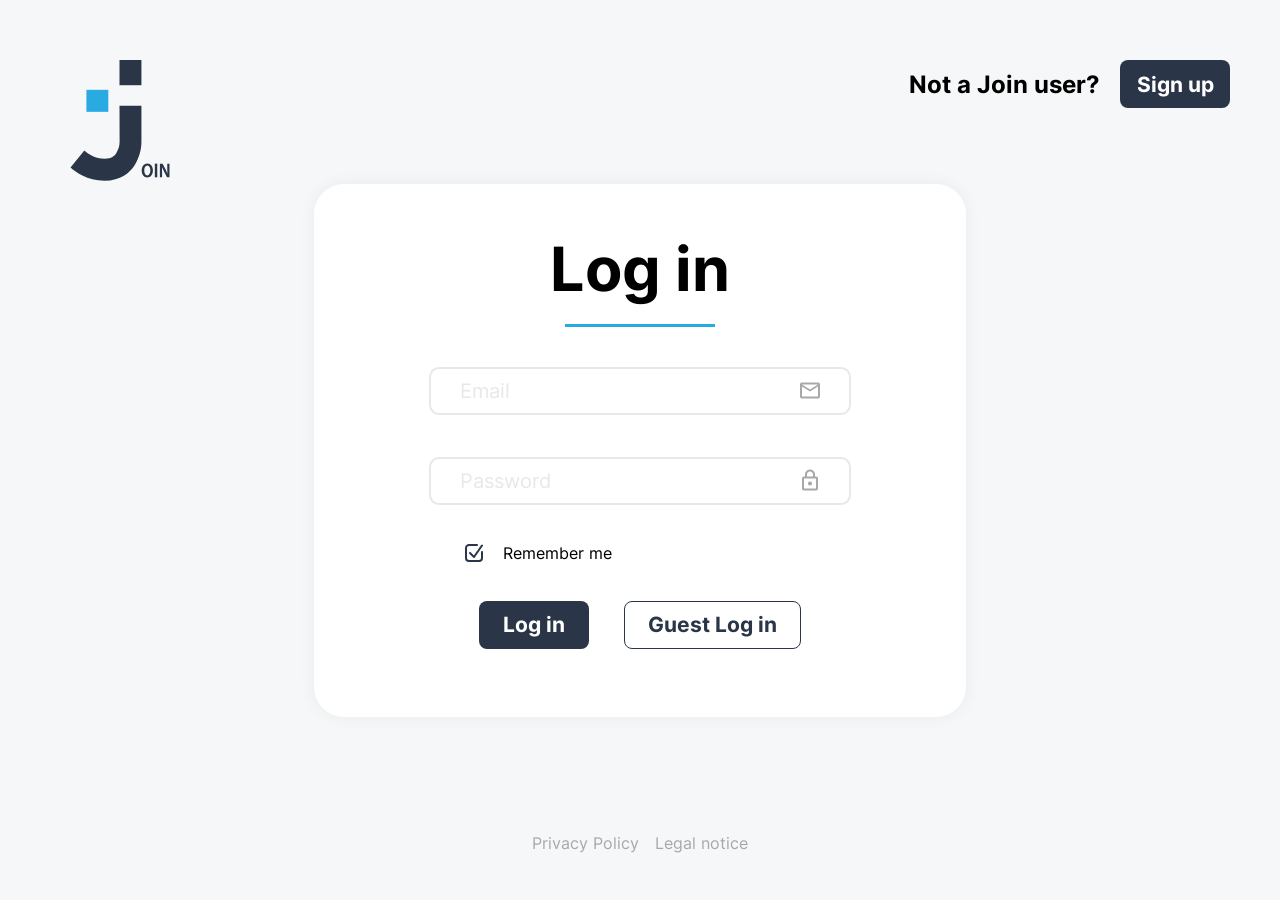
<file: index.html>
<!DOCTYPE html>
<html lang="en">

<head>
  <meta charset="UTF-8">
  <meta name="viewport" content="width=device-width, initial-scale=1.0">
  <title>Join</title>
  <link rel="icon" type="image/svg" href="./assets/img/LogoFavicon.svg">

  <script src="./js/storage.js"></script>
  <script src="html.js"></script>
  <script src="script.js"></script>


  <link rel="stylesheet" href="style.css" />
  <link rel="stylesheet" href="./css/mobile_index.css">
  <link rel="stylesheet" href="./fonts.css" />

</head>

<body onload="init()">
  <div class="mobile-start-screen">
    <svg class="mobile-logo" xmlns="http://www.w3.org/2000/svg" width="101" height="122" viewBox="0 0 101 122"
      fill="none">
      <path d="M71.6725 0H49.5146V25.4923H71.6725V0Z" fill="white" />
      <path
        d="M49.5142 46.2251H71.6721V82.1779C71.7733 90.8292 69.3112 99.3153 64.5986 106.557C59.9455 113.594 50.963 121.966 34.3446 121.966C16.2434 121.966 5.69286 113.406 0 108.715L13.9765 91.4743C19.533 96.0112 24.885 99.7435 34.4299 99.7435C41.6567 99.7435 44.5372 96.7988 46.2247 94.2307C48.5186 90.6637 49.7052 86.4923 49.6335 82.2464L49.5142 46.2251Z"
        fill="white" />
      <path d="M38.2135 30.1318H16.0557V52.3884H38.2135V30.1318Z" fill="#29ABE2" />
      <path
        d="M83.2795 111.522C83.2795 116.265 80.8762 118.815 77.5184 118.815C74.1607 118.815 71.9619 115.785 71.9619 111.762C71.9619 107.739 74.2288 104.554 77.7059 104.554C81.183 104.554 83.2795 107.687 83.2795 111.522ZM74.5356 111.711C74.5356 114.57 75.6776 116.675 77.6377 116.675C79.5978 116.675 80.7057 114.45 80.7057 111.539C80.7057 108.988 79.6831 106.592 77.6377 106.592C75.5924 106.592 74.5356 108.903 74.5356 111.711Z"
        fill="white" />
      <path d="M87.6771 104.76V118.593H85.2227V104.76H87.6771Z" fill="white" />
      <path
        d="M90.3359 118.593V104.76H93.0631L95.9947 110.461C96.7494 111.952 97.4209 113.483 98.006 115.049C97.8526 113.337 97.7844 111.368 97.7844 109.177V104.76H100.034V118.593H97.4946L94.5289 112.772C93.7437 111.243 93.0438 109.671 92.4324 108.064C92.4324 109.776 92.5517 111.711 92.5517 114.09V118.576L90.3359 118.593Z"
        fill="white" />
    </svg>
  </div>
  <div class="main-container-index">

    <svg class="main-logo" width="274" height="335" viewBox="0 0 274 335" fill="none"
      xmlns="http://www.w3.org/2000/svg">
      <path d="M196.314 0H135.623V69.8251H196.314V0Z" fill="#2A3647" />
      <path
        d="M135.623 126.614H196.315V225.091C196.592 248.787 189.848 272.031 176.94 291.868C164.195 311.141 139.591 334.072 94.0723 334.072C44.4917 334.072 15.5931 310.626 0 297.777L38.2825 250.554C53.5021 262.981 68.1615 273.204 94.3057 273.204C114.101 273.204 121.99 265.138 126.612 258.104C132.896 248.334 136.146 236.908 135.95 225.279L135.623 126.614Z"
        fill="#2A3647" />
      <path d="M104.67 82.5332H43.9781V143.495H104.67V82.5332Z" fill="#29ABE2" />
      <path
        d="M228.108 305.467C228.108 318.456 221.525 325.444 212.328 325.444C203.131 325.444 197.108 317.143 197.108 306.123C197.108 295.103 203.318 286.381 212.842 286.381C222.366 286.381 228.108 294.962 228.108 305.467ZM204.158 305.983C204.158 313.814 207.286 319.582 212.655 319.582C218.024 319.582 221.058 313.486 221.058 305.514C221.058 298.526 218.257 291.961 212.655 291.961C207.053 291.961 204.158 298.292 204.158 305.983Z"
        fill="#2A3647" />
      <path d="M240.153 286.944V324.834H233.43V286.944H240.153Z" fill="#2A3647" />
      <path
        d="M247.436 324.834V286.944H254.905L262.935 302.56C265.002 306.643 266.842 310.838 268.444 315.127C268.024 310.438 267.837 305.045 267.837 299.042V286.944H274V324.834H267.044L258.92 308.89C256.77 304.702 254.853 300.397 253.178 295.994C253.178 300.684 253.505 305.983 253.505 312.501V324.787L247.436 324.834Z"
        fill="#2A3647" />
    </svg>

    <div class="sing-up-header">
      <h2>Not a Join user?</h2>
      <button class="btn-log-in" onclick="renderSignUp()">Sign up</button>
    </div>

    <div id="log_container" class="log-container">

    </div>
    <div id="sing_up_mobile" class="sing-up-header-mobile">
      <h2>Not a Join user?</h2>
      <button class="btn-log-in btn-log-mobile" onclick="renderSignUp()">Sign up</button>
    </div>
  </div>
  </div>

  <div class="footer-text-container">
    <a class="footer-text" href="privacy_policy_without_log_in.html" target="_blank">Privacy Policy</a>
    <a class="footer-text" href="legal_notice_without_log_in.html" target="_blank">Legal notice</a>
  </div>

</body>

</html>
</file>
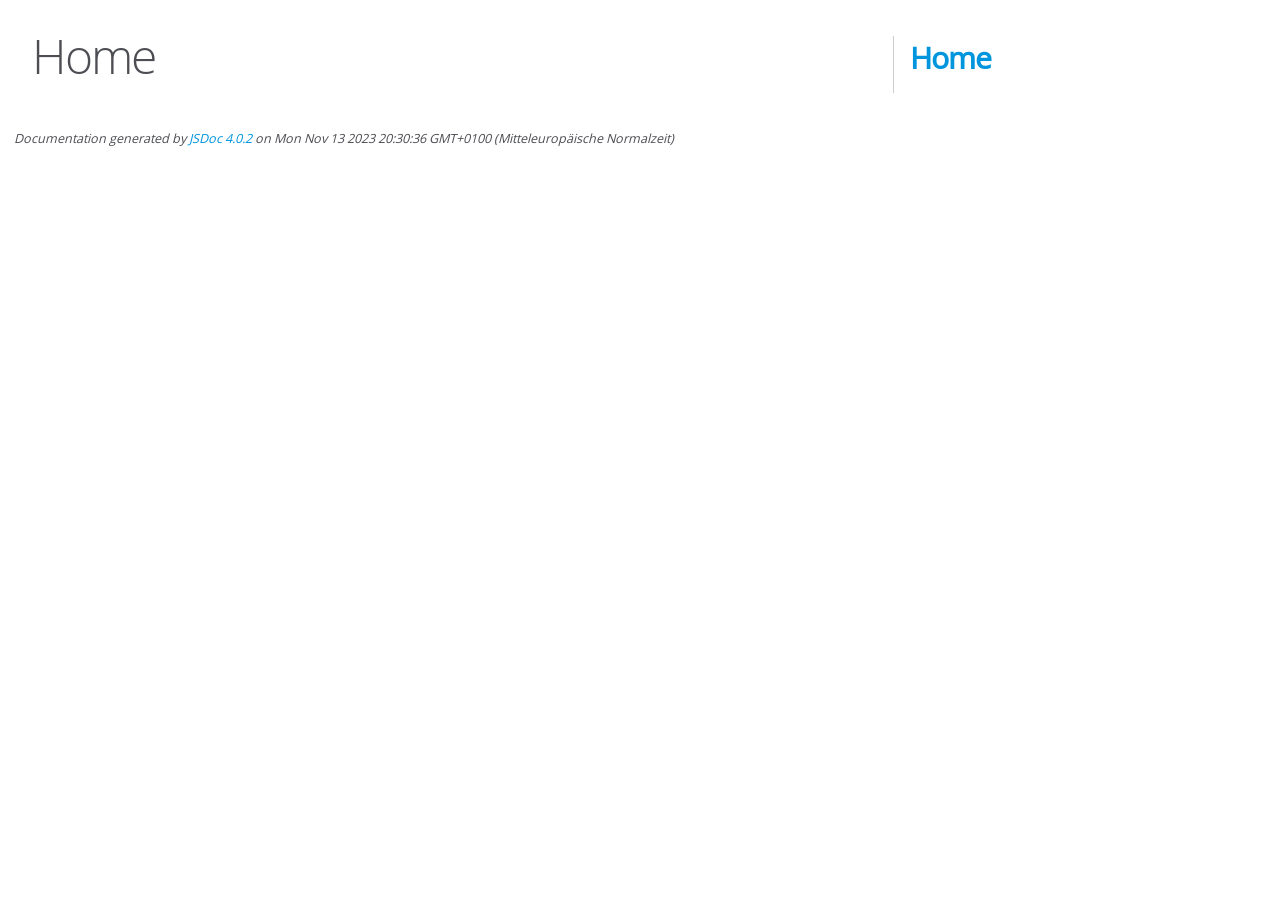
<file: out/index.html>
<!DOCTYPE html>
<html lang="en">
<head>
    <meta charset="utf-8">
    <title>JSDoc: Home</title>

    <script src="scripts/prettify/prettify.js"> </script>
    <script src="scripts/prettify/lang-css.js"> </script>
    <!--[if lt IE 9]>
      <script src="//html5shiv.googlecode.com/svn/trunk/html5.js"></script>
    <![endif]-->
    <link type="text/css" rel="stylesheet" href="styles/prettify-tomorrow.css">
    <link type="text/css" rel="stylesheet" href="styles/jsdoc-default.css">
</head>

<body>

<div id="main">

    <h1 class="page-title">Home</h1>

    



    


    <h3> </h3>










    









</div>

<nav>
    <h2><a href="index.html">Home</a></h2>
</nav>

<br class="clear">

<footer>
    Documentation generated by <a href="https://github.com/jsdoc/jsdoc">JSDoc 4.0.2</a> on Mon Nov 13 2023 20:30:36 GMT+0100 (Mitteleuropäische Normalzeit)
</footer>

<script> prettyPrint(); </script>
<script src="scripts/linenumber.js"> </script>
</body>
</html>
</file>
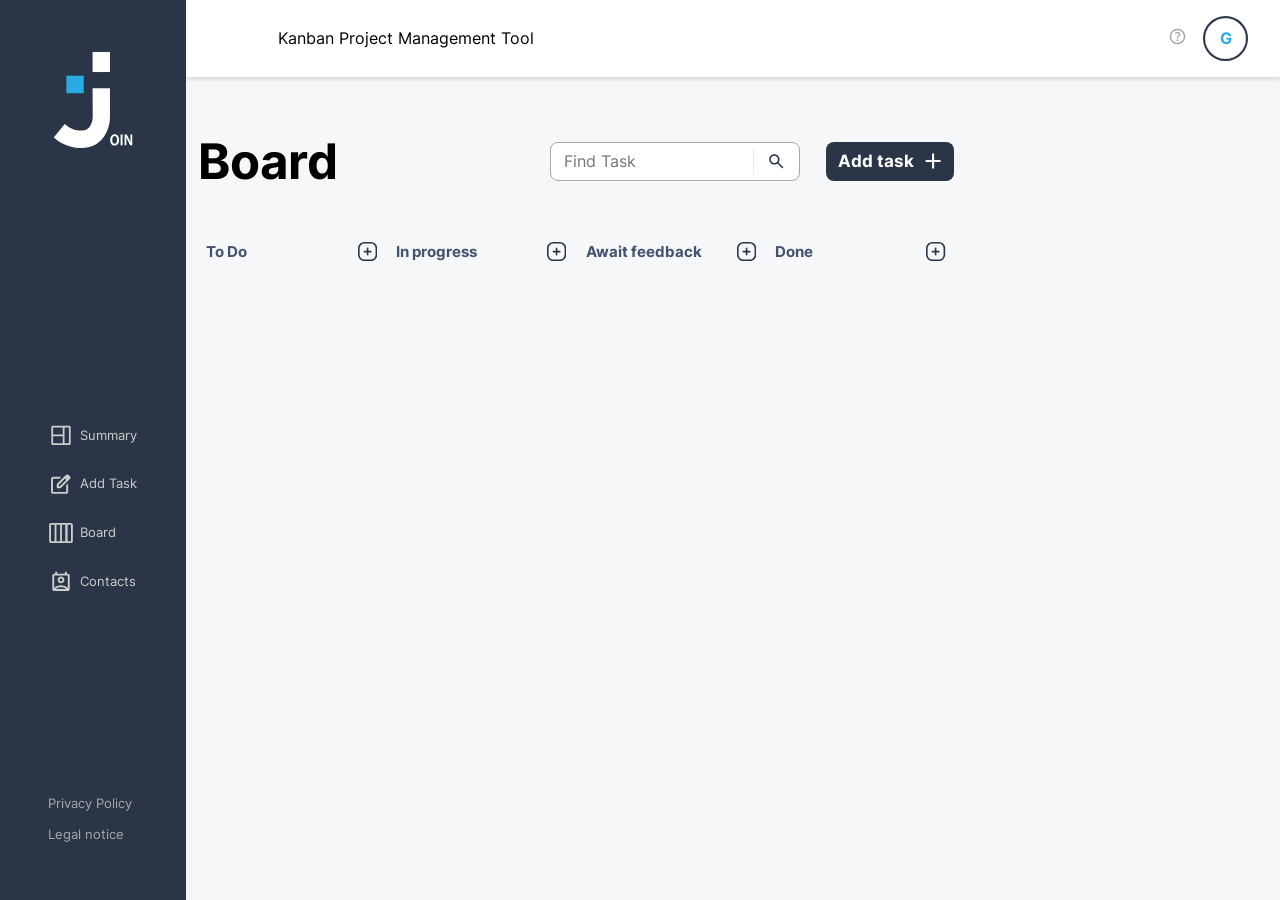
<file: board.html>
<!DOCTYPE html>
<html lang="en">

<head>
	<meta charset="UTF-8" />
	<meta name="viewport" content="width=device-width, initial-scale=1.0" />
	<title>Join</title>
	<link rel="icon" type="image/svg" href="./assets/img/LogoFavicon.svg" />
	<link rel="stylesheet" href="./css/sidebar-header_template.css" />
	<link rel="stylesheet" href="./css/board.css" />
	<link rel="stylesheet" href="./css/slider.css" />
	<link rel="stylesheet" href="./css/mobile-header-footer.css" />
	<link rel="stylesheet" href="./css/add-task-slider.css" />
	<link rel="stylesheet" href="./css/edit-board-slider.css" />
	<link rel="stylesheet" href="./fonts.css" />
	<link rel="stylesheet" href="style.css" />
	<link rel="stylesheet" href="./css/mobile_board.css" />
	
	<script src="./js/contacts_generate_html.js"></script>
	<script src="./js/storage.js"></script>
	<script src="./script.js"></script>
	<script src="./js/render-board.js"></script>
	<script src="./js/render-add-task-slider.js"></script>
	<script src="./js/task-move-to.js"></script>
	<script src="./js/board.js"></script>
	<script src="./js/sidebar-header.js"></script>
	<script src="./js/add-task-slider.js"></script>
	<script src="./js/task-open.js"></script>
	<script src="./js/task-edit.js"></script>
	<script src="./js/slider.js"></script>
</head>

<body class="mobile-body" onload="includeHTML(); initBoard();">
	<div class="w3include-container">
		<!-- sidebar template -->
		<div w3-include-html="assets/templates/sidebar_template.html"></div>

		<main id="main_container_board" class="main-container-board">
			<!-- header template -->
			<div w3-include-html="assets/templates/header_template.html" class="w3-header"></div>
			<!-- board container -->
			<div class="board-container">
				<!-- board Header -->
				<div class="board-head">
					<h1>Board</h1>
					<div id="search_on_task_container">
						<div id="input_section">
							<input id="find_task" type="text" placeholder="Find Task"
								onkeyup="searchTask(); setTimeout(closeFilter(),1000)" />
							<div class="task-search-field">
								<div class="seperator"></div>
								<div class="search-button" onclick="searchTask()">
									<svg width="1.8rem" height="1.8rem" viewBox="0 0 18 18" fill="none"
										xmlns="http://www.w3.org/2000/svg">
										<path
											d="M6.71181 13.2137C4.89463 13.2137 3.35669 12.5843 2.098 11.3256C0.839307 10.0669 0.209961 8.52899 0.209961 6.71181C0.209961 4.89463 0.839307 3.35669 2.098 2.098C3.35669 0.839307 4.89463 0.209961 6.71181 0.209961C8.52899 0.209961 10.0669 0.839307 11.3256 2.098C12.5843 3.35669 13.2137 4.89463 13.2137 6.71181C13.2137 7.44535 13.097 8.13721 12.8636 8.7874C12.6302 9.43758 12.3134 10.0127 11.9133 10.5129L17.5149 16.1145C17.6983 16.2979 17.79 16.5313 17.79 16.8147C17.79 17.0981 17.6983 17.3315 17.5149 17.5149C17.3315 17.6983 17.0981 17.79 16.8147 17.79C16.5313 17.79 16.2979 17.6983 16.1145 17.5149L10.5129 11.9133C10.0127 12.3134 9.43758 12.6302 8.7874 12.8636C8.13721 13.097 7.44535 13.2137 6.71181 13.2137ZM6.71181 11.2131C7.96217 11.2131 9.02497 10.7755 9.90022 9.90022C10.7755 9.02497 11.2131 7.96217 11.2131 6.71181C11.2131 5.46145 10.7755 4.39865 9.90022 3.5234C9.02497 2.64815 7.96217 2.21053 6.71181 2.21053C5.46145 2.21053 4.39865 2.64815 3.5234 3.5234C2.64815 4.39865 2.21053 5.46145 2.21053 6.71181C2.21053 7.96217 2.64815 9.02497 3.5234 9.90022C4.39865 10.7755 5.46145 11.2131 6.71181 11.2131Z"
											fill="#2A3647"></path>
									</svg>
								</div>
							</div>
						</div>
						<div id="no_task_found">No tasks found!</div>
					</div>
					<div id="add_task_button" onclick="loadAddTaskSlider('to-do')">
						<div>
							<span class="mobile-d-none">Add task</span>
							<svg width="2.0rem" height="2.0rem" viewBox="0 0 20 20" fill="none"
								xmlns="http://www.w3.org/2000/svg">
								<path
									d="M8.73438 11.3327H0.734375V8.66602H8.73438V0.666016H11.401V8.66602H19.401V11.3327H11.401V19.3327H8.73438V11.3327Z"
									fill="white"></path>
							</svg>
						</div>
					</div>
				</div>

				<!-- Board Content Colums-->
				<div id="board_content">
					<div id="board_todo_section" class="column-section">
						<!-- Tasks Column Header -->
						<div id="board_todo_section_head" class="column-title-area">
							<h3>To Do</h3>
							<svg onclick="loadAddTaskSlider('to-do')" width="2.4rem" height="2.4rem" viewBox="0 0 24 24"
								fill="none" xmlns="http://www.w3.org/2000/svg"
								onclick="addTaskSlider('to-do'); handleInputFocus();">
								<path d="M12 8V16" stroke="#2A3647" stroke-width="2" stroke-linecap="round"></path>
								<path d="M16 12.0754L8 12.0754" stroke="#2A3647" stroke-width="2"
									stroke-linecap="round"></path>
								<rect x="1" y="1" width="22" height="22" rx="7" stroke="#2A3647" stroke-width="2">
								</rect>
							</svg>
						</div>

						<!-- To Do Task Drop Zone-->
						<div id="to-do" class="column-drop-zone" ondrop="moveTo('to-do'); removeHighlight('to-do')"
							ondragover="allowDrop(event), highlight('to-do')" ondragleave="removeHighlight('to-do')"
							style="padding: 0px; height: 100%">
							<!-- Task Card -->
						</div>
					</div>

					<div id="board_in_progress_section" class="column-section">
						<!-- Tasks Column Header -->
						<div id="board_in_porogress_section_head" class="column-title-area">
							<h3>In progress</h3>
							<svg onclick="loadAddTaskSlider('in-progress')" width="2.4rem" height="2.4rem"
								viewBox="0 0 24 24" fill="none" xmlns="http://www.w3.org/2000/svg"
								onclick="addTaskSlider('in-progress'); handleInputFocus();">
								<path d="M12 8V16" stroke="#2A3647" stroke-width="2" stroke-linecap="round"></path>
								<path d="M16 12.0754L8 12.0754" stroke="#2A3647" stroke-width="2"
									stroke-linecap="round"></path>
								<rect x="1" y="1" width="22" height="22" rx="7" stroke="#2A3647" stroke-width="2">
								</rect>
							</svg>
						</div>
						<!-- In Progress Task Drop Zone-->
						<div id="in-progress" class="column-drop-zone"
							ondrop="moveTo('in-progress'); removeHighlight('in-progress')"
							ondragover="allowDrop(event), highlight('in-progress')"
							ondragleave="removeHighlight('in-progress')" style="padding: 0px; height: 100%">
							<!-- Task Card -->
						</div>
					</div>

					<div id="board_await_feedback_section" class="column-section">
						<!-- Tasks Column Header -->
						<div id="board_await_feedback_section_head" class="column-title-area">
							<h3>Await feedback</h3>
							<svg onclick="loadAddTaskSlider('await-feedback')" width="2.4rem" height="2.4rem"
								viewBox="0 0 24 24" fill="none" xmlns="http://www.w3.org/2000/svg"
								onclick="addTaskSlider('await-feedback'); handleInputFocus();">
								<path d="M12 8V16" stroke="#2A3647" stroke-width="2" stroke-linecap="round"></path>
								<path d="M16 12.0754L8 12.0754" stroke="#2A3647" stroke-width="2"
									stroke-linecap="round"></path>
								<rect x="1" y="1" width="22" height="22" rx="7" stroke="#2A3647" stroke-width="2">
								</rect>
							</svg>
						</div>
						<!-- Await Feedback Task Drop Zone-->
						<div id="await-feedback" class="column-drop-zone"
							ondrop="moveTo('await-feedback'); removeHighlight('await-feedback')"
							ondragover="allowDrop(event), highlight('await-feedback')"
							ondragleave="removeHighlight('await-feedback')" style="padding: 0px; height: 100%">
							<!-- Task Card -->
						</div>
					</div>

					<div id="board_done_section" class="column-section">
						<!-- Tasks Column Header -->
						<div class="column-title-area">
							<h3 id="board_done_section_head">Done</h3>
							<svg onclick="loadAddTaskSlider('done')" width="2.4rem" height="2.4rem" viewBox="0 0 24 24"
								fill="none" xmlns="http://www.w3.org/2000/svg"
								onclick="addTaskSlider('done'); handleInputFocus();">
								<path d="M12 8V16" stroke="#2A3647" stroke-width="2" stroke-linecap="round"></path>
								<path d="M16 12.0754L8 12.0754" stroke="#2A3647" stroke-width="2"
									stroke-linecap="round"></path>
								<rect x="1" y="1" width="22" height="22" rx="7" stroke="#2A3647" stroke-width="2">
								</rect>
							</svg>
						</div>
						<!-- Done Task Drop Zone-->
						<div id="done" class="column-drop-zone" ondrop="moveTo('done'); removeHighlight('done')"
							ondragover="allowDrop(event), highlight('done')" ondragleave="removeHighlight('done')"
							style="padding: 0px; height: 100%">
							<!-- Task Card -->
						</div>
					</div>
				</div>

				<!-- Task Open Content Slider-->
				<div id="task_overlay_bg" class="slider-center d-none"
					onclick="hideTaskOpen('task_open_overlay_frame')"></div>

				<!-- Task Added to Board -->
				<div id="task_added_to_board" class="slider-center d-none">
					<div class="task-added-on-board">
						<div>Task added to board</div>
						<svg xmlns="http://www.w3.org/2000/svg" width="31" height="26" viewBox="0 0 31 26" fill="none">
							<path
								d="M23.4544 2.77273L23.4545 23.2271C23.4538 23.8296 23.2142 24.4074 22.7881 24.8334C22.362 25.2595 21.7843 25.4992 21.1817 25.4998L16.6363 25.4998C16.0338 25.4992 15.456 25.2595 15.03 24.8334C14.6039 24.4074 14.3642 23.8296 14.3636 23.2271L14.3636 2.77273C14.3642 2.17015 14.6039 1.59243 15.03 1.16635C15.456 0.740262 16.0338 0.500623 16.6363 0.50002L21.1817 0.50002C21.7843 0.500623 22.362 0.740262 22.7881 1.16635C23.2142 1.59243 23.4538 2.17015 23.4544 2.77273ZM16.6363 23.2271L21.1817 23.2271L21.1817 2.77273L16.6363 2.77273L16.6363 23.2271ZM16.6363 2.77273L16.6363 23.2271C16.6357 23.8296 16.3961 24.4073 15.97 24.8334C15.5439 25.2595 14.9662 25.4991 14.3636 25.4997L9.81823 25.4997C9.21566 25.4991 8.63794 25.2595 8.21185 24.8334C7.78577 24.4073 7.54613 23.8296 7.54553 23.227L7.54553 2.7727C7.54613 2.17013 7.78577 1.59241 8.21185 1.16632C8.63793 0.740238 9.21566 0.500602 9.81823 0.5L14.3636 0.499999C14.9662 0.500602 15.5439 0.740238 15.97 1.16632C16.3961 1.59241 16.6357 2.17015 16.6363 2.77273ZM9.81823 23.227L14.3636 23.2271L14.3636 2.77273L9.81823 2.7727L9.81823 23.227ZM9.81823 2.7727L9.81823 23.227C9.81763 23.8296 9.57799 24.4073 9.15191 24.8334C8.72582 25.2595 8.1481 25.4991 7.54553 25.4997L3.00012 25.4997C2.39755 25.4991 1.81983 25.2595 1.39374 24.8334C0.967657 24.4073 0.728019 23.8296 0.727417 23.227L0.727416 2.7727C0.728018 2.17013 0.967656 1.59241 1.39374 1.16632C1.81982 0.740238 2.39755 0.500603 3.00012 0.5L7.54553 0.5C8.1481 0.500602 8.72582 0.740238 9.1519 1.16632C9.57799 1.59241 9.81763 2.17013 9.81823 2.7727ZM3.00012 23.227L7.54553 23.227L7.54553 2.7727L3.00012 2.7727L3.00012 23.227Z"
								fill="white" />
							<path
								d="M30.2726 2.77298L30.2726 23.2273C30.272 23.8299 30.0323 24.4076 29.6062 24.8337C29.1802 25.2598 28.6024 25.4994 27.9999 25.5L23.4545 25.5C22.8519 25.4994 22.2742 25.2598 21.8481 24.8337C21.422 24.4076 21.1824 23.8296 21.1817 23.2271L21.1817 2.77273C21.1823 2.17015 21.422 1.59268 21.8481 1.1666C22.2742 0.740514 22.8519 0.500876 23.4544 0.500274L27.9999 0.500273C28.6024 0.500876 29.1801 0.740514 29.6062 1.1666C30.0323 1.59268 30.272 2.1704 30.2726 2.77298ZM23.4545 23.2271L27.9999 23.2273L27.9999 2.77298L23.4544 2.77273L23.4545 23.2271Z"
								fill="white" />
						</svg>
					</div>
				</div>
			</div>
			<div w3-include-html="assets/templates/mobile_sidebar_template.html"></div>
		</main>
	</div>
</body>

</html>
</file>
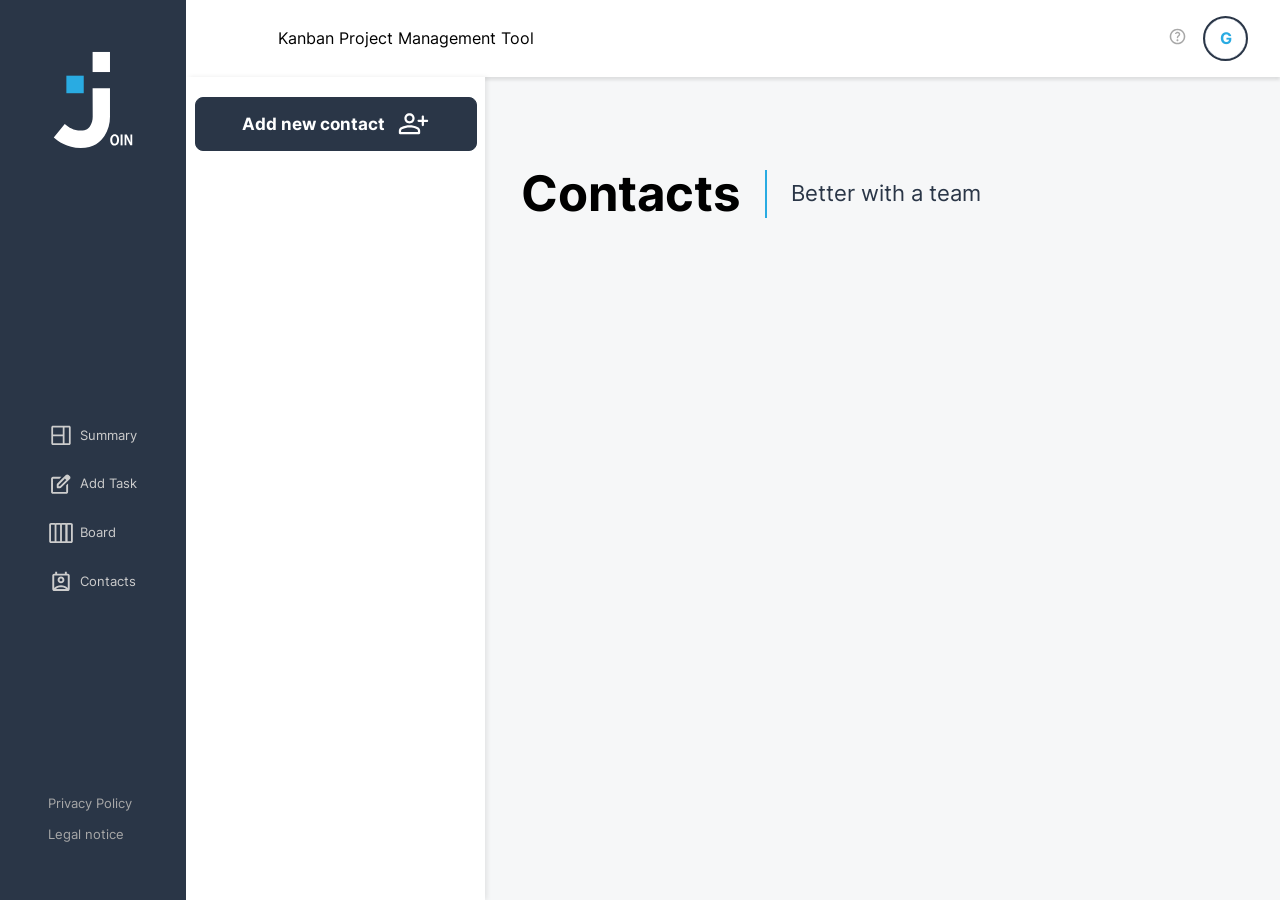
<file: contacts.html>
<!DOCTYPE html>
<html lang="en">

<head>
  <meta charset="UTF-8" />
  <meta name="viewport" content="width=device-width, initial-scale=1.0" />
  <title>Join</title>

    <link rel="icon" type="image/svg" href="./assets/img/LogoFavicon.svg"/>    

    <link rel="stylesheet" href="style.css"/>
    <link rel="stylesheet" href="./fonts.css"/>
    <link rel="stylesheet" href="./css/add_task.css"/>
    <link rel="stylesheet" href="./css/sidebar-header_template.css"/>
    <link rel="stylesheet" href="./css/mobile-header-footer.css"/>
    <link rel="stylesheet" href="./css/contacts.css"/>
    <link rel="stylesheet" href="./css/contacts-overlay.css"/>
    <link rel="stylesheet" href="./css/contacts-mobile.css"/>

    <script src="./js/contacts_generate_html.js"></script>
    <script src="./js/storage.js"></script>
    <script src="./script.js"></script>
    <script src="./js/sidebar-header.js"></script>
    <script src="./js/add_task.js"></script>
    <script src="html.js"></script>
    <script src="./js/contacts.js"></script>
    <script src="./js/contacts_overlay_and_mobile.js"></script>
    <script src="./js/board.js"></script>
    <script src="./js/render-board.js"></script>
  </head>

  <body onload="includeHTML(), initContacts()">
    <div class="w3include-container">
      <div w3-include-html="assets/templates/sidebar_template.html"></div>
      <main>
        <div class="resp-position-fixed" w3-include-html="assets/templates/header_template.html"></div>
        <div class="contacts-main">
          <div id="add_new_contact_main" class="add-new-contact-main">
            <div class="contact-list">
              <div class="primary-contact" onclick="showOverlay()">Add new contact <img src="./assets/img/primary-contact-icon.svg"/>
              </div>              
              <div id="contact_container"></div>
            </div>            
          </div>
          

          <div id="contacts_container_right" class="contacts-container-right show-responsive-details">
            <div class="contacts-better-container">
              <div id="resp_arrow_back" class="resp-arrow-back d-none" onclick="closeResponsiveDetails()">
                <img class="responsive-arrow-back" src="./assets/img/arrow-left-line.svg"></div>
              <div class="contacts-letter">Contacts</div>
              <div class="vector-line"></div>
              <div class="better-team">Better with a team</div>
              <div class="horizontal-vector-line d-none"></div>

            </div>

            <div id="show_contact_details" class="show-contact-details d-none" onclick="showContactDetails()">
            </div>
            <div id="contact_succesfully_created" class="contact-succesfully-created">Contact succesfully created</div>
          </div>
        </div>    

        <form>
          <div id="add_new_contact" class="overlay-add-contact d-none">
            <div class="overlay-container-left"><img class="add-contact-overlay-icon" src="./assets/img/join-overlay-icon-white.svg"/>
              <div class="overlay-letter-add-contact">Add contact
                <div class="overlay-letters-better">Tasks are better with a team!
                </div>
                <div class="overlay-vectorline-horizontal"></div>
              </div>
            </div>

            <div class="overlay-container-right">
              <div class="overlay-close" id="cancel_overlay" onclick="cancelOverlay()">
                <img class="oyerlay-close-img" id="overlay_close_img" src="./assets/img/cancel.svg" />                  
              </div>
              <div class="overlay-add-contact-container">
                <div class="overlay-input-data"><input type="text" id="contact_Name" required placeholder="Name"/>
                  <img class="overlay-contact-icons" src="./assets/img/overlay-person.svg"/>
                </div>
                <div class="overlay-input-data"><input type="email" id="contact_Email" required placeholder="Email"/>
                  <img class="overlay-contact-icons" src="./assets/img/overlay-mail.svg"/>
                </div>
                <div class="overlay-input-data"><input type="tel" id="contact_Phone" required placeholder="Phone" pattern="[0-9]*" inputmode="numeric"/>
                  <img class="overlay-contact-icons" src="./assets/img/overlay-call.svg"/>
                </div>
              </div>
              <div class="cancel-and-create-container">
                <div id="overlay_cancel_button" class="overlay-cancel-button" onclick="cancelOverlay()">Cancel
                  <svg xmlns="http://www.w3.org/2000/svg" width="24" height="25" viewBox="0 0 24 25" fill="none">
                    <mask id="mask0_71720_5473" style="mask-type: alpha" maskUnits="userSpaceOnUse" x="0" y="0" width="24" height="25">
                      <rect y="0.96582" width="24" height="24" fill="#D9D9D9"/>
                    </mask>
                    <g mask="url(#mask0_71720_5473)">
                      <path d="M11.9998 14.3659L7.0998 19.2659C6.91647 19.4492 6.68314 19.5409 6.3998 19.5409C6.11647 19.5409 5.88314 19.4492 5.6998 19.2659C5.51647 19.0825 5.4248 18.8492 5.4248 18.5659C5.4248 18.2825 5.51647 18.0492 5.6998 17.8659L10.5998 12.9659L5.6998 8.06587C5.51647 7.88254 5.4248 7.6492 5.4248 7.36587C5.4248 7.08254 5.51647 6.8492 5.6998 6.66587C5.88314 6.48254 6.11647 6.39087 6.3998 6.39087C6.68314 6.39087 6.91647 6.48254 7.0998 6.66587L11.9998 11.5659L16.8998 6.66587C17.0831 6.48254 17.3165 6.39087 17.5998 6.39087C17.8831 6.39087 18.1165 6.48254 18.2998 6.66587C18.4831 6.8492 18.5748 7.08254 18.5748 7.36587C18.5748 7.6492 18.4831 7.88254 18.2998 8.06587L13.3998 12.9659L18.2998 17.8659C18.4831 18.0492 18.5748 18.2825 18.5748 18.5659C18.5748 18.8492 18.4831 19.0825 18.2998 19.2659C18.1165 19.4492 17.8831 19.5409 17.5998 19.5409C17.3165 19.5409 17.0831 19.4492 16.8998 19.2659L11.9998 14.3659Z"
                        fill="#2A3647"/>
                    </g>
                  </svg>
                </div>

                <button id="overlay_create_contact_button" class="overlay-create-contact-button" onclick="addNewContact(event)">Create contact

                  <img src="./assets/img/overlay-ok.svg" />
                </button>
              </div>
              <div id="overlay_contact_circle" class="overlay-contact-circle">
                <img id="contact_gray" class="contact-gray" src="./assets/img/contacts-circle-grey.svg"/>
                <img id="contact_person_white" class="contact-person-white" src="./assets/img/person-white.svg"/>

              </div>
            </div>
          </div>

        </form>

        <div id="handle_resp_contact_container" class="handle-resp-contact-container">            
            <img id="handle_resp_contact_icon" class="resp-contact-icon" src="./assets/img/primary-contact-icon.svg" onclick="showOverlay()"/>          
        </div>       


        </div>
      </div>

      <div class="resp-footer" w3-include-html="assets/templates/mobile_sidebar_template.html">
      </div>
    </main>
  </div>
</body>

</html>
</file>
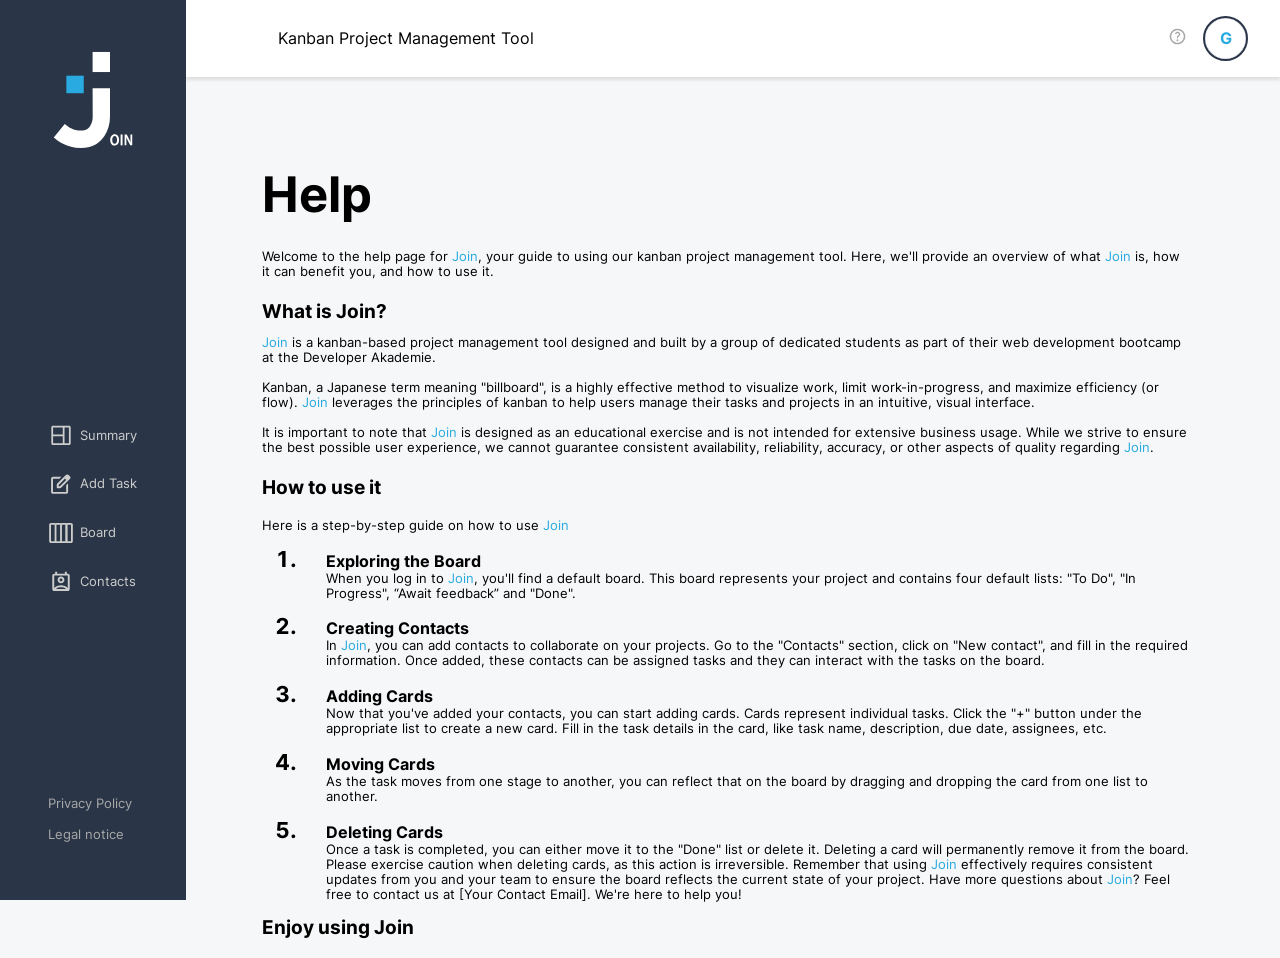
<file: help.html>
<!DOCTYPE html>
<html lang="en">

<head>
	<meta charset="UTF-8" />
	<meta name="viewport" content="width=device-width, initial-scale=1.0" />
	<title>Join</title>
	<link rel="icon" type="image/svg" href="./assets/img/LogoFavicon.svg">
	<link rel="stylesheet" href="./css/sidebar-header_template.css" />
	<link rel="stylesheet" href="./css/mobile-header-footer.css">
	<link rel="stylesheet" href="./fonts.css" />
	<link rel="stylesheet" href="style.css">
	<link rel="stylesheet" href="./css/help.css">
	<script src="./js/storage.js"></script>
	<script src="script.js"></script>
	<script src="./js/sidebar-header.js"></script>


</head>

<body onload="includeHTML(), initSidePages()">
	<div class="w3include-container">
		<div w3-include-html="assets/templates/sidebar_template.html"></div>
		<main class="main-content-help">
			<div w3-include-html="assets/templates/header_template.html" class="w3-header"></div>

			<div class="help-content">

				<div class="help-header1">
					<h1>Help</h1>

				</div>
				<p class="pb-24">Welcome to the help page for <span>Join</span>, your guide to using our kanban project
					management
					tool. Here,
					we'll provide an overview of what <span>Join</span> is, how it can benefit you, and how to use it.
				</p>
				<H2 class="pb-16">What is Join?</H2>
				<p class="pb-24"><span>Join</span> is a kanban-based project management tool designed and built by a
					group of
					dedicated students as
					part of their web development bootcamp at the Developer Akademie.
					<br>
					<br>
					Kanban, a Japanese term meaning "billboard", is a highly effective method to visualize work, limit
					work-in-progress, and maximize efficiency (or flow). <span>Join</span> leverages the principles of
					kanban to help
					users manage their tasks and projects in an intuitive, visual interface.
					<br>
					<br>
					It is important to note that <span>Join</span> is designed as an educational exercise and is not
					intended for
					extensive business usage. While we strive to ensure the best possible user experience, we cannot
					guarantee consistent availability, reliability, accuracy, or other aspects of quality regarding
					<span>Join</span>.
				</p>
				<H2 class="pb-24">How to use it</H2>
				<p class="pb-16">Here is a step-by-step guide on how to use <span>Join</span></p>
				<ol>
					<li>
						<div>Exploring the Board</div>

						<p class="pb-16">When you log in to <span>Join</span>, you'll find a default board. This board
							represents
							your project and
							contains four default lists: "To Do", "In Progress", “Await feedback” and "Done".</p>
					</li>
					<li>
						<div>Creating Contacts</div>

						<p class="pb-16">In <span>Join</span>, you can add contacts to collaborate on your projects. Go
							to the
							"Contacts" section,
							click on "New contact", and fill in the required information. Once added, these contacts can
							be assigned tasks and they can interact with the tasks on the board.</p>
					</li>
					<li>
						<div>Adding Cards</div>

						<p class="pb-16">Now that you've added your contacts, you can start adding cards. Cards
							represent individual
							tasks. Click the "+" button under the appropriate list to create a new card. Fill in the
							task details in the card, like task name, description, due date, assignees, etc.</p>
					</li>
					<li>
						<div>Moving Cards</div>

						<p class="pb-16">As the task moves from one stage to another, you can reflect that on the board
							by dragging
							and dropping the card from one list to another.</p>
					</li>
					<li>
						<div>Deleting Cards</div>

						<p class="pb-16">Once a task is completed, you can either move it to the "Done" list or delete
							it. Deleting a
							card will permanently remove it from the board. Please exercise caution when deleting cards,
							as
							this action is irreversible.
							Remember that using <span>Join</span> effectively requires consistent updates from you and
							your team to
							ensure the board reflects the current state of your project. Have more questions about
							<span>Join</span>?
							Feel free to contact us at [Your Contact Email]. We're here
							to help you!
						</p>
					</li>
				</ol>
				<h2 class="pb-24">Enjoy using Join</h2>

			</div>
			<div w3-include-html="assets/templates/mobile_sidebar_template.html"></div>
		</main>
	</div>
</body>

</html>
</file>
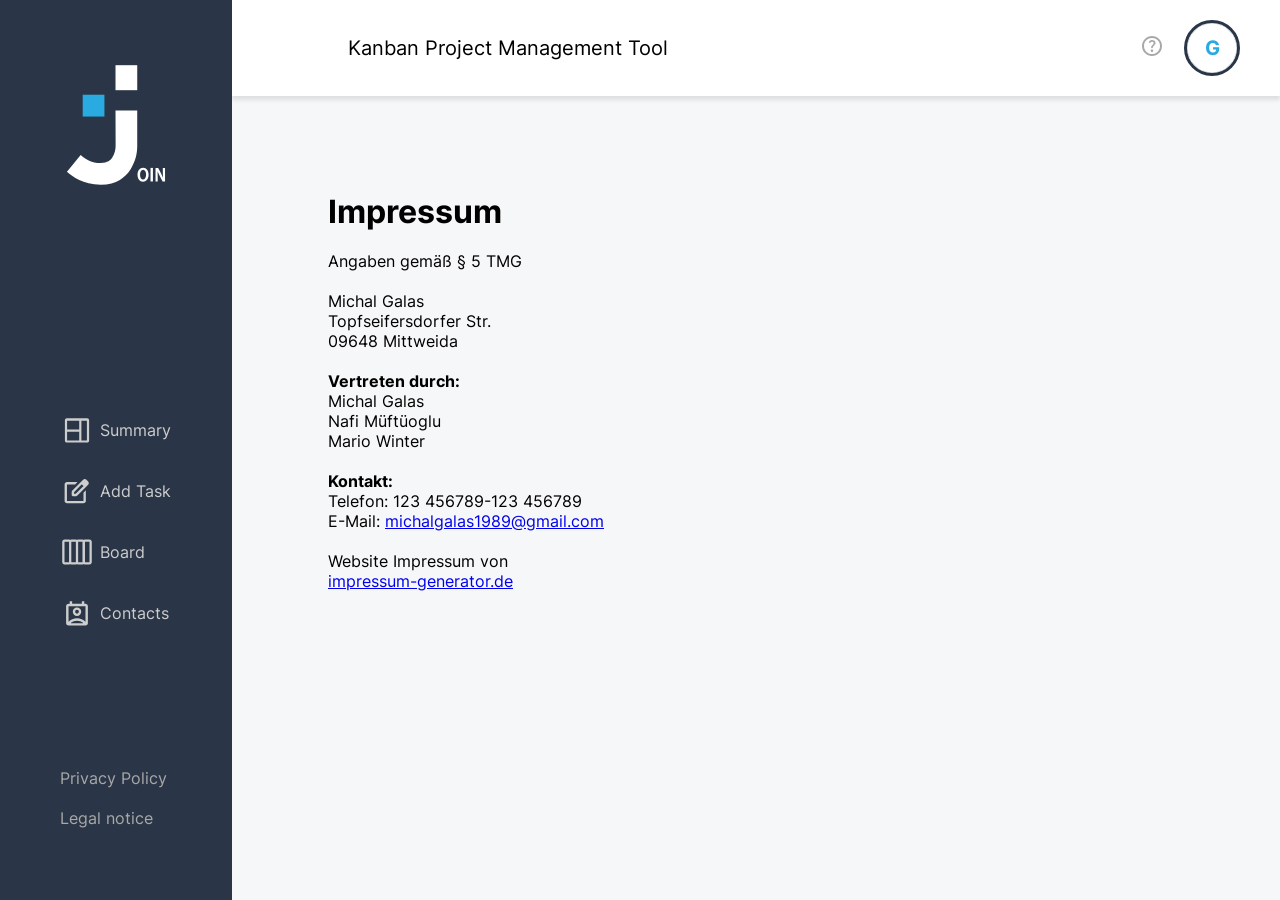
<file: legal_notice.html>
<!DOCTYPE html>
<html lang="en">

<head>
    <meta charset="UTF-8">
    <meta name="viewport" content="width=device-width, initial-scale=1.0">
    <title>Join</title>
    <link rel="icon" type="image/svg" href="./assets/img/LogoFavicon.svg">
    <link rel="stylesheet" href="style.css" />
    <link rel="stylesheet" href="./fonts.css" />
    <link rel="stylesheet" href="./css/sidebar-header_template.css">
    <link rel="stylesheet" href="./css/mobile-header-footer.css">
    <link rel="stylesheet" href="./css/legal_notice.css">
    <script src="./js/storage.js"></script>
    <script src="script.js"></script>
    <script src="./js/sidebar-header.js"></script>
</head>

<body onload="includeHTML(), initSidePages()">
    <div class="w3include-container">
        <div w3-include-html="assets/templates/sidebar_template.html"></div>
        <main class="legal-notice-content">
            <div w3-include-html="assets/templates/header_template.html" class="w3-header"></div>

            <div class='impressum'>
                <h1>Impressum</h1><br>
                <p>Angaben gemäß § 5 TMG</p>
                <br>
                <p>Michal Galas <br>
                    Topfseifersdorfer Str.<br>
                    09648 Mittweida <br>
                </p>
                <br>
                <p> <strong>Vertreten durch: </strong><br>
                    Michal Galas<br>
                    Nafi Müftüoglu<br>
                    Mario Winter<br>
                </p>
                <br>
                <p><strong>Kontakt:</strong> <br>
                    Telefon: 123 456789-123 456789<br>
                    E-Mail: <a href='mailto:michalgalas1989@gmail.com'>michalgalas1989@gmail.com</a></br></p><br>
                Website Impressum von <a href="https://www.impressum-generator.de">impressum-generator.de</a>
            </div>
            <div w3-include-html="assets/templates/mobile_sidebar_template.html"></div>
        </main>
    </div>

</body>

</html>
</file>
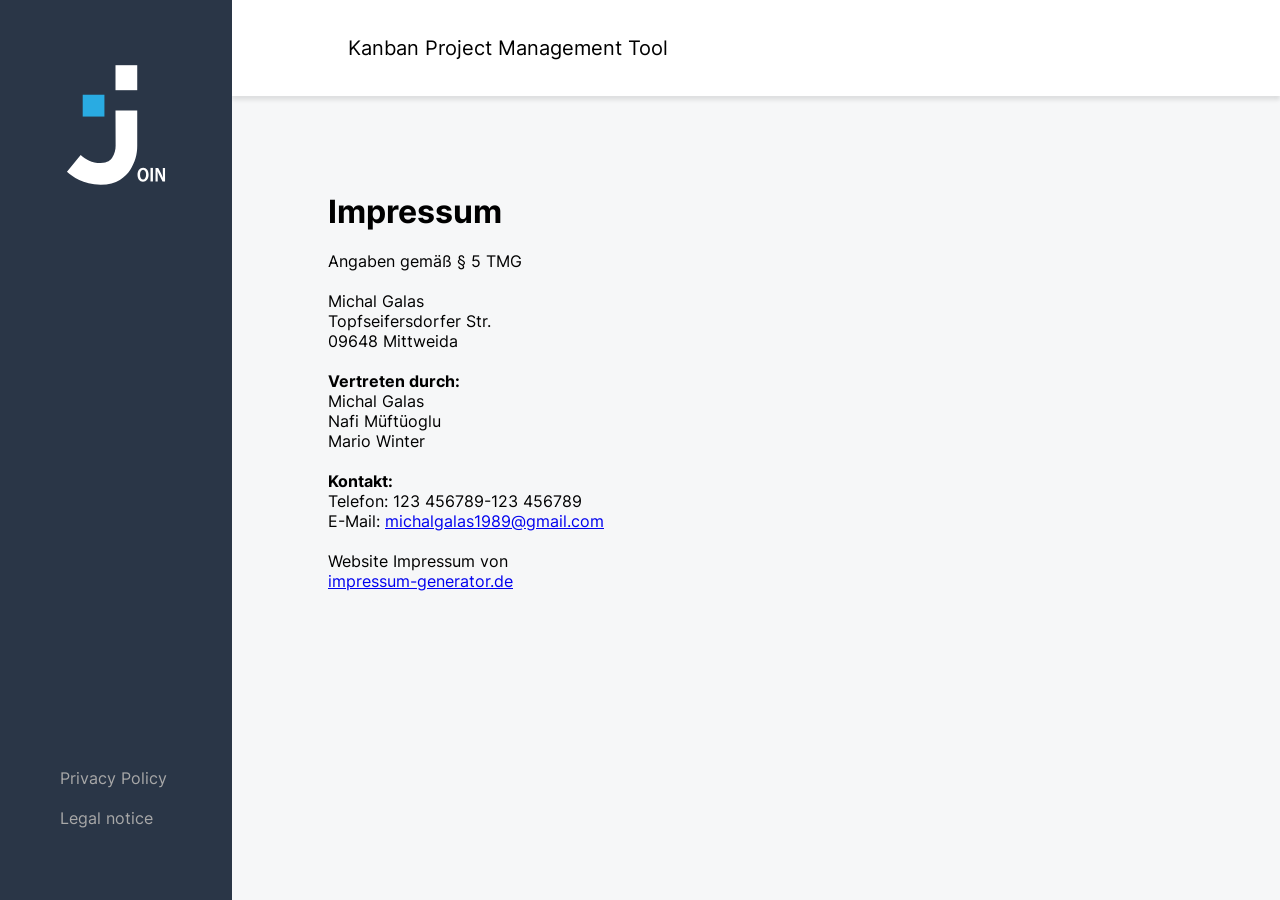
<file: legal_notice_without_log_in.html>
<!DOCTYPE html>
<html lang="en">

<head>
    <meta charset="UTF-8">
    <meta name="viewport" content="width=device-width, initial-scale=1.0">
    <title>Join</title>
    <link rel="icon" type="image/svg" href="./assets/img/LogoFavicon.svg">

    <link rel="stylesheet" href="style.css" />
    <link rel="stylesheet" href="./fonts.css" />
    <link rel="stylesheet" href="./css/sidebar-header_template.css">
    <link rel="stylesheet" href="./css/mobile-header-footer.css">
    <link rel="stylesheet" href="./css/legal_notice.css">
    <script src="script.js"></script>
    <script src="./js/sidebar-header.js"></script>
    <script src="./js/impressum-without-log-in.js"></script>
</head>

<body onload="init()">
    <div class="w3include-container">
        <div w3-include-html="assets/templates/sidebar_template.html"></div>
        <main class="legal-notice-content">
            <div w3-include-html="assets/templates/header_template.html" class="w3-header"></div>

            <div class='impressum'>
                <h1>Impressum</h1><br>
                <p>Angaben gemäß § 5 TMG</p>
                <br>
                <p>Michal Galas <br>
                    Topfseifersdorfer Str.<br>
                    09648 Mittweida <br>
                </p>
                <br>
                <p> <strong>Vertreten durch: </strong><br>
                    Michal Galas<br>
                    Nafi Müftüoglu<br>
                    Mario Winter<br>
                </p>
                <br>
                <p><strong>Kontakt:</strong> <br>
                    Telefon: 123 456789-123 456789<br>
                    E-Mail: <a href='mailto:michalgalas1989@gmail.com'>michalgalas1989@gmail.com</a></br></p><br>
                Website Impressum von <a href="https://www.impressum-generator.de">impressum-generator.de</a>
            </div>
            <div w3-include-html="assets/templates/mobile_sidebar_template.html"></div>
        </main>
    </div>

</body>

</html>
</file>
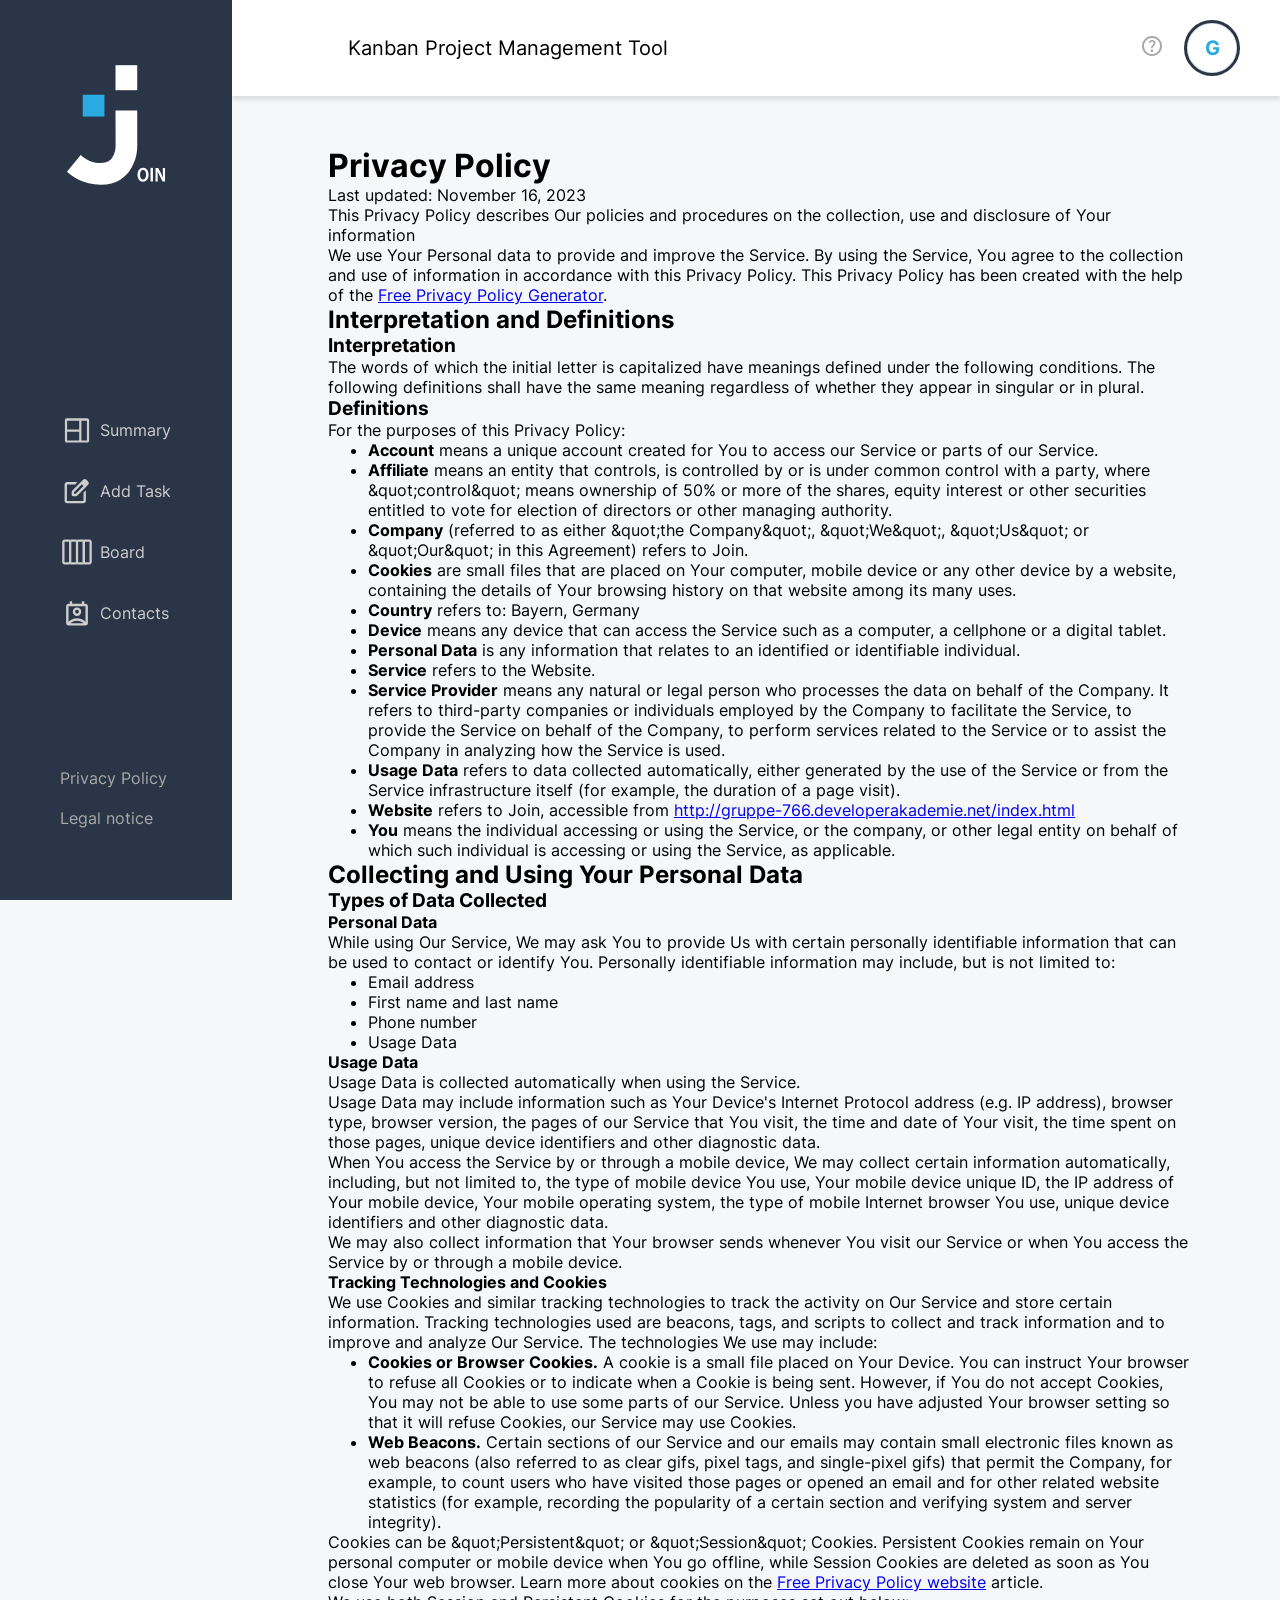
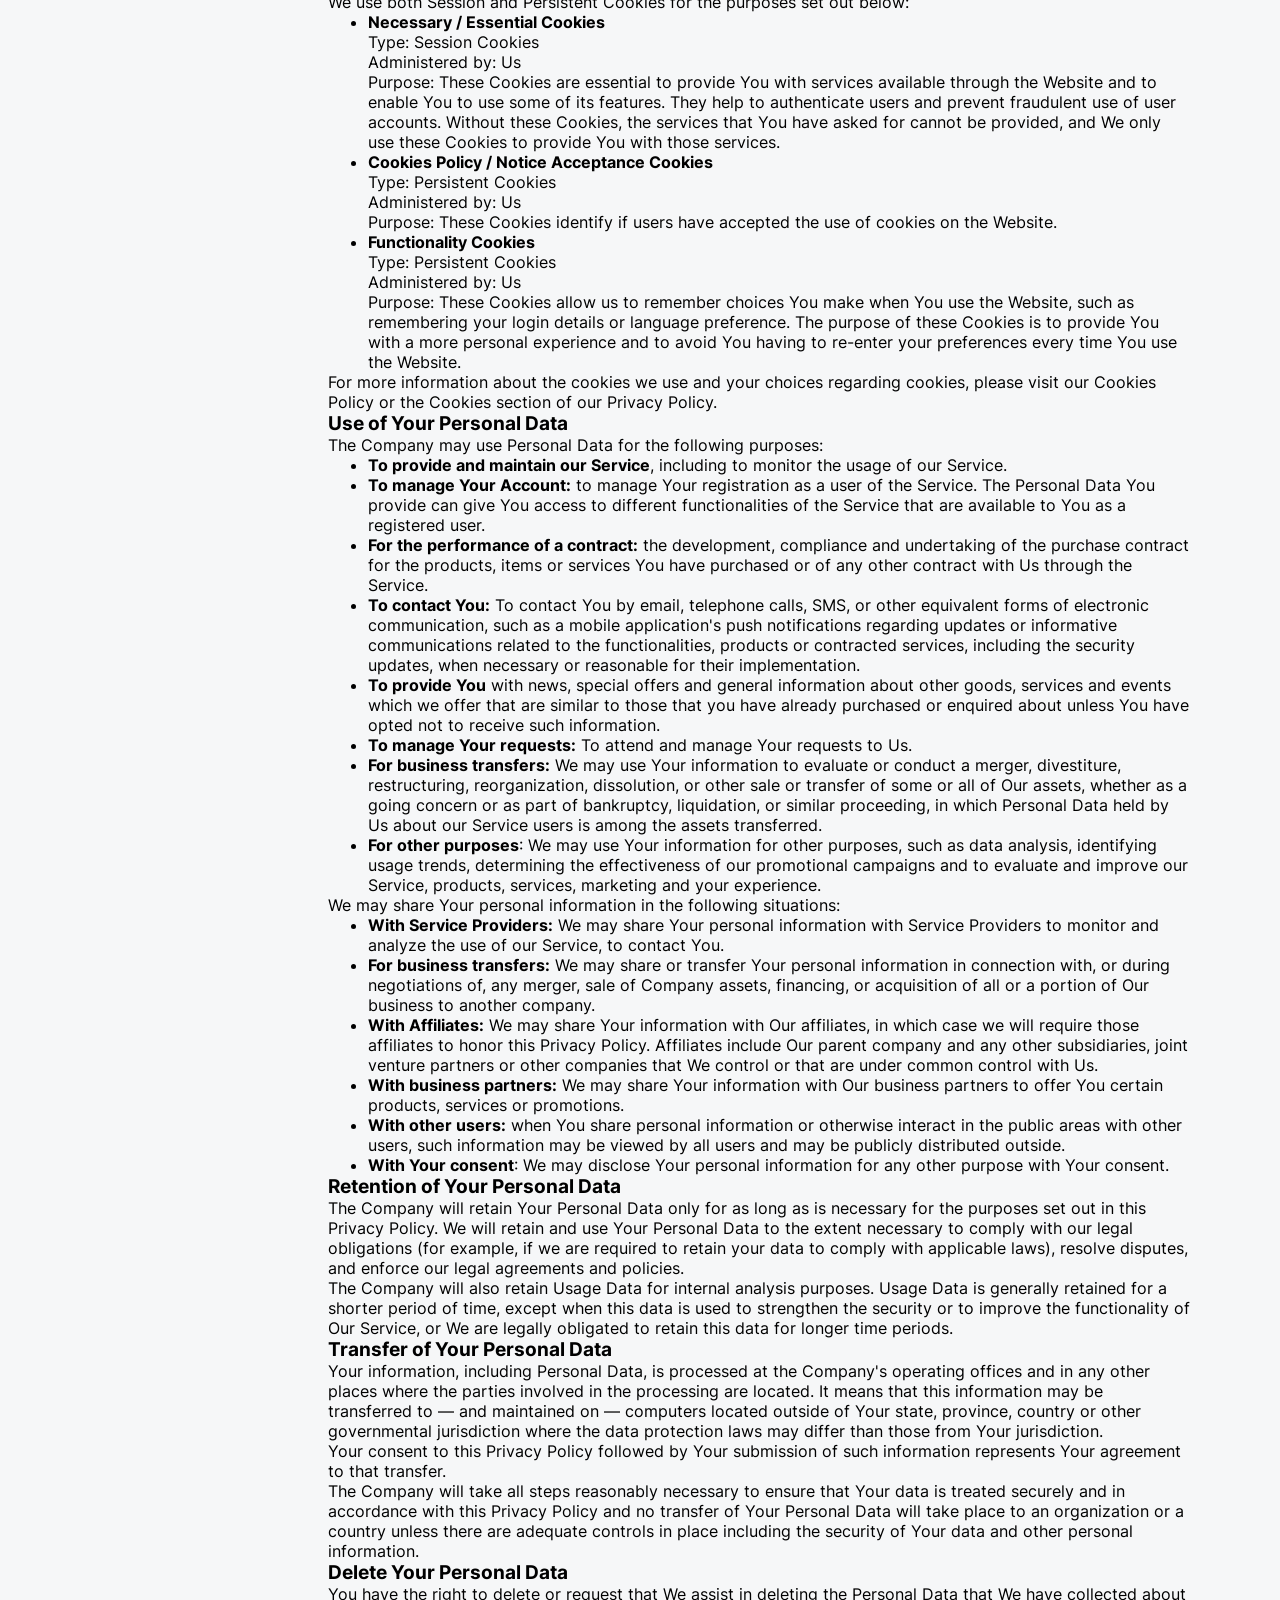
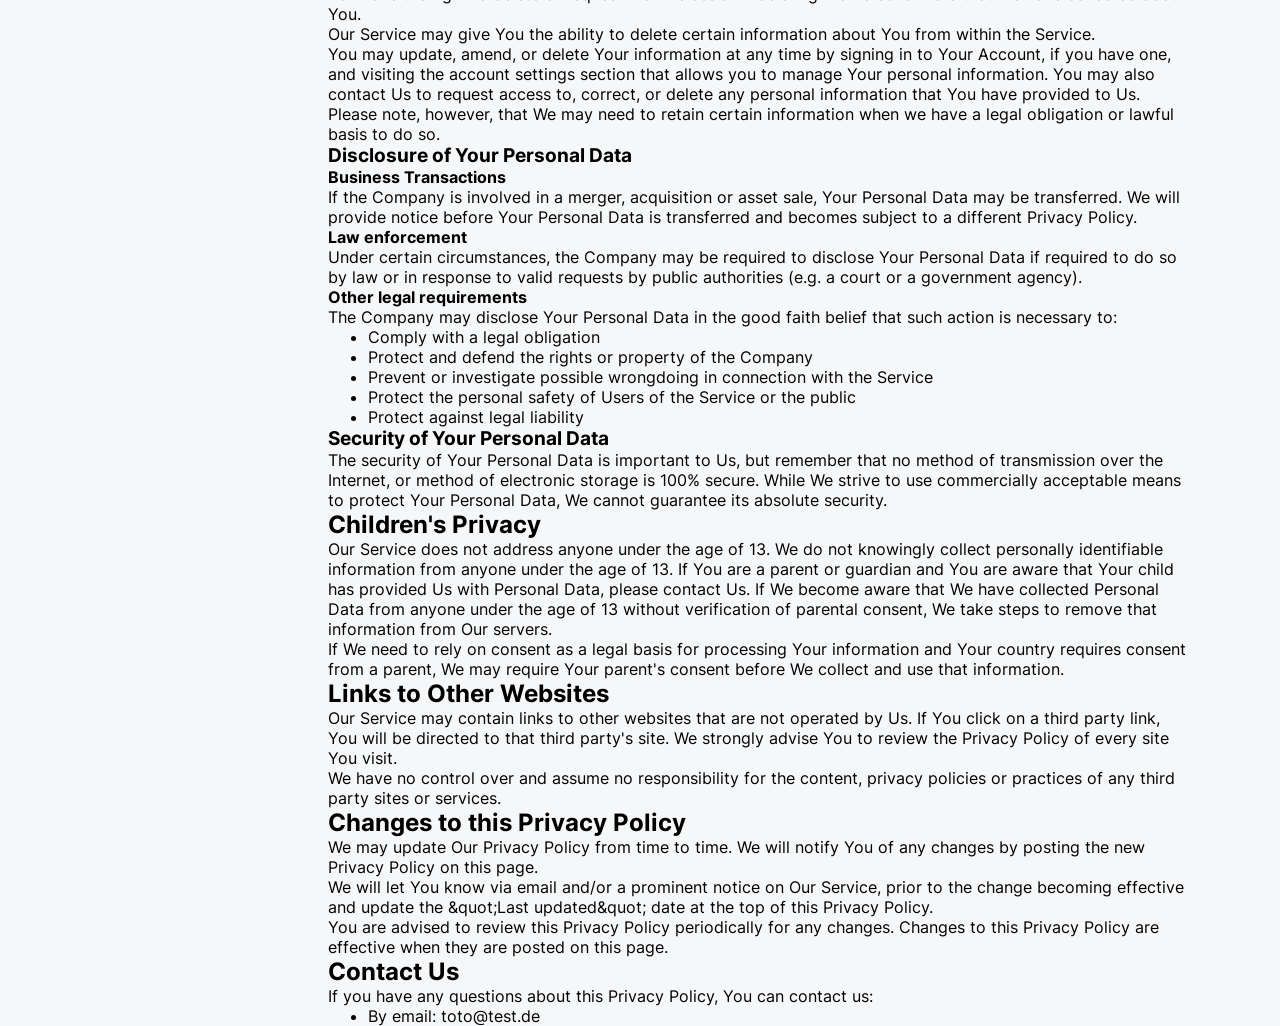
<file: privacy_policy.html>
<!DOCTYPE html>
<html lang="en">

<head>
  <meta charset="UTF-8" />
  <meta name="viewport" content="width=device-width, initial-scale=1.0" />
  <title>Join</title>
  <link rel="icon" type="image/svg" href="./assets/img/LogoFavicon.svg">
  <link rel="stylesheet" href="./css/sidebar-header_template.css" />
  <link rel="stylesheet" href="./css/mobile-header-footer.css">
  <link rel="stylesheet" href="./fonts.css" />
  <link rel="stylesheet" href="style.css">
  <link rel="stylesheet" href="./css/privacy_policy.css">
  <script src="./js/storage.js"></script>
  <script src="./js/sidebar-header.js"></script>
  <script src="script.js"></script>
</head>

<body onload="includeHTML(), initSidePages()">
  <div class="w3include-container">
    <div w3-include-html="assets/templates/sidebar_template.html"></div>
    <main class="main-content-policy">
      <div w3-include-html="assets/templates/header_template.html" class="w3-header"></div>
      <div class="privacy-policy-content">
        <p>
        <h1>Privacy Policy</h1>
        <p>Last updated: November 16, 2023</p>
        <p>This Privacy Policy describes Our policies and procedures on the collection, use and disclosure of Your
          information </p>
        <p>We use Your Personal data to provide and improve the Service. By using the Service, You agree to the
          collection and use of information in accordance with this Privacy Policy. This Privacy Policy has been created
          with the help of the <a href=&quot;https://www.freeprivacypolicy.com/free-privacy-policy-generator/&quot;
            target=&quot;_blank&quot;>Free Privacy Policy Generator</a>. </p>
        <h2>Interpretation and Definitions</h2>
        <h3>Interpretation</h3>
        <p>The words of which the initial letter is capitalized have meanings defined under the following conditions.
          The following definitions shall have the same meaning regardless of whether they appear in singular or in
          plural. </p>
        <h3>Definitions</h3>
        <p>For the purposes of this Privacy Policy:</p>
        <ul>
          <li>
            <p><strong>Account</strong> means a unique account created for You to access our Service or parts of our
              Service. </p>
          </li>
          <li>
            <p><strong>Affiliate</strong> means an entity that controls, is controlled by or is under common control
              with a party, where &amp;quot;control&amp;quot; means ownership of 50% or more of the shares, equity
              interest or other securities entitled to vote for election of directors or other managing authority. </p>
          </li>
          <li>
            <p><strong>Company</strong> (referred to as either &amp;quot;the Company&amp;quot;, &amp;quot;We&amp;quot;,
              &amp;quot;Us&amp;quot; or &amp;quot;Our&amp;quot; in this Agreement) refers to Join. </p>
          </li>
          <li>
            <p><strong>Cookies</strong> are small files that are placed on Your computer, mobile device or any other
              device by a website, containing the details of Your browsing history on that website among its many uses.
            </p>
          </li>
          <li>
            <p><strong>Country</strong> refers to: Bayern, Germany</p>
          </li>
          <li>
            <p><strong>Device</strong> means any device that can access the Service such as a computer, a cellphone or a
              digital tablet. </p>
          </li>
          <li>
            <p><strong>Personal Data</strong> is any information that relates to an identified or identifiable
              individual. </p>
          </li>
          <li>
            <p><strong>Service</strong> refers to the Website.</p>
          </li>
          <li>
            <p><strong>Service Provider</strong> means any natural or legal person who processes the data on behalf of
              the Company. It refers to third-party companies or individuals employed by the Company to facilitate the
              Service, to provide the Service on behalf of the Company, to perform services related to the Service or to
              assist the Company in analyzing how the Service is used. </p>
          </li>
          <li>
            <p><strong>Usage Data</strong> refers to data collected automatically, either generated by the use of the
              Service or from the Service infrastructure itself (for example, the duration of a page visit). </p>
          </li>
          <li>
            <p><strong>Website</strong> refers to Join, accessible from <a
                href=&quot;http://gruppe-766.developerakademie.net/index.html&quot; rel=&quot;external nofollow
                noopener&quot; target=&quot;_blank&quot;>http://gruppe-766.developerakademie.net/index.html</a></p>
          </li>
          <li>
            <p><strong>You</strong> means the individual accessing or using the Service, or the company, or other legal
              entity on behalf of which such individual is accessing or using the Service, as applicable. </p>
          </li>
        </ul>
        <h2>Collecting and Using Your Personal Data</h2>
        <h3>Types of Data Collected</h3>
        <h4>Personal Data</h4>
        <p>While using Our Service, We may ask You to provide Us with certain personally identifiable information that
          can be used to contact or identify You. Personally identifiable information may include, but is not limited
          to: </p>
        <ul>
          <li>
            <p>Email address</p>
          </li>
          <li>
            <p>First name and last name</p>
          </li>
          <li>
            <p>Phone number</p>
          </li>
          <li>
            <p>Usage Data</p>
          </li>
        </ul>
        <h4>Usage Data</h4>
        <p>Usage Data is collected automatically when using the Service.</p>
        <p>Usage Data may include information such as Your Device's Internet Protocol address (e.g. IP address), browser
          type, browser version, the pages of our Service that You visit, the time and date of Your visit, the time
          spent on those pages, unique device identifiers and other diagnostic data. </p>
        <p>When You access the Service by or through a mobile device, We may collect certain information automatically,
          including, but not limited to, the type of mobile device You use, Your mobile device unique ID, the IP address
          of Your mobile device, Your mobile operating system, the type of mobile Internet browser You use, unique
          device identifiers and other diagnostic data. </p>
        <p>We may also collect information that Your browser sends whenever You visit our Service or when You access the
          Service by or through a mobile device. </p>
        <h4>Tracking Technologies and Cookies</h4>
        <p>We use Cookies and similar tracking technologies to track the activity on Our Service and store certain
          information. Tracking technologies used are beacons, tags, and scripts to collect and track information and to
          improve and analyze Our Service. The technologies We use may include: </p>
        <ul>
          <li><strong>Cookies or Browser Cookies.</strong> A cookie is a small file placed on Your Device. You can
            instruct Your browser to refuse all Cookies or to indicate when a Cookie is being sent. However, if You do
            not accept Cookies, You may not be able to use some parts of our Service. Unless you have adjusted Your
            browser setting so that it will refuse Cookies, our Service may use Cookies. </li>
          <li><strong>Web Beacons.</strong> Certain sections of our Service and our emails may contain small electronic
            files known as web beacons (also referred to as clear gifs, pixel tags, and single-pixel gifs) that permit
            the Company, for example, to count users who have visited those pages or opened an email and for other
            related website statistics (for example, recording the popularity of a certain section and verifying system
            and server integrity). </li>
        </ul>
        <p>Cookies can be &amp;quot;Persistent&amp;quot; or &amp;quot;Session&amp;quot; Cookies. Persistent Cookies
          remain on Your personal computer or mobile device when You go offline, while Session Cookies are deleted as
          soon as You close Your web browser. Learn more about cookies on the <a
            href=&quot;https://www.freeprivacypolicy.com/blog/sample-privacy-policy-template/#Use_Of_Cookies_And_Tracking&quot;
            target=&quot;_blank&quot;>Free Privacy Policy website</a> article. </p>
        <p>We use both Session and Persistent Cookies for the purposes set out below:</p>
        <ul>
          <li>
            <p><strong>Necessary / Essential Cookies</strong></p>
            <p>Type: Session Cookies</p>
            <p>Administered by: Us</p>
            <p>Purpose: These Cookies are essential to provide You with services available through the Website and to
              enable You to use some of its features. They help to authenticate users and prevent fraudulent use of user
              accounts. Without these Cookies, the services that You have asked for cannot be provided, and We only use
              these Cookies to provide You with those services. </p>
          </li>
          <li>
            <p><strong>Cookies Policy / Notice Acceptance Cookies</strong></p>
            <p>Type: Persistent Cookies</p>
            <p>Administered by: Us</p>
            <p>Purpose: These Cookies identify if users have accepted the use of cookies on the Website.</p>
          </li>
          <li>
            <p><strong>Functionality Cookies</strong></p>
            <p>Type: Persistent Cookies</p>
            <p>Administered by: Us</p>
            <p>Purpose: These Cookies allow us to remember choices You make when You use the Website, such as
              remembering your login details or language preference. The purpose of these Cookies is to provide You with
              a more personal experience and to avoid You having to re-enter your preferences every time You use the
              Website. </p>
          </li>
        </ul>
        <p>For more information about the cookies we use and your choices regarding cookies, please visit our Cookies
          Policy or the Cookies section of our Privacy Policy. </p>
        <h3>Use of Your Personal Data</h3>
        <p>The Company may use Personal Data for the following purposes:</p>
        <ul>
          <li>
            <p><strong>To provide and maintain our Service</strong>, including to monitor the usage of our Service.</p>
          </li>
          <li>
            <p><strong>To manage Your Account:</strong> to manage Your registration as a user of the Service. The
              Personal Data You provide can give You access to different functionalities of the Service that are
              available to You as a registered user. </p>
          </li>
          <li>
            <p><strong>For the performance of a contract:</strong> the development, compliance and undertaking of the
              purchase contract for the products, items or services You have purchased or of any other contract with Us
              through the Service. </p>
          </li>
          <li>
            <p><strong>To contact You:</strong> To contact You by email, telephone calls, SMS, or other equivalent forms
              of electronic communication, such as a mobile application's push notifications regarding updates or
              informative communications related to the functionalities, products or contracted services, including the
              security updates, when necessary or reasonable for their implementation. </p>
          </li>
          <li>
            <p><strong>To provide You</strong> with news, special offers and general information about other goods,
              services and events which we offer that are similar to those that you have already purchased or enquired
              about unless You have opted not to receive such information. </p>
          </li>
          <li>
            <p><strong>To manage Your requests:</strong> To attend and manage Your requests to Us.</p>
          </li>
          <li>
            <p><strong>For business transfers:</strong> We may use Your information to evaluate or conduct a merger,
              divestiture, restructuring, reorganization, dissolution, or other sale or transfer of some or all of Our
              assets, whether as a going concern or as part of bankruptcy, liquidation, or similar proceeding, in which
              Personal Data held by Us about our Service users is among the assets transferred. </p>
          </li>
          <li>
            <p><strong>For other purposes</strong>: We may use Your information for other purposes, such as data
              analysis, identifying usage trends, determining the effectiveness of our promotional campaigns and to
              evaluate and improve our Service, products, services, marketing and your experience. </p>
          </li>
        </ul>
        <p>We may share Your personal information in the following situations:</p>
        <ul>
          <li><strong>With Service Providers:</strong> We may share Your personal information with Service Providers to
            monitor and analyze the use of our Service, to contact You. </li>
          <li><strong>For business transfers:</strong> We may share or transfer Your personal information in connection
            with, or during negotiations of, any merger, sale of Company assets, financing, or acquisition of all or a
            portion of Our business to another company. </li>
          <li><strong>With Affiliates:</strong> We may share Your information with Our affiliates, in which case we will
            require those affiliates to honor this Privacy Policy. Affiliates include Our parent company and any other
            subsidiaries, joint venture partners or other companies that We control or that are under common control
            with Us. </li>
          <li><strong>With business partners:</strong> We may share Your information with Our business partners to offer
            You certain products, services or promotions. </li>
          <li><strong>With other users:</strong> when You share personal information or otherwise interact in the public
            areas with other users, such information may be viewed by all users and may be publicly distributed outside.
          </li>
          <li><strong>With Your consent</strong>: We may disclose Your personal information for any other purpose with
            Your consent. </li>
        </ul>
        <h3>Retention of Your Personal Data</h3>
        <p>The Company will retain Your Personal Data only for as long as is necessary for the purposes set out in this
          Privacy Policy. We will retain and use Your Personal Data to the extent necessary to comply with our legal
          obligations (for example, if we are required to retain your data to comply with applicable laws), resolve
          disputes, and enforce our legal agreements and policies. </p>
        <p>The Company will also retain Usage Data for internal analysis purposes. Usage Data is generally retained for
          a shorter period of time, except when this data is used to strengthen the security or to improve the
          functionality of Our Service, or We are legally obligated to retain this data for longer time periods. </p>
        <h3>Transfer of Your Personal Data</h3>
        <p>Your information, including Personal Data, is processed at the Company's operating offices and in any other
          places where the parties involved in the processing are located. It means that this information may be
          transferred to &mdash; and maintained on &mdash; computers located outside of Your state, province, country or
          other governmental jurisdiction where the data protection laws may differ than those from Your jurisdiction.
        </p>
        <p>Your consent to this Privacy Policy followed by Your submission of such information represents Your agreement
          to that transfer. </p>
        <p>The Company will take all steps reasonably necessary to ensure that Your data is treated securely and in
          accordance with this Privacy Policy and no transfer of Your Personal Data will take place to an organization
          or a country unless there are adequate controls in place including the security of Your data and other
          personal information. </p>
        <h3>Delete Your Personal Data</h3>
        <p>You have the right to delete or request that We assist in deleting the Personal Data that We have collected
          about You. </p>
        <p>Our Service may give You the ability to delete certain information about You from within the Service.</p>
        <p>You may update, amend, or delete Your information at any time by signing in to Your Account, if you have one,
          and visiting the account settings section that allows you to manage Your personal information. You may also
          contact Us to request access to, correct, or delete any personal information that You have provided to Us.
        </p>
        <p>Please note, however, that We may need to retain certain information when we have a legal obligation or
          lawful basis to do so. </p>
        <h3>Disclosure of Your Personal Data</h3>
        <h4>Business Transactions</h4>
        <p>If the Company is involved in a merger, acquisition or asset sale, Your Personal Data may be transferred. We
          will provide notice before Your Personal Data is transferred and becomes subject to a different Privacy
          Policy. </p>
        <h4>Law enforcement</h4>
        <p>Under certain circumstances, the Company may be required to disclose Your Personal Data if required to do so
          by law or in response to valid requests by public authorities (e.g. a court or a government agency). </p>
        <h4>Other legal requirements</h4>
        <p>The Company may disclose Your Personal Data in the good faith belief that such action is necessary to:</p>
        <ul>
          <li>Comply with a legal obligation</li>
          <li>Protect and defend the rights or property of the Company</li>
          <li>Prevent or investigate possible wrongdoing in connection with the Service</li>
          <li>Protect the personal safety of Users of the Service or the public</li>
          <li>Protect against legal liability</li>
        </ul>
        <h3>Security of Your Personal Data</h3>
        <p>The security of Your Personal Data is important to Us, but remember that no method of transmission over the
          Internet, or method of electronic storage is 100% secure. While We strive to use commercially acceptable means
          to protect Your Personal Data, We cannot guarantee its absolute security. </p>
        <h2>Children's Privacy</h2>
        <p>Our Service does not address anyone under the age of 13. We do not knowingly collect personally identifiable
          information from anyone under the age of 13. If You are a parent or guardian and You are aware that Your child
          has provided Us with Personal Data, please contact Us. If We become aware that We have collected Personal Data
          from anyone under the age of 13 without verification of parental consent, We take steps to remove that
          information from Our servers. </p>
        <p>If We need to rely on consent as a legal basis for processing Your information and Your country requires
          consent from a parent, We may require Your parent's consent before We collect and use that information. </p>
        <h2>Links to Other Websites</h2>
        <p>Our Service may contain links to other websites that are not operated by Us. If You click on a third party
          link, You will be directed to that third party's site. We strongly advise You to review the Privacy Policy of
          every site You visit. </p>
        <p>We have no control over and assume no responsibility for the content, privacy policies or practices of any
          third party sites or services. </p>
        <h2>Changes to this Privacy Policy</h2>
        <p>We may update Our Privacy Policy from time to time. We will notify You of any changes by posting the new
          Privacy Policy on this page. </p>
        <p>We will let You know via email and/or a prominent notice on Our Service, prior to the change becoming
          effective and update the &amp;quot;Last updated&amp;quot; date at the top of this Privacy Policy. </p>
        <p>You are advised to review this Privacy Policy periodically for any changes. Changes to this Privacy Policy
          are effective when they are posted on this page. </p>
        <h2>Contact Us</h2>
        <p>If you have any questions about this Privacy Policy, You can contact us:</p>
        <ul>
          <li>By email: toto@test.de</li>
        </ul>
        </p>
      </div>
      <div w3-include-html="assets/templates/mobile_sidebar_template.html"></div>
    </main>
  </div>
</body>

</html>
</file>
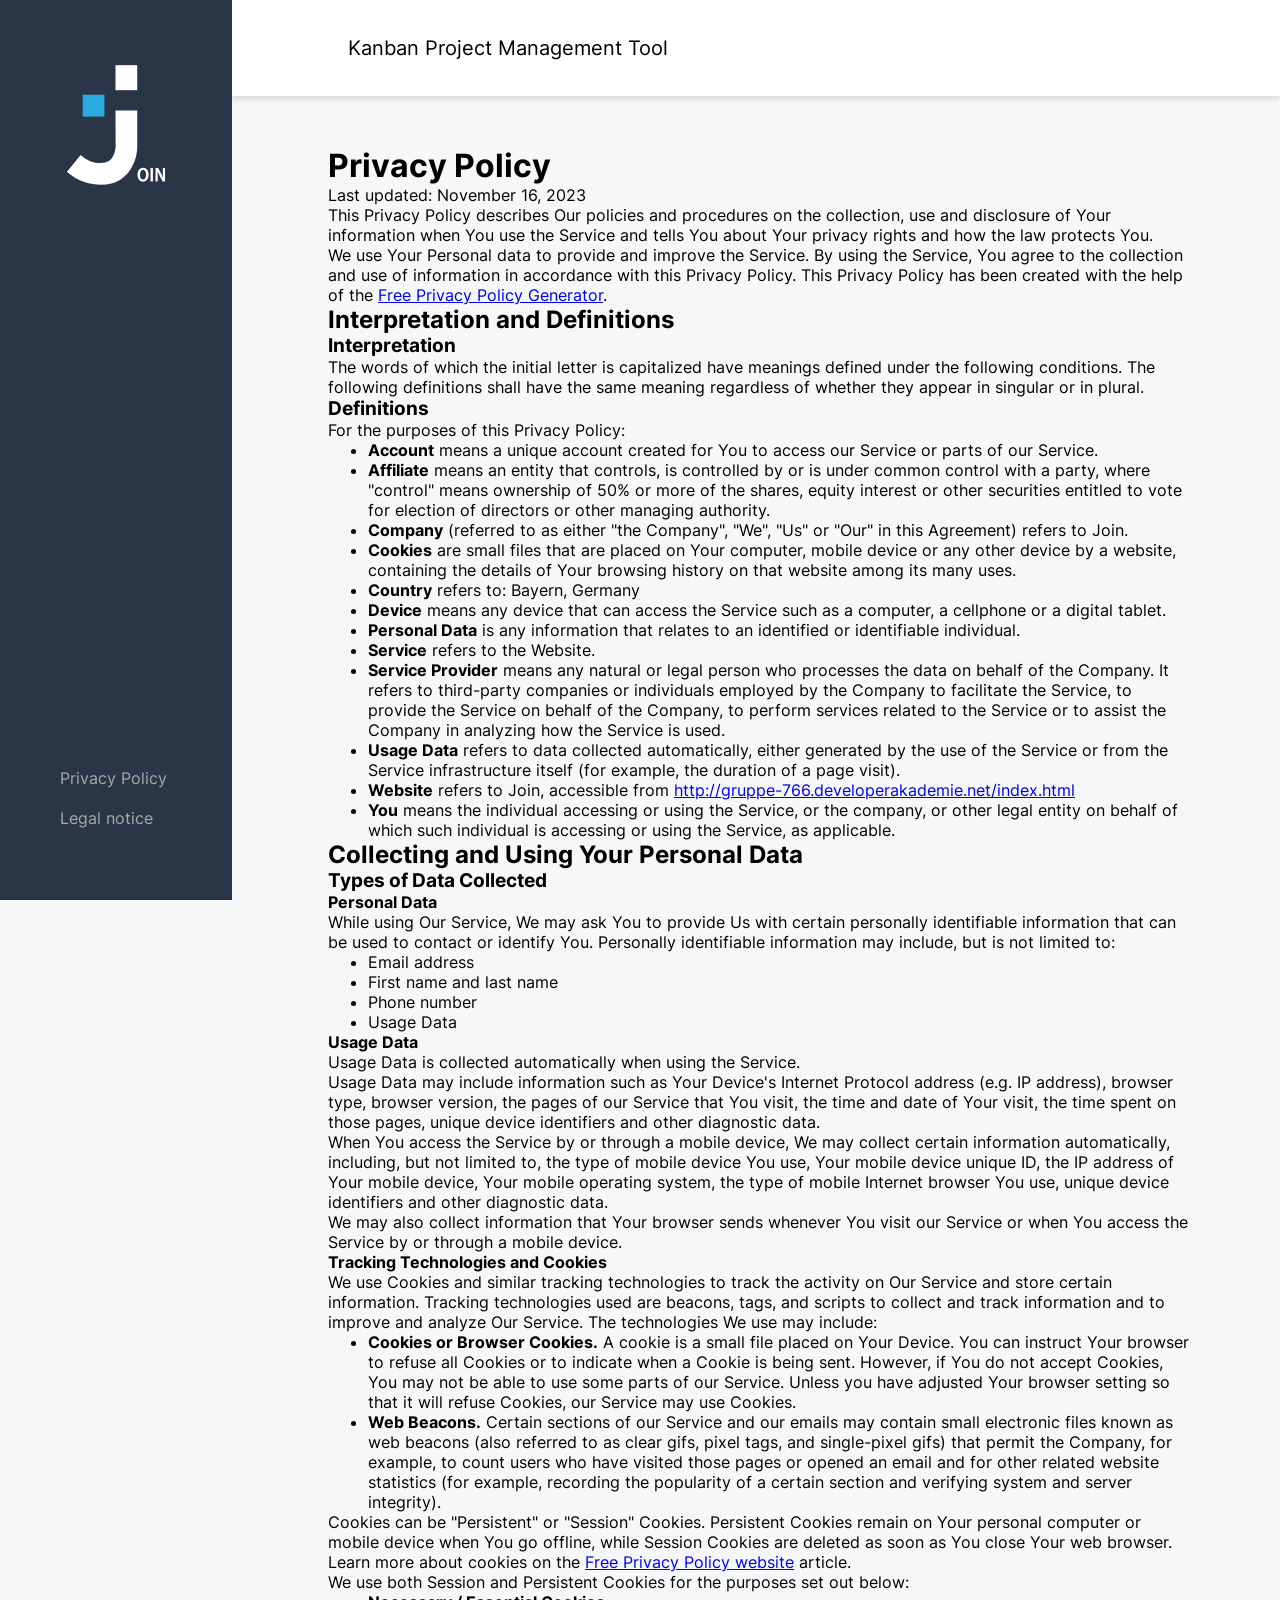
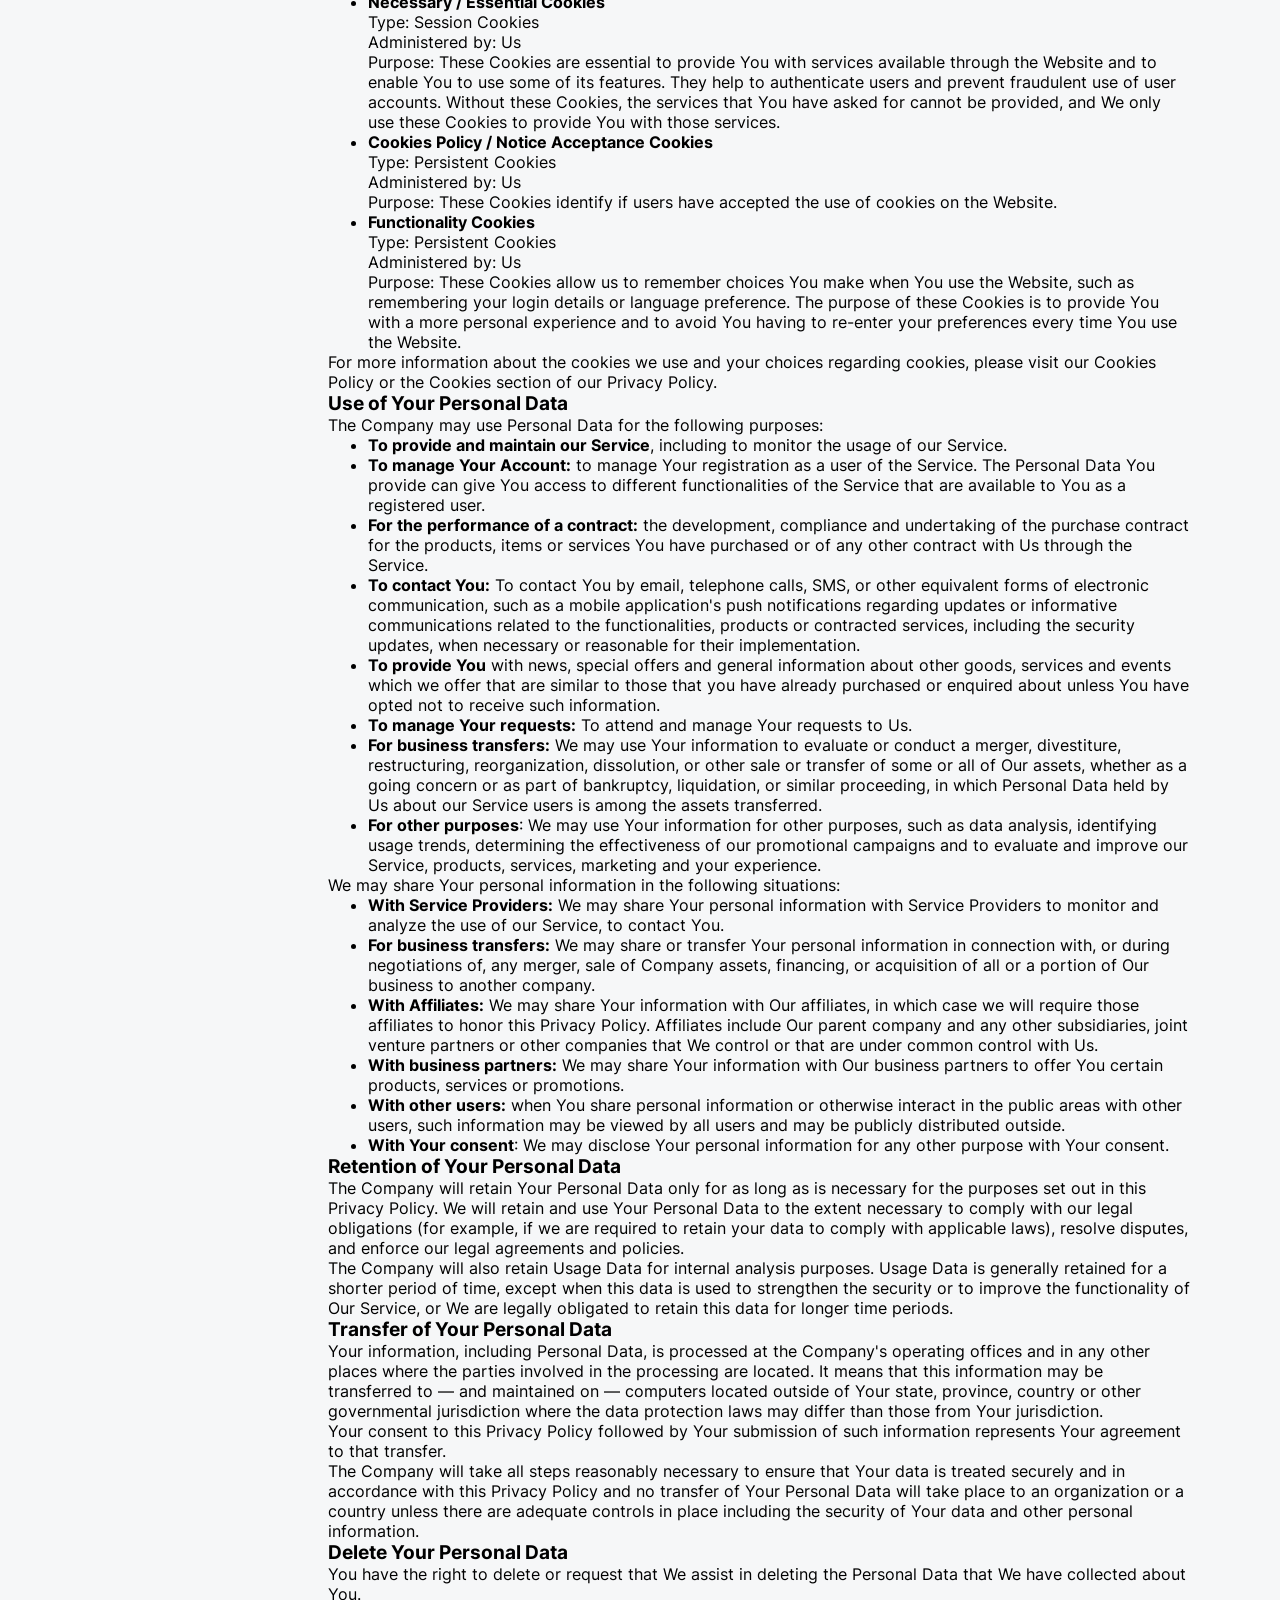
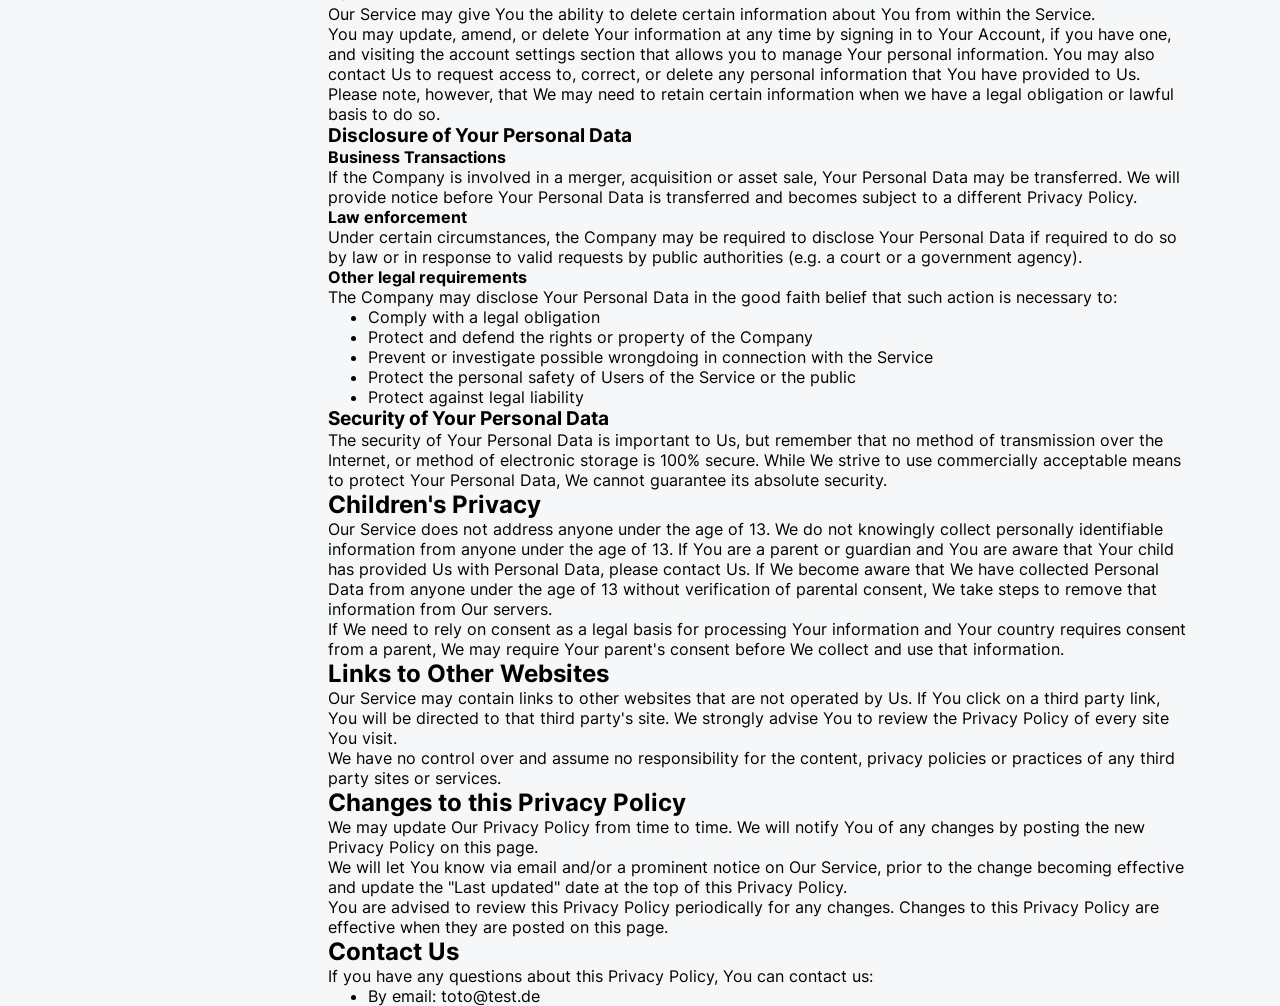
<file: privacy_policy_without_log_in.html>
<!DOCTYPE html>
<html lang="en">

<head>
  <meta charset="UTF-8" />
  <meta name="viewport" content="width=device-width, initial-scale=1.0" />
  <title>Join</title>
  <link rel="icon" type="image/svg" href="./assets/img/LogoFavicon.svg">
  <script src="./js/sidebar-header.js"></script>
  <script src="script.js"></script>
  <script src="./js/impressum-without-log-in.js"></script>
  <link rel="stylesheet" href="./css/sidebar-header_template.css" />
  <link rel="stylesheet" href="./css/mobile-header-footer.css">
  <link rel="stylesheet" href="./fonts.css" />
  <link rel="stylesheet" href="style.css">
  <link rel="stylesheet" href="./css/privacy_policy.css">
</head>

<body onload="init()">
  <div class="w3include-container">
    <div w3-include-html="assets/templates/sidebar_template.html"></div>
    <main class="main-content-policy">
      <div w3-include-html="assets/templates/header_template.html" class="w3-header"></div>
      <div class="privacy-policy-content">
        <h1>Privacy Policy</h1>
        <p>Last updated: November 16, 2023</p>
        <p>This Privacy Policy describes Our policies and procedures on the collection, use and disclosure of Your
          information when You use the Service and tells You about Your privacy rights and how the law protects You.</p>
        <p>We use Your Personal data to provide and improve the Service. By using the Service, You agree to the
          collection and use of information in accordance with this Privacy Policy. This Privacy Policy has been created
          with the help of the <a href="https://www.freeprivacypolicy.com/free-privacy-policy-generator/"
            target="_blank">Free Privacy Policy Generator</a>.</p>
        <h2>Interpretation and Definitions</h2>
        <h3>Interpretation</h3>
        <p>The words of which the initial letter is capitalized have meanings defined under the following conditions.
          The following definitions shall have the same meaning regardless of whether they appear in singular or in
          plural.</p>
        <h3>Definitions</h3>
        <p>For the purposes of this Privacy Policy:</p>
        <ul>
          <li>
            <p><strong>Account</strong> means a unique account created for You to access our Service or parts of our
              Service.</p>
          </li>
          <li>
            <p><strong>Affiliate</strong> means an entity that controls, is controlled by or is under common control
              with a party, where &quot;control&quot; means ownership of 50% or more of the shares, equity interest or
              other securities entitled to vote for election of directors or other managing authority.</p>
          </li>
          <li>
            <p><strong>Company</strong> (referred to as either &quot;the Company&quot;, &quot;We&quot;, &quot;Us&quot;
              or &quot;Our&quot; in this Agreement) refers to Join.</p>
          </li>
          <li>
            <p><strong>Cookies</strong> are small files that are placed on Your computer, mobile device or any other
              device by a website, containing the details of Your browsing history on that website among its many uses.
            </p>
          </li>
          <li>
            <p><strong>Country</strong> refers to: Bayern, Germany</p>
          </li>
          <li>
            <p><strong>Device</strong> means any device that can access the Service such as a computer, a cellphone or a
              digital tablet.</p>
          </li>
          <li>
            <p><strong>Personal Data</strong> is any information that relates to an identified or identifiable
              individual.</p>
          </li>
          <li>
            <p><strong>Service</strong> refers to the Website.</p>
          </li>
          <li>
            <p><strong>Service Provider</strong> means any natural or legal person who processes the data on behalf of
              the Company. It refers to third-party companies or individuals employed by the Company to facilitate the
              Service, to provide the Service on behalf of the Company, to perform services related to the Service or to
              assist the Company in analyzing how the Service is used.</p>
          </li>
          <li>
            <p><strong>Usage Data</strong> refers to data collected automatically, either generated by the use of the
              Service or from the Service infrastructure itself (for example, the duration of a page visit).</p>
          </li>
          <li>
            <p><strong>Website</strong> refers to Join, accessible from <a
                href="http://gruppe-766.developerakademie.net/index.html" rel="external nofollow noopener"
                target="_blank">http://gruppe-766.developerakademie.net/index.html</a></p>
          </li>
          <li>
            <p><strong>You</strong> means the individual accessing or using the Service, or the company, or other legal
              entity on behalf of which such individual is accessing or using the Service, as applicable.</p>
          </li>
        </ul>
        <h2>Collecting and Using Your Personal Data</h2>
        <h3>Types of Data Collected</h3>
        <h4>Personal Data</h4>
        <p>While using Our Service, We may ask You to provide Us with certain personally identifiable information that
          can be used to contact or identify You. Personally identifiable information may include, but is not limited
          to:</p>
        <ul>
          <li>
            <p>Email address</p>
          </li>
          <li>
            <p>First name and last name</p>
          </li>
          <li>
            <p>Phone number</p>
          </li>
          <li>
            <p>Usage Data</p>
          </li>
        </ul>
        <h4>Usage Data</h4>
        <p>Usage Data is collected automatically when using the Service.</p>
        <p>Usage Data may include information such as Your Device's Internet Protocol address (e.g. IP address), browser
          type, browser version, the pages of our Service that You visit, the time and date of Your visit, the time
          spent on those pages, unique device identifiers and other diagnostic data.</p>
        <p>When You access the Service by or through a mobile device, We may collect certain information automatically,
          including, but not limited to, the type of mobile device You use, Your mobile device unique ID, the IP address
          of Your mobile device, Your mobile operating system, the type of mobile Internet browser You use, unique
          device identifiers and other diagnostic data.</p>
        <p>We may also collect information that Your browser sends whenever You visit our Service or when You access the
          Service by or through a mobile device.</p>
        <h4>Tracking Technologies and Cookies</h4>
        <p>We use Cookies and similar tracking technologies to track the activity on Our Service and store certain
          information. Tracking technologies used are beacons, tags, and scripts to collect and track information and to
          improve and analyze Our Service. The technologies We use may include:</p>
        <ul>
          <li><strong>Cookies or Browser Cookies.</strong> A cookie is a small file placed on Your Device. You can
            instruct Your browser to refuse all Cookies or to indicate when a Cookie is being sent. However, if You do
            not accept Cookies, You may not be able to use some parts of our Service. Unless you have adjusted Your
            browser setting so that it will refuse Cookies, our Service may use Cookies.</li>
          <li><strong>Web Beacons.</strong> Certain sections of our Service and our emails may contain small electronic
            files known as web beacons (also referred to as clear gifs, pixel tags, and single-pixel gifs) that permit
            the Company, for example, to count users who have visited those pages or opened an email and for other
            related website statistics (for example, recording the popularity of a certain section and verifying system
            and server integrity).</li>
        </ul>
        <p>Cookies can be &quot;Persistent&quot; or &quot;Session&quot; Cookies. Persistent Cookies remain on Your
          personal computer or mobile device when You go offline, while Session Cookies are deleted as soon as You close
          Your web browser. Learn more about cookies on the <a
            href="https://www.freeprivacypolicy.com/blog/sample-privacy-policy-template/#Use_Of_Cookies_And_Tracking"
            target="_blank">Free Privacy Policy website</a> article.</p>
        <p>We use both Session and Persistent Cookies for the purposes set out below:</p>
        <ul>
          <li>
            <p><strong>Necessary / Essential Cookies</strong></p>
            <p>Type: Session Cookies</p>
            <p>Administered by: Us</p>
            <p>Purpose: These Cookies are essential to provide You with services available through the Website and to
              enable You to use some of its features. They help to authenticate users and prevent fraudulent use of user
              accounts. Without these Cookies, the services that You have asked for cannot be provided, and We only use
              these Cookies to provide You with those services.</p>
          </li>
          <li>
            <p><strong>Cookies Policy / Notice Acceptance Cookies</strong></p>
            <p>Type: Persistent Cookies</p>
            <p>Administered by: Us</p>
            <p>Purpose: These Cookies identify if users have accepted the use of cookies on the Website.</p>
          </li>
          <li>
            <p><strong>Functionality Cookies</strong></p>
            <p>Type: Persistent Cookies</p>
            <p>Administered by: Us</p>
            <p>Purpose: These Cookies allow us to remember choices You make when You use the Website, such as
              remembering your login details or language preference. The purpose of these Cookies is to provide You with
              a more personal experience and to avoid You having to re-enter your preferences every time You use the
              Website.</p>
          </li>
        </ul>
        <p>For more information about the cookies we use and your choices regarding cookies, please visit our Cookies
          Policy or the Cookies section of our Privacy Policy.</p>
        <h3>Use of Your Personal Data</h3>
        <p>The Company may use Personal Data for the following purposes:</p>
        <ul>
          <li>
            <p><strong>To provide and maintain our Service</strong>, including to monitor the usage of our Service.</p>
          </li>
          <li>
            <p><strong>To manage Your Account:</strong> to manage Your registration as a user of the Service. The
              Personal Data You provide can give You access to different functionalities of the Service that are
              available to You as a registered user.</p>
          </li>
          <li>
            <p><strong>For the performance of a contract:</strong> the development, compliance and undertaking of the
              purchase contract for the products, items or services You have purchased or of any other contract with Us
              through the Service.</p>
          </li>
          <li>
            <p><strong>To contact You:</strong> To contact You by email, telephone calls, SMS, or other equivalent forms
              of electronic communication, such as a mobile application's push notifications regarding updates or
              informative communications related to the functionalities, products or contracted services, including the
              security updates, when necessary or reasonable for their implementation.</p>
          </li>
          <li>
            <p><strong>To provide You</strong> with news, special offers and general information about other goods,
              services and events which we offer that are similar to those that you have already purchased or enquired
              about unless You have opted not to receive such information.</p>
          </li>
          <li>
            <p><strong>To manage Your requests:</strong> To attend and manage Your requests to Us.</p>
          </li>
          <li>
            <p><strong>For business transfers:</strong> We may use Your information to evaluate or conduct a merger,
              divestiture, restructuring, reorganization, dissolution, or other sale or transfer of some or all of Our
              assets, whether as a going concern or as part of bankruptcy, liquidation, or similar proceeding, in which
              Personal Data held by Us about our Service users is among the assets transferred.</p>
          </li>
          <li>
            <p><strong>For other purposes</strong>: We may use Your information for other purposes, such as data
              analysis, identifying usage trends, determining the effectiveness of our promotional campaigns and to
              evaluate and improve our Service, products, services, marketing and your experience.</p>
          </li>
        </ul>
        <p>We may share Your personal information in the following situations:</p>
        <ul>
          <li><strong>With Service Providers:</strong> We may share Your personal information with Service Providers to
            monitor and analyze the use of our Service, to contact You.</li>
          <li><strong>For business transfers:</strong> We may share or transfer Your personal information in connection
            with, or during negotiations of, any merger, sale of Company assets, financing, or acquisition of all or a
            portion of Our business to another company.</li>
          <li><strong>With Affiliates:</strong> We may share Your information with Our affiliates, in which case we will
            require those affiliates to honor this Privacy Policy. Affiliates include Our parent company and any other
            subsidiaries, joint venture partners or other companies that We control or that are under common control
            with Us.</li>
          <li><strong>With business partners:</strong> We may share Your information with Our business partners to offer
            You certain products, services or promotions.</li>
          <li><strong>With other users:</strong> when You share personal information or otherwise interact in the public
            areas with other users, such information may be viewed by all users and may be publicly distributed outside.
          </li>
          <li><strong>With Your consent</strong>: We may disclose Your personal information for any other purpose with
            Your consent.</li>
        </ul>
        <h3>Retention of Your Personal Data</h3>
        <p>The Company will retain Your Personal Data only for as long as is necessary for the purposes set out in this
          Privacy Policy. We will retain and use Your Personal Data to the extent necessary to comply with our legal
          obligations (for example, if we are required to retain your data to comply with applicable laws), resolve
          disputes, and enforce our legal agreements and policies.</p>
        <p>The Company will also retain Usage Data for internal analysis purposes. Usage Data is generally retained for
          a shorter period of time, except when this data is used to strengthen the security or to improve the
          functionality of Our Service, or We are legally obligated to retain this data for longer time periods.</p>
        <h3>Transfer of Your Personal Data</h3>
        <p>Your information, including Personal Data, is processed at the Company's operating offices and in any other
          places where the parties involved in the processing are located. It means that this information may be
          transferred to — and maintained on — computers located outside of Your state, province, country or other
          governmental jurisdiction where the data protection laws may differ than those from Your jurisdiction.</p>
        <p>Your consent to this Privacy Policy followed by Your submission of such information represents Your agreement
          to that transfer.</p>
        <p>The Company will take all steps reasonably necessary to ensure that Your data is treated securely and in
          accordance with this Privacy Policy and no transfer of Your Personal Data will take place to an organization
          or a country unless there are adequate controls in place including the security of Your data and other
          personal information.</p>
        <h3>Delete Your Personal Data</h3>
        <p>You have the right to delete or request that We assist in deleting the Personal Data that We have collected
          about You.</p>
        <p>Our Service may give You the ability to delete certain information about You from within the Service.</p>
        <p>You may update, amend, or delete Your information at any time by signing in to Your Account, if you have one,
          and visiting the account settings section that allows you to manage Your personal information. You may also
          contact Us to request access to, correct, or delete any personal information that You have provided to Us.</p>
        <p>Please note, however, that We may need to retain certain information when we have a legal obligation or
          lawful basis to do so.</p>
        <h3>Disclosure of Your Personal Data</h3>
        <h4>Business Transactions</h4>
        <p>If the Company is involved in a merger, acquisition or asset sale, Your Personal Data may be transferred. We
          will provide notice before Your Personal Data is transferred and becomes subject to a different Privacy
          Policy.</p>
        <h4>Law enforcement</h4>
        <p>Under certain circumstances, the Company may be required to disclose Your Personal Data if required to do so
          by law or in response to valid requests by public authorities (e.g. a court or a government agency).</p>
        <h4>Other legal requirements</h4>
        <p>The Company may disclose Your Personal Data in the good faith belief that such action is necessary to:</p>
        <ul>
          <li>Comply with a legal obligation</li>
          <li>Protect and defend the rights or property of the Company</li>
          <li>Prevent or investigate possible wrongdoing in connection with the Service</li>
          <li>Protect the personal safety of Users of the Service or the public</li>
          <li>Protect against legal liability</li>
        </ul>
        <h3>Security of Your Personal Data</h3>
        <p>The security of Your Personal Data is important to Us, but remember that no method of transmission over the
          Internet, or method of electronic storage is 100% secure. While We strive to use commercially acceptable means
          to protect Your Personal Data, We cannot guarantee its absolute security.</p>
        <h2>Children's Privacy</h2>
        <p>Our Service does not address anyone under the age of 13. We do not knowingly collect personally identifiable
          information from anyone under the age of 13. If You are a parent or guardian and You are aware that Your child
          has provided Us with Personal Data, please contact Us. If We become aware that We have collected Personal Data
          from anyone under the age of 13 without verification of parental consent, We take steps to remove that
          information from Our servers.</p>
        <p>If We need to rely on consent as a legal basis for processing Your information and Your country requires
          consent from a parent, We may require Your parent's consent before We collect and use that information.</p>
        <h2>Links to Other Websites</h2>
        <p>Our Service may contain links to other websites that are not operated by Us. If You click on a third party
          link, You will be directed to that third party's site. We strongly advise You to review the Privacy Policy of
          every site You visit.</p>
        <p>We have no control over and assume no responsibility for the content, privacy policies or practices of any
          third party sites or services.</p>
        <h2>Changes to this Privacy Policy</h2>
        <p>We may update Our Privacy Policy from time to time. We will notify You of any changes by posting the new
          Privacy Policy on this page.</p>
        <p>We will let You know via email and/or a prominent notice on Our Service, prior to the change becoming
          effective and update the &quot;Last updated&quot; date at the top of this Privacy Policy.</p>
        <p>You are advised to review this Privacy Policy periodically for any changes. Changes to this Privacy Policy
          are effective when they are posted on this page.</p>
        <h2>Contact Us</h2>
        <p>If you have any questions about this Privacy Policy, You can contact us:</p>
        <ul>
          <li>By email: toto@test.de</li>
        </ul>

      </div>
      <div w3-include-html="assets/templates/mobile_sidebar_template.html"></div>
    </main>
  </div>
</body>

</html>
</file>
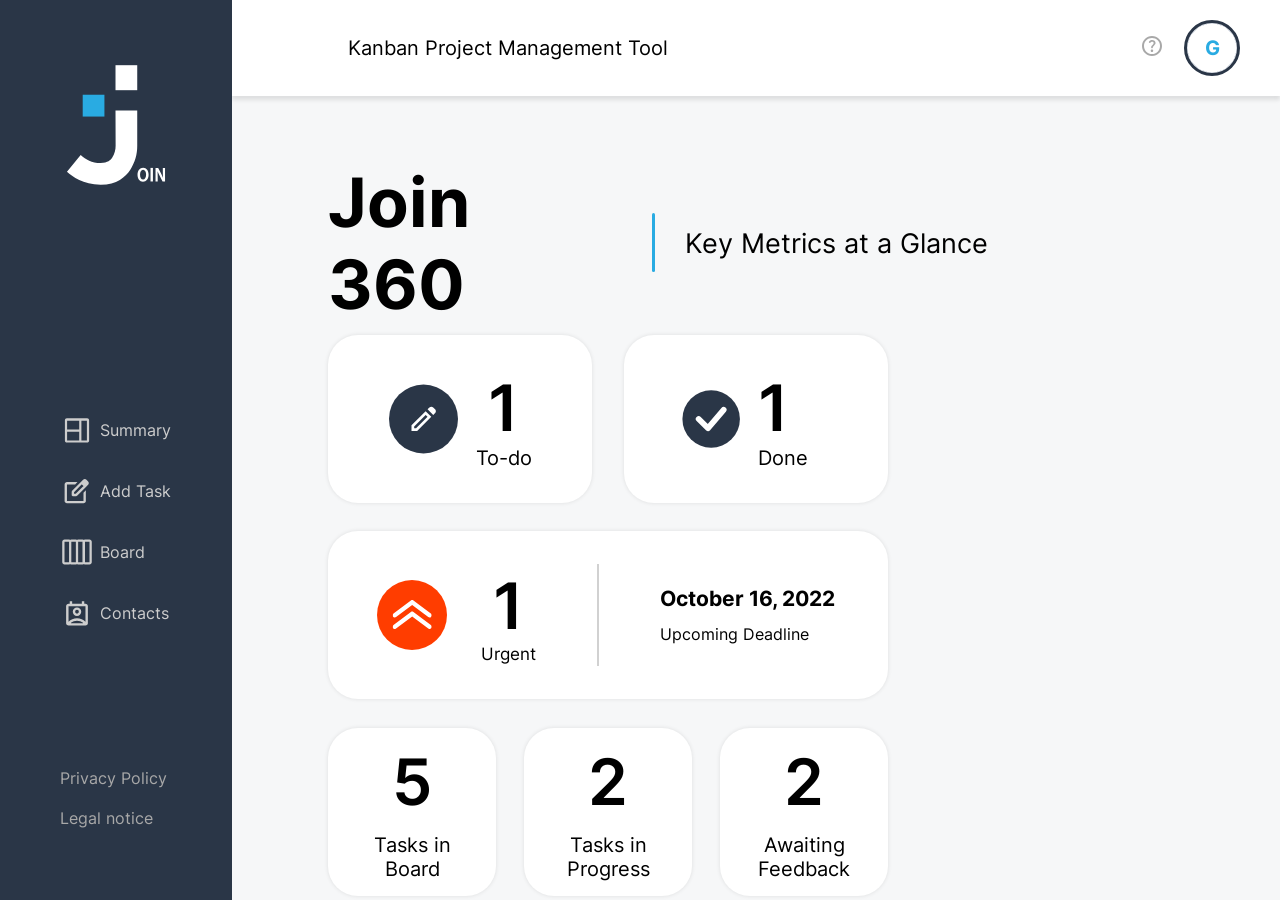
<file: summary.html>
<!DOCTYPE html>
<html lang="en">

<head>
    <meta charset="UTF-8">
    <meta name="viewport" content="width=device-width, initial-scale=1.0">
    <title>
        Join
    </title>
    <link rel="icon" type="image/svg" href="./assets/img/LogoFavicon.svg">
    <link rel="stylesheet" href="style.css">
    <link rel="stylesheet" href="./css/summary_mobile.css">
    <link rel="stylesheet" href="./css/sidebar-header_template.css">
    <link rel="stylesheet" href="./css/mobile-header-footer.css">
    <link rel="stylesheet" href="./fonts.css">
    <link rel="stylesheet" href="./css/summary.css">
    <script src="./js/contacts_generate_html.js"></script>
    <script src="./js/storage.js"></script>
    <script src="script.js"></script>
    <script src="./js/sidebar-header.js"></script>
    <script src="html.js"></script>
    <script src="./js/board.js"></script>
    <script src="./js/summary.js"></script>


</head>

<body>

    <body onload="includeHTML(); summaryInit()">
        <div class="w3include-container">
            <div w3-include-html="assets/templates/sidebar_template.html"></div>
            <main class="main-content-summary">
                <div w3-include-html="assets/templates/header_template.html" class="w3-header"></div>
                <div class="summary-content">
                    <div class="summary-header-container">
                        <h1>Join 360</h1>
                        <div class="summary-header-vert-line"></div><span class="summary-header-span">Key Metrics at a
                            Glance</span>
                        <div class="summary-header-vert-line-mobile"></div>
                    </div>
                    <div class="summary-main-container">
                        <a style="text-decoration: none; color: black;" href="board.html"
                            class="summary-overview-container">
                            <div class="summary-to-do-done-container">
                                <div class="summary-to-do-container br-radius30-box-sh">
                                    <svg width="6.9rem" height="7rem" viewBox="0 0 69 70" fill="none"
                                        xmlns="http://www.w3.org/2000/svg">
                                        <g id="Group 7">
                                            <circle id="Ellipse 4" cx="34.5" cy="35" r="34.5" fill="#2A3647" />
                                            <g id="edit">
                                                <mask id="mask0_101667_6084" style="mask-type:alpha"
                                                    maskUnits="userSpaceOnUse" x="18" y="19" width="33" height="32">
                                                    <rect id="Bounding box" x="18.5" y="19" width="32" height="32"
                                                        fill="#D9D9D9" />
                                                </mask>
                                                <g mask="url(#mask0_101667_6084)">
                                                    <path id="edit_2"
                                                        d="M25.1667 44.3332H27.0333L38.5333 32.8332L36.6667 30.9665L25.1667 42.4665V44.3332ZM44.2333 30.8998L38.5667 25.2998L40.4333 23.4332C40.9444 22.9221 41.5722 22.6665 42.3167 22.6665C43.0611 22.6665 43.6889 22.9221 44.2 23.4332L46.0667 25.2998C46.5778 25.8109 46.8444 26.4276 46.8667 27.1498C46.8889 27.8721 46.6444 28.4887 46.1333 28.9998L44.2333 30.8998ZM42.3 32.8665L28.1667 46.9998H22.5V41.3332L36.6333 27.1998L42.3 32.8665Z"
                                                        fill="white" />
                                                </g>
                                            </g>
                                        </g>
                                    </svg>
                                    <div class="summary-to-do-right-box">
                                        <span id="sm_todo" class="summary-to-do-number">1</span>
                                        <span class="summary-to-do-text">To-do</span>
                                    </div>

                                </div>
                                <div class="summary-done-container br-radius30-box-sh">
                                    <svg width="7.0rem" height="7.0rem" viewBox="0 0 70 70" fill="none"
                                        xmlns="http://www.w3.org/2000/svg">
                                        <g id="Group 7">
                                            <circle id="Ellipse 4" cx="35" cy="35" r="34.5" fill="#2A3647" />
                                            <path id="Vector" d="M20.0283 35.0001L31.2571 46.0662L49.9717 23.9341"
                                                stroke="white" stroke-width="7" stroke-linecap="round"
                                                stroke-linejoin="round" />
                                        </g>
                                    </svg>

                                    <div class="summary-done-right-box">
                                        <span id="sm_done" class="summary-done-number">1</span>
                                        <span class="summary-to-do-text">Done</span>
                                    </div>

                                </div>

                            </div>
                            <div class="summary-urgency br-radius30-box-sh">
                                <div class="urgent-box">
                                    <div class="urgent-icon-box">
                                        <img class="urgent-icon-bottom" src="./assets/img/Ellipse 4.svg" alt="">
                                        <img class="urgent-icon-top" src="./assets/img/Prio alta.svg" alt="">
                                    </div>
                                    <div class="urgent-right-box">
                                        <span id="sm_urgent" class="summary-done-number">1</span>
                                        <span class="summary-done-text">Urgent</span>
                                    </div>
                                </div>
                                <div class="summary-urgent-vert-line"></div>
                                <div class="summary-urgent-right-window">
                                    <div class="summary-urgent-right-box-context">
                                        <span id="sm_duedate" class="summary-urgent-date">October 16, 2022</span>
                                        <span class="summary-urgent-text"> Upcoming Deadline</span>
                                    </div>
                                </div>

                            </div>
                            <div class="summary-overlay">
                                <div class="summ-overlay-box br-radius30-box-sh">
                                    <span id="sm_all_task" class="summ-overlay-numb">5</span>
                                    <h2 class="summary-to-do-text">Tasks in <br> Board</h2>
                                </div>
                                <div class="summ-overlay-box br-radius30-box-sh">
                                    <span id="progress_task" class="summ-overlay-numb">2</span>
                                    <h2 class="summary-to-do-text"> Tasks in <br> Progress</h2>
                                </div>
                                <div class="summ-overlay-box br-radius30-box-sh">
                                    <span id="sm_awaiting_fb" class="summ-overlay-numb">2</span>
                                    <h2 class="summary-to-do-text">Awaiting <br> Feedback</h2>
                                </div>
                            </div>
                        </a>
                        <div class="greet-container">
                            <h2 id="greet_box" class="greet-box"></h2>
                            <span id="user_name" class="user-name"></span>
                        </div>
                    </div>
                </div>
                <div w3-include-html="assets/templates/mobile_sidebar_template.html"></div>
            </main>
        </div>

    </body>

</html>
</file>
<file: style.css>
* {
    box-sizing: border-box;
    margin: 0px;
    font-family: "Inter";
    border: unset;
}

*:focus {
    outline: none;
}

html {
    font-size: 0.625em;
}

body {
    font-size: 1.6rem;
    background-color: var(--primary-light-grey);
    margin: 0;

}

:root {
    --primary-dark-blue: rgb(42, 54, 71);
    --secondary-dark-blue: rgb(9, 25, 49);
    --primary-grey-sidebar: rgb(205, 205, 205);
    --secondary-grey-sidebar: rgb(168, 168, 168);
    --hover-blue: rgb(41, 171, 226);
    --primary-light-grey: rgb(246, 247, 248);
    --light-grey-placeholder: rgba(209, 209, 209, 0.5);
    --menu-navy-blue: rgb(67, 83, 112);
    --sidebar-width: 23.2rem;
    --header-height: 9.6rem;
    --mobile-navbar-height: 8rem;
    --lable-turquoise: rgb(31, 215, 193);
    --progress-bar-blue: rgb(69, 137, 255);
    --error-field-required: rgb(255, 129, 144);
}

.d-none {
    display: none !important;
}

.w3-header {
    width: 100%;
}

.main-container-index {
    display: flex;
    width: auto;
    height: 100vh;
    align-items: center;
    justify-content: center;
    background-color: var(--primary-light-grey);
}

.sing-up-header {
    width: 62%;
    position: absolute;
    right: 2rem;
    top: 6rem;
    display: flex;
    justify-content: flex-end;
    align-items: center;
    gap: 2rem;
    padding-right: 30px;
}

.log-container {
    width: 65.2rem;
    height: 53.3rem;
    box-shadow: 0px 0px 14px 3px rgba(0, 0, 0, 0.04);
    background-color: white;
    border-radius: 30px;
}

.log-in-container {
    position: relative;
    display: flex;
    justify-content: center;
    align-items: center;
    flex-direction: column;
    animation-name: log-in-animation;
    animation-duration: 1.5s;
    animation-timing-function: ease-in-out;
    animation-delay: 0s;
    animation-iteration-count: 1;
    animation-direction: normal;
    animation-fill-mode: forwards;
    opacity: 0;
}

@keyframes log-in-animation {
    0% {
        opacity: 0;
    }

    100% {
        opacity: 1;
    }
}

.log-in-container h1 {
    margin-top: 4.8rem;
    font-size: 6.1rem;
    margin-bottom: 1.8rem;
    font-weight: 700;
}

.log-in-underline {
    background-color: var(--hover-blue);
    height: 3px;
    width: 15rem;
    margin-bottom: 3rem;
    margin-left: auto;
    margin-right: auto;
}

.log-in-input-container {
    display: flex;
    flex-direction: column;
    width: 42.2rem;
    gap: 3.2rem;
}

.log-in-input-box {
    display: flex;
    justify-content: center;
    align-items: center;
    width: 100%;
    border-radius: 10px;
    border: solid 2px;
    padding: 1px;
    border-color: var(--light-grey-placeholder);
    margin-top: 1rem;
    gap: 8px;
    height: 4.8rem;
}

.log-in-input-box input {
    width: 80%;
    border: none !important;
    height: 100%;
    cursor: pointer;
    border-color: white;
    font-size: 2rem;
}

.log-in-input-box input::placeholder {
    color: var(--light-grey-placeholder);
}


.log-in-checkbox {
    display: flex;
}


input[type="checkbox"] + label {

    margin-left: 2rem;
    display: flex;
    align-items: center;
    padding-left: 1.6rem;
    width: 44rem;
    height: 3.2rem;
}


input[type="checkbox"] {
    position: relative;
    left: 1.5rem;
    top: -0.4rem;
    z-index: 0;
    appearance: none;
}


input[type="checkbox"] + label::before {
    width: 2.2rem;
    height: 1.9rem;
    background-image: url("./assets/img/chechbox.svg");
    background-repeat: no-repeat;
	background-size: contain;
    display: block;
    content: "";
    float: left;
    margin-right: 1.6rem;
    z-index: 5;
    position: relative;
}


input[type="checkbox"]:checked + label::before {
    background-image: url("./assets/img/checkbox_checked.svg");

}

.btn-log-in-container {
    width: 32.2rem;
    height: 4.8rem;
    gap: 3.5rem;
    display: flex;
    justify-content: center;
    align-items: center;
    margin-left: auto;
    margin-right: auto;
    margin-bottom: 4.8rem;
}

.btn-log-in {
    width: 11rem;
    height: 4.8rem;
    background-color: var(--primary-dark-blue);
    font-size: 2.1rem;
    font-weight: 700;
    border-radius: 8px;
    color: white;
}

.btn-log-in:hover {
    cursor: pointer;
    background-color: var(--hover-blue);
    border-width: 0;
    box-shadow: 0px 6px 15px -4px rgba(0, 0, 0, 0.58);
    -webkit-box-shadow: 0px 6px 15px -4px rgba(0, 0, 0, 0.58);
    -moz-box-shadow: 0px 6px 15px -4px rgba(0, 0, 0, 0.58);
}

.btn-log-in-guest {
    width: 17.7rem;
    height: 4.8rem;
    background-color: white;
    font-size: 2.1rem;
    font-weight: 700;
    border-radius: 8px;
    color: var(--primary-dark-blue);
    border: 1px solid;
    border-color: var(--primary-dark-blue);
}

.btn-log-in-guest:hover {
    cursor: pointer;
    color: var(--hover-blue);
    border-color: var(--hover-blue);
    box-shadow: 0px 6px 15px -4px rgba(0, 0, 0, 0.58);
    -webkit-box-shadow: 0px 6px 15px -4px rgba(0, 0, 0, 0.58);
    -moz-box-shadow: 0px 6px 15px -4px rgba(0, 0, 0, 0.58);
}

.log-in-msg {
    position: absolute;
    top: 24.2rem;
    left: 22rem;

}

.main-logo {
    width: 31.3rem;
    height: 40.4rem;
    z-index: 10;
    position: absolute;
    top: 50%;
    left: 50%;
    transform: translate(-50%, -50%);
    animation: moveAndResize 1s ease-in-out forwards;
    animation-delay: 250ms;
}

@keyframes moveAndResize {
    0% {
        top: 50%;
        left: 50%;
        transform: translate(-50%, -50%);
        width: 31.3rem;
        height: 40.4rem;
    }

    100% {
        top: 6rem;
        left: 7rem;
        transform: translate(0, 0);
        width: 10rem;
        height: 12.1rem;
    }
}

/* sign Up Container */

.sing-up-container {
    display: flex;
    flex-direction: column;
    align-items: center;
    position: relative;
    width: 100%;
    height: 100%;
}

.sing-up-container h1 {
    font-size: 6.1rem;
    font-style: normal;
    font-weight: 700;
    margin-top: 4.8rem;
    margin-bottom: 1.8rem;
}

.sing-up-content {
    display: flex;
    flex-direction: column;
    align-items: center;
    gap: 1.6rem;
    width: 42.2rem;
}

.sing-up-input-container {
    display: flex;
    flex-direction: column;
    align-items: flex-start;
    gap: 24px;
    width: 100%;
}

.left-arrow {
    position: absolute;
    top: 6rem;
    left: 5rem;
    width: 5.2rem;
    height: 5.2rem;
}

.left-arrow:hover {
    scale: 1.2;
}

.height-sing-up {
    height: 68.4rem !important;
}

.sign-up-btn-container {
    display: flex;
    justify-content: center;
    align-items: center;
    margin-top: 3.2rem;
    margin-left: auto;
    margin-right: auto;
}

#message {
    margin-inline: auto;
}

.sing-up-check-box {
    display: flex;
    align-items: center;
    margin-top: 1.6rem;
    justify-content: center;
}

.btn-sign-up {
    width: 11rem;
    height: 4.8rem;
    background-color: var(--primary-dark-blue);
    font-size: 2.1rem;
    font-weight: 700;
    border-radius: 8px;
    color: white;
}

.reg-btn {
    background-color: rgb(153 153 153)!important;
}

.btn-sign-up:hover {
    cursor: pointer;
    background-color: var(--hover-blue);
    border-width: 0;
    box-shadow: 0px 6px 15px -4px rgba(0, 0, 0, 0.58);
    -webkit-box-shadow: 0px 6px 15px -4px rgba(0, 0, 0, 0.58);
    -moz-box-shadow: 0px 6px 15px -4px rgba(0, 0, 0, 0.58);
}

.register-succesful {
    width: 100%;
    height: 100%;
    z-index: 99;
    display: flex;
    position: absolute;
    justify-content: center;
    align-items: center;
    font-size: 4rem;
    color: var(--hover-blue);
}


.footer-text-container{
    width: 100%;
    height: 3.5rem;
    position: absolute;
    bottom: 4rem;
    justify-content: center;
    align-items: center;
    display: flex;
}

.footer-text{
    padding: 0.8rem;
    color: #A8A8A8;
    text-decoration: none;
}

.footer-text:hover{
    color: var(--hover-blue);
    font-weight: 900;
}

.sign-up-link{
    text-decoration: none;
    color: var(--hover-blue);
}

.sign-up-link:hover{
    text-decoration: underline;
}
</file>
<file: css/mobile_index.css>
.mobile-start-screen {
    display: none;
    background-color: var(--primary-dark-blue);
    position: absolute;
    top: 0;
    left: 0;
    right: 0;
    width: 100%;
    height: 100vh;
    z-index: 999;
}

.sing-up-header-mobile {
    display: none;
}



@keyframes moveAndResizeMobile {
    0% {
        top: 50%;
        left: 50%;
        transform: translate(-50%, -50%);
        width: 31.3rem;
        height: 40.4rem;
    }

    50% {
        opacity: 0;
    }

    100% {
        opacity: 0;
        top: 1rem;
        left: 1rem;
        transform: translate(0, 0);
        width: 6.4rem;
        height: 7.8rem;
    }
}

@keyframes screenremove {
    0% {
        opacity: 1;
    }

    100% {
        opacity: 0;
        display: none;
        z-index: 0;
    }
}

@media(max-width: 1050px){
    .sing-up-check-box{
        width: 100%;
    }

    @keyframes moveAndResize {
        0% {
            top: 50%;
            left: 50%;
            transform: translate(-50%, -50%);
            width: 31.3rem;
            height: 40.4rem;
        }
    
        100% {
            top: 2rem;
            left: 4rem;
            transform: translate(0, 0);
            width: 8rem;
            height: 8.1rem;
        }
    }
}

@media(max-width: 700px) {
    
    .log-container {
        margin-top: 4rem;
        width: 50.2rem;
        height: 53.3rem;
    }
}

@media(max-width: 569px) {

    html {
        font-size: 0.360em;
    }

    .mobile-start-screen {
        display: flex;
        justify-content: center;
        align-items: center;
        animation: screenremove 700ms ease-in-out forwards;
        animation-delay: 250ms;
    }

    .mobile-logo {
        width: 31.3rem;
        height: 40.4rem;
        animation: moveAndResizeMobile 1s ease-in-out forwards;
        animation-delay: 250ms;
        position: absolute;
    }

    .sing-up-header {
        display: none;
    }

    .sing-up-header-mobile {
        display: flex;
        margin-top: 5.7rem;
        justify-content: center;
        align-items: center;
        gap: 3.5rem;
    }

    .main-container-index {
        flex-direction: column;
    }

    .btn-log-in-container {
        display: flex;
        flex-direction: column;
        justify-content: center;
        align-items: center;
        width: 100%;
        height: auto;

    }

    .log-container {
        margin-top: 4rem;
        width: 58.2rem;
        height: 66.3rem;
    }

    .log-in-input-container {
        width: 53.2rem;
    }

    .log-in-input-box {
        height: 6.8rem;
    }

    .log-in-input-box input {
        font-size: 3rem
    }

    .btn-log-mobile {
        height: 6rem;
        width: 21rem;
    }

    .log-in-msg {
        top: 26.2rem;
        left: 18rem;
    }

    input[type="checkbox"]+label::before {
        width: 3.2rem;
        height: 2.9rem;
        font-size: 2rem;
    }

    input[type="checkbox"]+label {
        font-size: 2rem;
        width: 22rem;
    }

    .footer-text-container {
        font-size: 2rem;
    }

    .height-sing-up {
        height: 76.4rem !important;
    }

    .sing-up-input-container {
        gap: 12px;
    }

    .sing-up-content {
        width: 52.2rem;
    }

    .sign-up-btn-container {
        margin-top: 2.2rem;
    }

    input[type="checkbox"]+label {
        font-size: 2rem;
        width: 47rem;
    }

}

@media(max-width: 470px) {
    html{
        font-size: 0.350rem;
    }
}

@media(max-width: 375px) {
    html{
        font-size: 0.330rem;
    }
}
</file>
<file: fonts.css>
/* inter-100 - latin */
@font-face {
    font-display: swap; /* Check https://developer.mozilla.org/en-US/docs/Web/CSS/@font-face/font-display for other options. */
    font-family: "Inter";
    font-style: normal;
    font-weight: 100;
    src: url("./fonts/inter-v13-latin-100.woff2") format("woff2"); /* Chrome 36+, Opera 23+, Firefox 39+, Safari 12+, iOS 10+ */
}
/* inter-200 - latin */
@font-face {
    font-display: swap; /* Check https://developer.mozilla.org/en-US/docs/Web/CSS/@font-face/font-display for other options. */
    font-family: "Inter";
    font-style: normal;
    font-weight: 200;
    src: url("./fonts/inter-v13-latin-200.woff2") format("woff2"); /* Chrome 36+, Opera 23+, Firefox 39+, Safari 12+, iOS 10+ */
}
/* inter-300 - latin */
@font-face {
    font-display: swap; /* Check https://developer.mozilla.org/en-US/docs/Web/CSS/@font-face/font-display for other options. */
    font-family: "Inter";
    font-style: normal;
    font-weight: 300;
    src: url("./fonts/inter-v13-latin-300.woff2") format("woff2"); /* Chrome 36+, Opera 23+, Firefox 39+, Safari 12+, iOS 10+ */
}
/* inter-regular - latin */
@font-face {
    font-display: swap; /* Check https://developer.mozilla.org/en-US/docs/Web/CSS/@font-face/font-display for other options. */
    font-family: "Inter";
    font-style: normal;
    font-weight: 400;
    src: url("./fonts/inter-v13-latin-regular.woff2") format("woff2"); /* Chrome 36+, Opera 23+, Firefox 39+, Safari 12+, iOS 10+ */
}
/* inter-500 - latin */
@font-face {
    font-display: swap; /* Check https://developer.mozilla.org/en-US/docs/Web/CSS/@font-face/font-display for other options. */
    font-family: "Inter";
    font-style: normal;
    font-weight: 500;
    src: url("./fonts/inter-v13-latin-500.woff2") format("woff2"); /* Chrome 36+, Opera 23+, Firefox 39+, Safari 12+, iOS 10+ */
}
/* inter-600 - latin */
@font-face {
    font-display: swap; /* Check https://developer.mozilla.org/en-US/docs/Web/CSS/@font-face/font-display for other options. */
    font-family: "Inter";
    font-style: normal;
    font-weight: 600;
    src: url("./fonts/inter-v13-latin-600.woff2") format("woff2"); /* Chrome 36+, Opera 23+, Firefox 39+, Safari 12+, iOS 10+ */
}
/* inter-700 - latin */
@font-face {
    font-display: swap; /* Check https://developer.mozilla.org/en-US/docs/Web/CSS/@font-face/font-display for other options. */
    font-family: "Inter";
    font-style: normal;
    font-weight: 700;
    src: url("./fonts/inter-v13-latin-700.woff2") format("woff2"); /* Chrome 36+, Opera 23+, Firefox 39+, Safari 12+, iOS 10+ */
}
/* inter-800 - latin */
@font-face {
    font-display: swap; /* Check https://developer.mozilla.org/en-US/docs/Web/CSS/@font-face/font-display for other options. */
    font-family: "Inter";
    font-style: normal;
    font-weight: 800;
    src: url("./fonts/inter-v13-latin-800.woff2") format("woff2"); /* Chrome 36+, Opera 23+, Firefox 39+, Safari 12+, iOS 10+ */
}
/* inter-900 - latin */
@font-face {
    font-display: swap; /* Check https://developer.mozilla.org/en-US/docs/Web/CSS/@font-face/font-display for other options. */
    font-family: "Inter";
    font-style: normal;
    font-weight: 900;
    src: url("./fonts/inter-v13-latin-900.woff2") format("woff2"); /* Chrome 36+, Opera 23+, Firefox 39+, Safari 12+, iOS 10+ */
}

/* open-sans-300 - latin */
@font-face {
    font-display: swap; /* Check https://developer.mozilla.org/en-US/docs/Web/CSS/@font-face/font-display for other options. */
    font-family: "Open Sans";
    font-style: normal;
    font-weight: 300;
    src: url("./fonts/open-sans-v36-latin-300.woff2") format("woff2"); /* Chrome 36+, Opera 23+, Firefox 39+, Safari 12+, iOS 10+ */
}
/* open-sans-300italic - latin */
@font-face {
    font-display: swap; /* Check https://developer.mozilla.org/en-US/docs/Web/CSS/@font-face/font-display for other options. */
    font-family: "Open Sans";
    font-style: italic;
    font-weight: 300;
    src: url("./fonts/open-sans-v36-latin-300italic.woff2") format("woff2"); /* Chrome 36+, Opera 23+, Firefox 39+, Safari 12+, iOS 10+ */
}
/* open-sans-regular - latin */
@font-face {
    font-display: swap; /* Check https://developer.mozilla.org/en-US/docs/Web/CSS/@font-face/font-display for other options. */
    font-family: "Open Sans";
    font-style: normal;
    font-weight: 400;
    src: url("./fonts/open-sans-v36-latin-regular.woff2") format("woff2"); /* Chrome 36+, Opera 23+, Firefox 39+, Safari 12+, iOS 10+ */
}
/* open-sans-italic - latin */
@font-face {
    font-display: swap; /* Check https://developer.mozilla.org/en-US/docs/Web/CSS/@font-face/font-display for other options. */
    font-family: "Open Sans";
    font-style: italic;
    font-weight: 400;
    src: url("./fonts/open-sans-v36-latin-italic.woff2") format("woff2"); /* Chrome 36+, Opera 23+, Firefox 39+, Safari 12+, iOS 10+ */
}
/* open-sans-500 - latin */
@font-face {
    font-display: swap; /* Check https://developer.mozilla.org/en-US/docs/Web/CSS/@font-face/font-display for other options. */
    font-family: "Open Sans";
    font-style: normal;
    font-weight: 500;
    src: url("./fonts/open-sans-v36-latin-500.woff2") format("woff2"); /* Chrome 36+, Opera 23+, Firefox 39+, Safari 12+, iOS 10+ */
}
/* open-sans-500italic - latin */
@font-face {
    font-display: swap; /* Check https://developer.mozilla.org/en-US/docs/Web/CSS/@font-face/font-display for other options. */
    font-family: "Open Sans";
    font-style: italic;
    font-weight: 500;
    src: url("./fonts/open-sans-v36-latin-500italic.woff2") format("woff2"); /* Chrome 36+, Opera 23+, Firefox 39+, Safari 12+, iOS 10+ */
}
/* open-sans-600 - latin */
@font-face {
    font-display: swap; /* Check https://developer.mozilla.org/en-US/docs/Web/CSS/@font-face/font-display for other options. */
    font-family: "Open Sans";
    font-style: normal;
    font-weight: 600;
    src: url("./fonts/open-sans-v36-latin-600.woff2") format("woff2"); /* Chrome 36+, Opera 23+, Firefox 39+, Safari 12+, iOS 10+ */
}
/* open-sans-600italic - latin */
@font-face {
    font-display: swap; /* Check https://developer.mozilla.org/en-US/docs/Web/CSS/@font-face/font-display for other options. */
    font-family: "Open Sans";
    font-style: italic;
    font-weight: 600;
    src: url("./fonts/open-sans-v36-latin-600italic.woff2") format("woff2"); /* Chrome 36+, Opera 23+, Firefox 39+, Safari 12+, iOS 10+ */
}
/* open-sans-700 - latin */
@font-face {
    font-display: swap; /* Check https://developer.mozilla.org/en-US/docs/Web/CSS/@font-face/font-display for other options. */
    font-family: "Open Sans";
    font-style: normal;
    font-weight: 700;
    src: url("./fonts/open-sans-v36-latin-700.woff2") format("woff2"); /* Chrome 36+, Opera 23+, Firefox 39+, Safari 12+, iOS 10+ */
}
/* open-sans-700italic - latin */
@font-face {
    font-display: swap; /* Check https://developer.mozilla.org/en-US/docs/Web/CSS/@font-face/font-display for other options. */
    font-family: "Open Sans";
    font-style: italic;
    font-weight: 700;
    src: url("./fonts/open-sans-v36-latin-700italic.woff2") format("woff2"); /* Chrome 36+, Opera 23+, Firefox 39+, Safari 12+, iOS 10+ */
}
/* open-sans-800 - latin */
@font-face {
    font-display: swap; /* Check https://developer.mozilla.org/en-US/docs/Web/CSS/@font-face/font-display for other options. */
    font-family: "Open Sans";
    font-style: normal;
    font-weight: 800;
    src: url("./fonts/open-sans-v36-latin-800.woff2") format("woff2"); /* Chrome 36+, Opera 23+, Firefox 39+, Safari 12+, iOS 10+ */
}
/* open-sans-800italic - latin */
@font-face {
    font-display: swap; /* Check https://developer.mozilla.org/en-US/docs/Web/CSS/@font-face/font-display for other options. */
    font-family: "Open Sans";
    font-style: italic;
    font-weight: 800;
    src: url("./fonts/open-sans-v36-latin-800italic.woff2") format("woff2"); /* Chrome 36+, Opera 23+, Firefox 39+, Safari 12+, iOS 10+ */
}
</file>
<file: out/styles/prettify-tomorrow.css>
/* Tomorrow Theme */
/* Original theme - https://github.com/chriskempson/tomorrow-theme */
/* Pretty printing styles. Used with prettify.js. */
/* SPAN elements with the classes below are added by prettyprint. */
/* plain text */
.pln {
  color: #4d4d4c; }

@media screen {
  /* string content */
  .str {
    color: #718c00; }

  /* a keyword */
  .kwd {
    color: #8959a8; }

  /* a comment */
  .com {
    color: #8e908c; }

  /* a type name */
  .typ {
    color: #4271ae; }

  /* a literal value */
  .lit {
    color: #f5871f; }

  /* punctuation */
  .pun {
    color: #4d4d4c; }

  /* lisp open bracket */
  .opn {
    color: #4d4d4c; }

  /* lisp close bracket */
  .clo {
    color: #4d4d4c; }

  /* a markup tag name */
  .tag {
    color: #c82829; }

  /* a markup attribute name */
  .atn {
    color: #f5871f; }

  /* a markup attribute value */
  .atv {
    color: #3e999f; }

  /* a declaration */
  .dec {
    color: #f5871f; }

  /* a variable name */
  .var {
    color: #c82829; }

  /* a function name */
  .fun {
    color: #4271ae; } }
/* Use higher contrast and text-weight for printable form. */
@media print, projection {
  .str {
    color: #060; }

  .kwd {
    color: #006;
    font-weight: bold; }

  .com {
    color: #600;
    font-style: italic; }

  .typ {
    color: #404;
    font-weight: bold; }

  .lit {
    color: #044; }

  .pun, .opn, .clo {
    color: #440; }

  .tag {
    color: #006;
    font-weight: bold; }

  .atn {
    color: #404; }

  .atv {
    color: #060; } }
/* Style */
/*
pre.prettyprint {
  background: white;
  font-family: Consolas, Monaco, 'Andale Mono', monospace;
  font-size: 12px;
  line-height: 1.5;
  border: 1px solid #ccc;
  padding: 10px; }
*/

/* Specify class=linenums on a pre to get line numbering */
ol.linenums {
  margin-top: 0;
  margin-bottom: 0; }

/* IE indents via margin-left */
li.L0,
li.L1,
li.L2,
li.L3,
li.L4,
li.L5,
li.L6,
li.L7,
li.L8,
li.L9 {
  /* */ }

/* Alternate shading for lines */
li.L1,
li.L3,
li.L5,
li.L7,
li.L9 {
  /* */ }
</file>
<file: out/styles/jsdoc-default.css>
@font-face {
    font-family: 'Open Sans';
    font-weight: normal;
    font-style: normal;
    src: url('../fonts/OpenSans-Regular-webfont.eot');
    src:
        local('Open Sans'),
        local('OpenSans'),
        url('../fonts/OpenSans-Regular-webfont.eot?#iefix') format('embedded-opentype'),
        url('../fonts/OpenSans-Regular-webfont.woff') format('woff'),
        url('../fonts/OpenSans-Regular-webfont.svg#open_sansregular') format('svg');
}

@font-face {
    font-family: 'Open Sans Light';
    font-weight: normal;
    font-style: normal;
    src: url('../fonts/OpenSans-Light-webfont.eot');
    src:
        local('Open Sans Light'),
        local('OpenSans Light'),
        url('../fonts/OpenSans-Light-webfont.eot?#iefix') format('embedded-opentype'),
        url('../fonts/OpenSans-Light-webfont.woff') format('woff'),
        url('../fonts/OpenSans-Light-webfont.svg#open_sanslight') format('svg');
}

html
{
    overflow: auto;
    background-color: #fff;
    font-size: 14px;
}

body
{
    font-family: 'Open Sans', sans-serif;
    line-height: 1.5;
    color: #4d4e53;
    background-color: white;
}

a, a:visited, a:active {
    color: #0095dd;
    text-decoration: none;
}

a:hover {
    text-decoration: underline;
}

header
{
    display: block;
    padding: 0px 4px;
}

tt, code, kbd, samp {
    font-family: Consolas, Monaco, 'Andale Mono', monospace;
}

.class-description {
    font-size: 130%;
    line-height: 140%;
    margin-bottom: 1em;
    margin-top: 1em;
}

.class-description:empty {
    margin: 0;
}

#main {
    float: left;
    width: 70%;
}

article dl {
    margin-bottom: 40px;
}

article img {
  max-width: 100%;
}

section
{
    display: block;
    background-color: #fff;
    padding: 12px 24px;
    border-bottom: 1px solid #ccc;
    margin-right: 30px;
}

.variation {
    display: none;
}

.signature-attributes {
    font-size: 60%;
    color: #aaa;
    font-style: italic;
    font-weight: lighter;
}

nav
{
    display: block;
    float: right;
    margin-top: 28px;
    width: 30%;
    box-sizing: border-box;
    border-left: 1px solid #ccc;
    padding-left: 16px;
}

nav ul {
    font-family: 'Lucida Grande', 'Lucida Sans Unicode', arial, sans-serif;
    font-size: 100%;
    line-height: 17px;
    padding: 0;
    margin: 0;
    list-style-type: none;
}

nav ul a, nav ul a:visited, nav ul a:active {
    font-family: Consolas, Monaco, 'Andale Mono', monospace;
    line-height: 18px;
    color: #4D4E53;
}

nav h3 {
    margin-top: 12px;
}

nav li {
    margin-top: 6px;
}

footer {
    display: block;
    padding: 6px;
    margin-top: 12px;
    font-style: italic;
    font-size: 90%;
}

h1, h2, h3, h4 {
    font-weight: 200;
    margin: 0;
}

h1
{
    font-family: 'Open Sans Light', sans-serif;
    font-size: 48px;
    letter-spacing: -2px;
    margin: 12px 24px 20px;
}

h2, h3.subsection-title
{
    font-size: 30px;
    font-weight: 700;
    letter-spacing: -1px;
    margin-bottom: 12px;
}

h3
{
    font-size: 24px;
    letter-spacing: -0.5px;
    margin-bottom: 12px;
}

h4
{
    font-size: 18px;
    letter-spacing: -0.33px;
    margin-bottom: 12px;
    color: #4d4e53;
}

h5, .container-overview .subsection-title
{
    font-size: 120%;
    font-weight: bold;
    letter-spacing: -0.01em;
    margin: 8px 0 3px 0;
}

h6
{
    font-size: 100%;
    letter-spacing: -0.01em;
    margin: 6px 0 3px 0;
    font-style: italic;
}

table
{
    border-spacing: 0;
    border: 0;
    border-collapse: collapse;
}

td, th
{
    border: 1px solid #ddd;
    margin: 0px;
    text-align: left;
    vertical-align: top;
    padding: 4px 6px;
    display: table-cell;
}

thead tr
{
    background-color: #ddd;
    font-weight: bold;
}

th { border-right: 1px solid #aaa; }
tr > th:last-child { border-right: 1px solid #ddd; }

.ancestors, .attribs { color: #999; }
.ancestors a, .attribs a
{
    color: #999 !important;
    text-decoration: none;
}

.clear
{
    clear: both;
}

.important
{
    font-weight: bold;
    color: #950B02;
}

.yes-def {
    text-indent: -1000px;
}

.type-signature {
    color: #aaa;
}

.name, .signature {
    font-family: Consolas, Monaco, 'Andale Mono', monospace;
}

.details { margin-top: 14px; border-left: 2px solid #DDD; }
.details dt { width: 120px; float: left; padding-left: 10px;  padding-top: 6px; }
.details dd { margin-left: 70px; }
.details ul { margin: 0; }
.details ul { list-style-type: none; }
.details li { margin-left: 30px; padding-top: 6px; }
.details pre.prettyprint { margin: 0 }
.details .object-value { padding-top: 0; }

.description {
    margin-bottom: 1em;
    margin-top: 1em;
}

.code-caption
{
    font-style: italic;
    font-size: 107%;
    margin: 0;
}

.source
{
    border: 1px solid #ddd;
    width: 80%;
    overflow: auto;
}

.prettyprint.source {
    width: inherit;
}

.source code
{
    font-size: 100%;
    line-height: 18px;
    display: block;
    padding: 4px 12px;
    margin: 0;
    background-color: #fff;
    color: #4D4E53;
}

.prettyprint code span.line
{
  display: inline-block;
}

.prettyprint.linenums
{
  padding-left: 70px;
  -webkit-user-select: none;
  -moz-user-select: none;
  -ms-user-select: none;
  user-select: none;
}

.prettyprint.linenums ol
{
  padding-left: 0;
}

.prettyprint.linenums li
{
  border-left: 3px #ddd solid;
}

.prettyprint.linenums li.selected,
.prettyprint.linenums li.selected *
{
  background-color: lightyellow;
}

.prettyprint.linenums li *
{
  -webkit-user-select: text;
  -moz-user-select: text;
  -ms-user-select: text;
  user-select: text;
}

.params .name, .props .name, .name code {
    color: #4D4E53;
    font-family: Consolas, Monaco, 'Andale Mono', monospace;
    font-size: 100%;
}

.params td.description > p:first-child,
.props td.description > p:first-child
{
    margin-top: 0;
    padding-top: 0;
}

.params td.description > p:last-child,
.props td.description > p:last-child
{
    margin-bottom: 0;
    padding-bottom: 0;
}

.disabled {
    color: #454545;
}
</file>
<file: css/sidebar-header_template.css>
/* Sidebar Section */

.navbar {
	background-color: var(--primary-dark-blue);
	position: fixed;
	height: 100vh;
	display: flex;
	width: var(--sidebar-width);
	padding: 6.4rem 0rem;
	flex-direction: column;
	justify-content: space-between;
	align-items: center;
	flex-shrink: 0;
	overflow: hidden;
}

.m-navbar {
	display: none;
}

.join-logo-sidebar {
	height: 12.2rem;
	width: 10rem;
}

.menu-sidebar {
	display: flex;
	flex-direction: column;
	justify-content: center;
	align-items: flex-start;
	padding-top: 12rem;
	gap: 1.5rem;
}

.menu-sidebar-button {
	display: flex;
	height: 4.6rem;
	padding: 0.8rem var(--header-height);
	align-items: center;
	gap: 0.8rem;
	flex-shrink: 0;
	cursor: pointer;
	color: var(--primary-grey-sidebar);
	text-decoration: none;
}

.menu-sidebar-button img {
	height: 3rem;
	width: 3rem;
}

.menu-sidebar-button:hover {
	background-color: rgb(42, 61, 89);
}

.sidebar-button-selected {
	background-color: var(--secondary-dark-blue) !important;
}

.privacy-sidebar {
	display: flex;
	padding: 2.3rem 0rem 0rem 0rem;
	flex-direction: column;
	justify-content: flex-end;
	align-items: center;
	gap: 0.4rem;
	align-self: stretch;
}

.menu-sidebar-privacy-button {
	cursor: pointer;
	display: flex;
	width: var(--sidebar-width);
	padding: 0.8rem 6rem;
	align-items: center;
	gap: 0.8rem;
	color: var(--secondary-grey-sidebar);
	text-decoration: none;
}

.menu-sidebar-privacy-button:hover {
	color: var(--hover-blue);
}

.sidebar-privacy-button-selected {
	background-color: var(--secondary-dark-blue);
	color: var(--secondary-grey-sidebar) !important;
}

/* Header Section */

.header {
	display: flex;
	margin-left: var(--sidebar-width);
	font-size: 2rem;
	width: calc(100% - var(--sidebar-width));
	height: var(--header-height);
	padding: 2rem 4rem 2rem 11.6rem;
	justify-content: space-between;
	align-items: center;
	background-color: white;
	box-shadow: 0rem 0.4rem 0.4rem 0rem rgba(0, 0, 0, 0.1);
}

.w3include-container {
	display: flex;
}

.header-title {
	font-style: normal;
	font-weight: 400;
	line-height: 120%;
	display: flex;
	align-items: center;
	justify-content: center;
}

.user-help-section {
	display: flex;
	justify-content: flex-end;
	align-items: center;
	gap: 1.6rem;
}

.header-user-icon {
	display: flex;
	align-items: center;
	justify-content: center;
	border: 0.3rem solid var(--primary-dark-blue);
	border-radius: 100%;
	background: rgb(255, 255, 255);
	background: radial-gradient(
		circle,
		rgba(255, 255, 255, 1) 0%,
		rgba(255, 255, 255, 1) 68%,
		rgba(12, 46, 98, 0.12) 68%,
		rgba(12, 46, 98, 0.12) 100%
	);
	height: 5.6rem;
	width: 5.6rem;
	font-weight: 700;
	color: var(--hover-blue);
	cursor: pointer;
}

.header-user-icon:hover {
	background: rgb(12, 46, 98);
	background: radial-gradient(
		circle,
		rgba(12, 46, 98, 0.12) 0%,
		rgba(12, 46, 98, 0.12) 68%,
		rgba(255, 255, 255, 1) 68%,
		rgba(255, 255, 255, 1) 100%
	);
}

.header-help-button {
	cursor: pointer;
	height: 3.2rem;
	width: 3.2rem;
}

.header-help-button:hover {
	height: 3.5rem;
	width: 3.5rem;
}
/* Submenu Section */

.header-aside {
	display: inline-flex;
	position: absolute;
	top: 9.6rem;
	right: 2rem;
	padding: 1rem;
	flex-direction: column;
	align-items: flex-start;
	border-radius: 2rem 0rem 2rem 2rem;
	background-color: var(--primary-dark-blue);
	box-shadow: 0rem 0rem 4rem 0rem rgba(0, 0, 0, 0.1);
	transform: translateY(0rem);
	z-index: 1;
	transition: transform 125ms ease-in-out, z-index 125ms ease-in-out;
}

.hide-header-aside {
	z-index: -999;
	transform: translateY(-20rem);
}

.aside-button {
	text-decoration: none;
	color: var(--primary-grey-sidebar);
	display: flex;
	width: 14rem;
	height: 4.6rem;
	padding: 0.8rem 1.6rem;
	align-items: center;
	gap: 0.8rem;
	border-radius: 0.8rem;
}

.aside-button:hover {
	background-color: rgb(42, 61, 89);
}
</file>
<file: css/board.css>
/* Board Header */

.board-container {
    display: flex;
    width: 100%;
    margin-left: var(--sidebar-width);
    max-width: 120.8rem;
    margin-top: 0.5rem;
    height: 100%;
    flex: 1;
    flex-direction: column;
    padding-left: 9.6rem;
}

.main-container-board {
    display: flex;
    flex-direction: column;
    min-height: calc(100vh - 4.8rem);
    width: 100%;
}

.board-head {
    padding: 6.4rem 0 6.4rem 0;
    display: grid;
    align-items: center;
    justify-content: space-between;
    grid-column-gap: 3.2rem;
    grid-template-columns: 2fr auto;
    grid-template-rows: 1fr;
}

.board-head h1 {
    font-size: 6.1rem;
    font-style: normal;
    font-weight: 700;
    grid-column: 1;
    grid-row: 1;
}

#search_on_task_container {
    display: flex;
    flex-direction: column;
    grid-column: 2;
    grid-row: 1;
}

#input_section {
    display: flex;
    align-items: center;
    justify-content: space-between;
    height: 4.8rem;
    width: 31.2rem;
    background-color: white;
    border: 1px solid var(--secondary-grey-sidebar);
    border-radius: 1rem;
}

#find_task {
    padding: 0 0.8rem 0 1.6rem;
    width: 100%;
    border: none;
    color: black;
    font-size: 2rem;
}

#find_task_mobile {
    padding: 0 0.8rem 0 1.6rem;
    width: 100%;
    border: none;
    color: black;
    font-size: 2rem;
}

#input_section:focus-within {
    border: 1px solid var(--hover-blue);
}

.task-search-field {
    display: flex;
    align-items: center;
}

.seperator {
    width: 0.1rem;
    height: 3.1rem;
    background-color: var(--light-grey-placeholder);
}

.search-button {
    margin: 0 1.2rem 0 1.2rem;
    padding: 0.4rem;
    display: flex;
    justify-content: center;
    align-items: center;
    height: 3.2rem;
    width: 3.2rem;
}

.search-button:hover {
    border-radius: 100%;
    background-color: var(--light-grey-placeholder);
    cursor: pointer;
}

.search-button:active svg path {
    fill: var(--hover-blue);
}

.search-button:active {
    background-color: white;
}

#no_task_found {
    display: none;
    position: absolute;
    margin: 5rem 0 0 0.6rem;
    color: red;
    font-size: 1.4rem;
}

#no_task_found_mobile {
    display: none;
    position: absolute;
    margin: 5rem 0 0 0.6rem;
    color: red;
    font-size: 1.4rem;
}

#add_task_button {
    display: flex;
    grid-column: 3;
    grid-row: 1;
    align-items: center;
    font-size: 2.1rem;
    font-weight: 700;
    height: 4.8rem;
    width: 16rem;
    background-color: var(--primary-dark-blue);
    color: white;
    border-radius: 1rem;
}

#add_task_button:hover {
    cursor: pointer;
    background-color: var(--hover-blue);
    box-shadow: 0 0.4rem 0.4rem 0 rgba(0, 0, 0, 0.25);
}

#add_task_button div {
    padding: 0 1.6rem 0 1.6rem;
    width: 100%;
    display: flex;
    align-items: center;
    justify-content: space-between;
    gap: 0.4rem;
}

/* Tasks Columns Section */

#board_content {
    display: flex;
    flex: 1;
    height: 100%;
    gap: 2.4rem;
}

#board_content h3 {
    color: var(--menu-navy-blue);
}

.column-section {
    display: flex;
    flex-direction: column;
    width: 25%;
    height: auto;
}

.column-title-area {
    margin: 0 1rem;
    display: flex;
    justify-content: space-between;
}

.column-title-area svg:hover {
    cursor: pointer;
}

.column-title-area svg:hover path {
    stroke: var(--hover-blue);
}

.column-title-area svg:hover rect {
    stroke: var(--hover-blue);
}

.column-drop-zone {
    display: flex;
    flex-direction: column;
    align-items: center;
    margin-top: 2.4rem;
    gap: 2rem;
    min-height: 100%;
    border: 0.1rem solid rgba(7, 15, 23, 0);
}

.no-tasks {
    width: 100%;
    display: flex;
    align-items: center;
    justify-content: center;
    margin: 1rem;
    padding: 1.6rem;
    border-radius: 1rem;
    height: 4.8rem;
    background-color: var(--primary-light-grey);
    border: 0.1rem dotted var(--secondary-grey-sidebar);
    color: var(--secondary-grey-sidebar);
}

.task-card {
    margin: 1rem;
    padding: 1.6rem;
    display: flex;
    flex-direction: column;
    align-self: stretch;
    align-items: flex-start;
    background-color: white;
    border-radius: 2.4rem;
    box-shadow: 0 0 0.5rem 0.3rem rgba(0, 0, 0, 0.08);
    border: 0.2rem solid rgba(0, 0, 0, 0);
    transition: all 0.1s linear;
    gap: 2.4rem;
}

.task-card:hover {
    cursor: pointer;
}

.task-card:active {
    transform: rotate(3deg);
}

.category-move-card-container {
    display: flex;
    align-items: center;
    justify-content: space-between;
    width: 100%;
}

.task-category-label {
    padding: 0.4rem 1.6rem 0.4rem 1.6rem;
    border-radius: 8px;
    color: white;
}

.mobile-move-card {
    padding: 0.8rem;
    margin: 0.4rem;
    width: 1.6rem;
    height: 1.6rem;
    background-color: var(--primary-dark-blue);
    fill: white;
    border-radius: 0.8rem;
}

.mobile-move-card:active {
    background-color: var(--secondary-dark-blue);
}

.task-title-and-description {
    display: flex;
    flex-direction: column;
    gap: 0.8rem;
    width: 100%;
}

.task-title {
    color: var(--primary-dark-blue);
    font-weight: 700;
    display: -webkit-box;
    display: -moz-box;
    display: -ms-flexbox;
    overflow: hidden;
    -webkit-line-clamp: 2;
    -webkit-box-orient: vertical;

    -moz-box-lines: multiple;
    -moz-box-orient: vertical;
}

.task-description {
    color: var(--secondary-grey-sidebar);
    display: -webkit-box;
    display: -moz-box;
    display: -ms-flexbox;
    overflow: hidden;
    -webkit-line-clamp: 2;
    -webkit-box-orient: vertical;

    -moz-box-lines: multiple;
    -moz-box-orient: vertical;
}

/* SubTasks */

.subtasks-container {
    display: flex;
    align-items: center;
    width: 100%;
    font-size: 1.2rem;
    gap: 1.2rem;
}

.subtasks-progress-bar {
    width: 100%;
    height: 0.8rem;
    background-color: var(--primary-light-grey);
    border-radius: 0.8rem;
}

.progress {
    height: 100%;
    border-radius: 0.8rem;
    background-color: var(--progress-bar-blue);
}

.nowrap {
    white-space: nowrap;
}

.task-assignment-prio-container {
    display: flex;
    align-items: center;
    justify-content: space-between;
    width: 100%;
}

.task-assignments {
    display: flex;
}

.profile-badge {
    display: flex;
    margin: -0.4rem;
    justify-content: center;
    align-items: center;
    width: 3.2rem;
    height: 3.2rem;
    border: 0.1rem solid white;
    border-radius: 100%;
    color: white;
    font-size: 1.2rem;
}

.assigned-limit {
    display: flex;
    justify-content: center;
    align-items: center;
    margin-left: 0.6rem;
}

.drag-area-highlight {
    border: 0.1rem dotted var(--secondary-grey-sidebar);
    border-radius: 3rem;
    background-color: rgba(168, 168, 168, 0.082);
}
</file>
<file: css/slider.css>
.slider-center {
	display: flex;
	justify-content: center;
	align-items: center;
	position: fixed;
	top: 0;
	left: 0;
	right: 0;
	z-index: 997;
	width: 100%;
	height: 100%;
	background-color: rgba(0, 0, 0, 0);
	animation: 300ms ease-out 0s fadeOut forwards;
}

.pos-fixed {
	position: fixed;
}

.slide-in {
	animation: 300ms ease-out 0s slideIn forwards;
}

.slide-out {
	animation: 300ms ease-out 0s slideOut forwards;
}

@keyframes slideIn {
	from {
		transform: translateX(+500rem);
	}
	to {
		transform: translateX(0);
	}
}

@keyframes slideOut {
	from {
		transform: translateX(0);
	}
	to {
		transform: translateX(+500rem);
	}
}

@keyframes fadeIn {
	from {
		background-color: rgba(0, 0, 0, 0);
	}
	to {
		background-color: rgba(0, 0, 0, 0.2);
	}
}

@keyframes fadeOut {
	from {
		background-color: rgba(0, 0, 0, 0.2);
	}
	to {
		background-color: rgba(0, 0, 0, 0);
	}
}
</file>
<file: css/mobile-header-footer.css>
.join-logo-mbl {
	display: none;
}

@media screen and (max-width: 780px) {
	.w3include-container {
		display: flex;
		flex-direction: column-reverse;
		height: calc(100vh - env(safe-area-inset-bottom));
		justify-content: space-between;
	}

	.join-logo-mbl {
		display: block;
	}

	.header-title {
		display: none;
	}

	.header {
		width: 100vw;
		height: 8rem;
		margin-left: 0;
		padding: 2rem 4rem 2rem 4rem;
		font-size: 1.4rem;
	}

	.header-help-button {
		display: none;
	}

	.header-user-icon {
		height: 4rem;
		width: 4rem;
		border: 0.2rem solid var(--primary-dark-blue);
	}

	.navbar {
		display: none;
	}

	.m-navbar {
		background-color: var(--primary-dark-blue);
		height: auto;
		display: flex;
		width: 100vw;
		padding: 0rem;
		flex-direction: row;
		justify-content: space-between;
		align-items: center;
		position: static;
		overflow: hidden;
	}

	.join-logo-sidebar {
		display: none;
	}

	.privacy-sidebar {
		display: none;
	}

	.menu-sidebar {
		display: flex;
		flex-direction: row;
		justify-content: space-around;
		align-items: center;
		gap: 1.5rem;
		padding-top: 0rem;
		width: 100%;
	}

	.menu-sidebar-button {
		display: flex;
		height: 7.6rem;
		width: 7.6rem;
		justify-content: center;
		flex-direction: column;
		padding: 0;
		align-items: center;
		flex-shrink: 0;
		cursor: pointer;
		color: var(--primary-grey-sidebar);
		text-decoration: none;
		font-size: 1.4rem;
	}

	.menu-sidebar-button img {
		height: 2.4rem;
		width: 2.4rem;
	}

	.aside-button {
		font-size: 1.4rem;
		text-decoration: none;
		color: var(--primary-grey-sidebar);
		display: flex;
		width: 13rem;
		height: 4.6rem;
		padding: 0.8rem 1.6rem;
		align-items: center;
		gap: 0.8rem;
		border-radius: 0.8rem;
	}

	.header-aside {
		transform: translateY(-1.7rem);
	}

	.hide-header-aside {
		z-index: -999;
		transform: translateY(-20rem);
	}

	.sidebar-button-selected {
		border-radius: 1.6rem;
	}
}
</file>
<file: css/add-task-slider.css>
.slider-bg {
	display: flex;
	justify-content: center;
	align-items: center;
	position: fixed;
	top: 0;
	left: 0;
	right: 0;
	z-index: 997;
	width: 100%;
	height: 100%;
	background-color: rgba(0, 0, 0, 0.2);
	animation: 300ms ease-in-out 0s fadeIn forwards;
}

.slider-frame {
	width: 111.6rem;
	display: flex;
	flex-direction: column;
	padding: 6.4rem 4rem 6.4rem 7.4rem;
	height: 87rem;
	border-radius: 3rem;
	background: white;
	box-shadow: 0 0 0.4rem 0 rgba(0, 0, 0, 0.1);
}

.add-task-head {
	display: flex;
	justify-content: space-between;
	align-items: flex-start;
	width: 100%;
}

.add-task-head h1 {
	font-size: 6.1rem;
	font-style: normal;
	font-weight: 700;
}

.close-button {
	display: flex;
	justify-content: center;
	align-items: center;
	width: 3.2rem;
	height: 3.2rem;
}

.close-button:hover {
	border-radius: 100%;
	background-color: var(--light-grey-placeholder);
	cursor: pointer;
}

.add-task-container {
	display: flex;
	justify-content: space-between;
	align-items: flex-start;
	margin-top: 3.2rem;
}

/* left side */
.left-side-slider {
	display: flex;
	flex-direction: column;
	width: 44rem;
	gap: 1.6rem;
}

.title-content-slider {
	display: flex;
	flex-direction: column;
	gap: 0.8rem;
	font-size: 2rem;
}

.span-style-slider {
	color: var(--primary-dark-blue);
	font-size: 2rem;
}

.required-star-slider {
	color: var(--error-field-required);
}

.required-border:invalid {
	border: 0.1rem solid var(--error-field-required) !important;
}

.required-border:valid {
	border: 0.1rem solid var(--light-grey-placeholder) !important;
}

.required-border:valid ~ .error-message-slider {
	display: none !important;
}

#slider_subtask-input {
	border: 0.1rem solid var(--light-grey-placeholder);
	border-radius: 1rem;
	padding: 0 1.6rem;
	height: 4.8rem;
	font-size: 2rem;
	font-family: Inter;
	cursor: pointer;
}

.calendar_slider:focus,
.description-textarea:focus {
	border: 0.1rem solid var(--hover-blue);
	outline: none;
}

.error-message-slider {
	color: var(--error-field-required);
	font-size: 1.2rem;
	margin-top: 0.4rem;
}

.slider-description {
	display: flex;
	flex-direction: column;
	gap: 0.8rem;
	font-size: 2rem;
}

.description-textarea {
	padding: 1.2rem 1.6rem 1.2rem 1.6rem;
	border: 0.1rem solid var(--light-grey-placeholder);
	border-radius: 1rem;
	height: 12rem;
	max-width: 44rem;
	max-height: 29.3rem;
	min-height: 5rem;
	min-width: 44rem;
	font-size: 2rem;
	cursor: pointer;
	background-image: url(../assets/img/subtask-description-resize.svg);
	background-repeat: no-repeat;
	background-position: right 2px bottom 2px;
}

.slider-assigned {
	display: flex;
	flex-direction: column;
	gap: 0.8rem;
}

.assigned-to-slider {
	display: flex;
	padding: 1.2rem 1.6rem;
	font-size: 2rem;
	width: 44rem;
	justify-content: space-between;
	align-items: center;
	align-self: stretch;
	border-radius: 1rem;
	border: 0.1rem solid var(--light-grey-placeholder);
	background-color: white;
}

.assigned-to-input-slider {
	position: relative;
}

.select-contacts-dropdown {
	position: absolute;
	right: 2rem;
	top: 1.2rem;
	cursor: pointer;
	height: 2.4rem;
	width: 2.4rem;
	border-radius: 100%;
}

.select-contacts-dropdown:hover {
	background-color: var(--light-grey-placeholder);
}

.assigned-to-slider:hover {
	border: 0.1rem solid var(--secondary-grey-sidebar);
}

.assigned-to-slider:focus {
	border: 0.1rem solid var(--hover-blue);
	outline: none;
}

.p-relative {
	position: relative;
	display: flex;
	flex-direction: column;
	width: 100%;
}

.contact-overlay {
	flex-direction: column;
	gap: 0.3rem;
	width: 100%;
	background-color: white;
	max-height: 18rem;
	overflow-y: auto;
	border-radius: 1rem;
}

.slider-contact-label {
	border-radius: 1rem;
}

.current-contact-slider {
	display: flex;
	align-items: center;
	justify-content: space-between;
	height: 5.6rem;
	font-size: 2rem;
	border-radius: 1rem;
	padding-inline: 0.8rem;
	cursor: pointer;
}

.current-contact-slider:hover {
	background-color: var(--light-grey-placeholder);
}

.contact-badge {
	display: flex;
	border: 0.2rem solid white;
	justify-content: center;
	align-items: center;
	color: white;
	height: 4.2rem;
	width: 4.2rem;
	border-radius: 100%;
	background-color: white;
	font-size: 1.6rem;
}

.contact-badge:hover {
	background-color: rgba(12, 46, 98, 0.12);
}

.checkbox-container {
	font-size: 2.4rem;
	cursor: pointer;
	caret-color: transparent;
	display: flex;
	align-items: center;
}

.checkbox-icon {
	width: 2.4rem;
	height: 2.4rem;
}

.img-checked {
	width: 2.4rem;
	height: 2.4rem;
	padding-left: 0.15rem;
	margin-bottom: 0.15rem;
}

.img-unchecked {
	padding-right: 0rem;
	width: 2.4rem;
	height: 2.4rem;
}

.checkbox-container input {
	display: none;
}

.img-checked {
	display: none;
}

.checkbox-container input:checked ~ .img-checked {
	display: inline;
}

.checkbox-container input:checked ~ .img-unchecked {
	display: none;
}

.d-flex {
	display: flex !important;
}

.selected-contacts {
	display: flex;
	flex-wrap: wrap;
	gap: 0.8rem;
}

.separator {
	width: 0.05rem;
	height: 42.4rem;
	background-color: var(--light-grey-placeholder);
}

/* right side */

.right-side-slider {
	display: flex;
	flex-direction: column;
	margin-right: 2.5rem;
	width: 44rem;
	gap: 1.6rem;
}

.date-container-slider {
	display: flex;
	flex-direction: column;
	gap: 0.8rem;
}

#date_input_slider {
	padding: 0 1.6rem;
	height: 4.8rem;
	border: 0.1rem solid var(--secondary-grey-sidebar);
	border-radius: 1rem;
}

.prio-slider {
	display: flex;
	flex-direction: column;
	gap: 0.8rem;
}

.prio-buttons-container {
	display: flex;
	gap: 1.6rem;
}

.prio-buttons-container button {
	display: flex;
	padding: 1.6rem 1.6rem;
	justify-content: center;
	align-items: center;
	gap: 0.8rem;
	flex: 1 0 0;
	border-radius: 1rem;
	border: none;
	background-color: white;
	font-size: 2rem;
	box-shadow: 0rem 0rem 0.4rem 0rem rgba(0, 0, 0, 0.1);
}

.prio-buttons-container button:hover {
	cursor: pointer;
	box-shadow: 0rem 0.4rem 0.4rem 0rem rgba(0, 0, 0, 0.251);
}

.category-container {
	display: flex;
	width: 44rem;
	flex-direction: column;
	align-items: flex-start;
	gap: 0.8rem;
}

#select_category {
	display: flex;
	font-size: 2rem;
	width: 44rem;
	padding: 1.2rem 1.6rem;
	justify-content: space-between;
	align-items: center;
	border-radius: 1rem;
	border: 0.1rem solid var(--light-grey-placeholder);
	background-color: white;
	background-image: url(../assets/img/arrow_drop_down.svg);
	background-repeat: no-repeat;
	background-position-y: center;
	background-position-x: 95%;
	appearance: none;
	cursor: pointer;
}

#select_category:active {
	background-image: url(../assets/img/arrow_drop_up.svg);
}

#select_category:hover {
	border: 0.1rem solid var(--secondary-grey-sidebar);
}

.subtask-container-slider {
	display: flex;
	width: 44rem;
	flex-direction: column;
	align-items: flex-start;
	gap: 0.8rem;
}

.subtask-input-slider {
	display: flex;
	padding: 1.2rem 1.6rem;
	font-size: 2rem;
	width: 44rem;
	justify-content: space-between;
	align-items: center;
	align-self: stretch;
	border-radius: 1rem;
	border: 0.1rem solid var(--light-grey-placeholder);
	background-color: white;
}

.subtask-input-slider:focus {
	border: 0.1rem solid var(--hover-blue);
}

.subtask-input-container {
	position: relative;
	display: flex;
	justify-content: space-between;
	align-items: center;
}

.add-subtask-slider {
	position: absolute;
	right: 2rem;
	cursor: pointer;
}

.add-subtask-slider:hover {
	border-radius: 100%;
	background-color: var(--light-grey-placeholder);
}

.check-subtask-icons {
	display: flex;
	position: absolute;
	justify-content: space-between;
	align-items: center;
	right: 2rem;
	gap: 0.4rem;
}

.subtask-button-slider:hover {
	cursor: pointer;
	background-color: var(--light-grey-placeholder);
	border-radius: 100%;
}

.subtask-list-item-slider {
	display: flex;
	width: 44rem;
	height: 3.2rem;
	padding: 0.6rem 1.6rem;
	justify-content: space-between;
	align-items: center;
}

.subtask-list-item-slider:hover {
	background-color: var(--light-grey-placeholder);
	border-radius: 1rem;
}

.subtask-icon-container {
	opacity: 0;
	margin-right: 0.5rem;
	display: flex;
	justify-content: space-between;
	align-items: center;
	gap: 0.4rem;
}

.subtask-list-item-slider:hover .subtask-icon-container {
	opacity: 1;
}

.subtask-list-item-slider li {
	font-size: 1.6rem;
}

.subtask-icon-container img {
	cursor: pointer;
}

.subtask-edit-input-container {
	display: flex;
	width: 44rem;
	padding: 0.4rem 1.6rem;
	justify-content: space-between;
	align-items: center;
	border-bottom: 0.1rem solid var(--hover-blue);
	background-color: white;
}

.subtask-edit-input {
	border: none;
	font-size: 1.6rem;
	width: 100%;
}

.subtask-edit-container {
	display: flex;
	justify-content: space-between;
	align-items: center;
	gap: 0.4rem;
}
/* footer */
.footer-subtask-slider {
	display: flex;
	justify-content: space-between;
	align-items: flex-end;
	margin-right: 2.5rem;
	flex: 1;
}

.clear-create-subtask-btn {
	display: flex;
	justify-content: center;
	align-items: center;
	gap: 2.5rem;
}

#clear_btn {
	display: flex;
	padding: 1.6rem;
	justify-content: center;
	align-items: center;
	gap: 0.4rem;
	border-radius: 1rem;
	font-size: 2rem;
	background-color: white;
	border: 0.1rem solid var(--primary-dark-blue);
}

#clear_btn:hover {
	color: var(--hover-blue);
	border: 0.1rem solid var(--hover-blue);
	cursor: pointer;
	box-shadow: 0 0.4rem 0.4rem 0 rgba(0, 0, 0, 0.2);
}

#clear_btn:hover svg path {
	stroke: var(--hover-blue);
}

#create_btn {
	display: flex;
	padding: 1.6rem;
	justify-content: center;
	align-items: center;
	gap: 0.4rem;
	border-radius: 1rem;
	background-color: var(--primary-dark-blue);
	font-size: 2.1rem;
	font-weight: 700;
	color: white;
	border: 0.1rem solid var(--primary-dark-blue);
}
#create_btn:hover {
	cursor: pointer;
	background-color: var(--hover-blue);
	box-shadow: 0 0.4rem 0.4rem 0 rgba(0, 0, 0, 0.2);
	border: 0.1rem solid var(--hover-blue);
}

.task-added-on-board {
	position: absolute;
	z-index: 9999;
	display: flex;
	width: 32.6rem;
	height: 7.4rem;
	gap: 1.8rem;
	justify-content: center;
	align-items: center;
	color: white;
	font-family: Inter;
	font-size: 2rem;
	font-style: normal;
	font-weight: 400;
	line-height: 120%;
	border-radius: 2rem;
	background: var(--primary-dark-blue);
	box-shadow: 0rem 0rem 0.4rem 0rem rgba(0, 0, 0, 0.15);
}
</file>
<file: css/edit-board-slider.css>
/* open Task */

.task-overlay-frame-open {
	display: flex;
	width: 52.5rem;
	overflow-x: hidden;
	max-height: calc(100vh - 1rem);
	padding: 4.8rem 4rem;
	flex-direction: column;
	align-items: flex-start;
	gap: 2.4rem;
	border-radius: 3rem;
	background-color: white;
	box-shadow: 0rem 0rem 0.4rem 0rem rgba(0, 0, 0, 0.16);
}

.category-container-task-open {
	display: flex;
	justify-content: space-between;
	align-items: center;
	align-self: stretch;
}

.category-tag-task-open {
	display: flex;
	color: white;
	padding: 0.4rem 2.4rem;
	align-items: flex-start;
	gap: 1rem;
	border-radius: 0.8rem;
	font-family: Open Sans;
	font-size: 2.3rem;
}

.title-task-overlay-open {
	align-self: stretch;
	font-size: 6.1rem;
	font-weight: 700;
}

.desc-task-open {
	align-self: stretch;
	font-size: 2rem;
}

.subheader-task-open {
	display: flex;
	align-items: center;
	gap: 2.5rem;
	align-self: stretch;
	font-size: 2rem;
}

.label-task-open {
	color: var(--primary-dark-blue);
	font-size: 2rem;
}

.prio-container-style-task-open {
	display: flex;
	padding: 0.4rem 1.8rem;
	justify-content: center;
	align-items: center;
	gap: 1rem;
	border-radius: 1rem;
}

.column-frame-container-task-open {
	display: flex;
	flex-direction: column;
	align-items: flex-start;
	gap: 0.8rem;
	align-self: stretch;
}

#assigned_to_contacts_task_open {
	display: flex;
	height: auto;
	max-height: 17.6rem;
	overflow-y: auto;
	flex-direction: column;
	align-items: flex-start;
	gap: 0.4rem;
	align-self: stretch;
}

.assigned-to-contact-task-open {
	display: flex;
	padding: 0.7rem 1.6rem;
	justify-content: space-between;
	align-items: center;
	border-radius: 1rem;
	gap: 1.6rem;
}

.contact-badge-task-open {
	display: flex;
	justify-content: center;
	align-items: center;
	color: white;
	height: 4.2rem;
	width: 4.2rem;
	border-radius: 100%;
	font-size: 1.2rem;
}

.contact-name-task-open {
	font-family: Open Sans;
	font-size: 1.9rem;
}

#subtasks_contacts_task_open {
	display: flex;
	flex-direction: column;
	align-items: flex-start;
	gap: 0.4rem;
	align-self: stretch;
}

.subtask-task-open {
	display: flex;
	height: 3.2rem;
	padding: 0.6rem 1.6rem;
	align-items: center;
	gap: 1.6rem;
}

.checkbox-hover:hover {
	background-color: var(--light-grey-placeholder);
	border-radius: 1rem;
	width: 44rem;
	height: 3.2rem;
}

.delete-edit-container-task-open {
	display: flex;
	justify-content: flex-end;
	align-items: center;
	align-self: stretch;
	gap: 0.8rem;
}

.del-ed-btn-task-open {
	display: flex;
	justify-content: center;
	align-items: center;
	gap: 0.8rem;
	cursor: pointer;
}

.del-ed-btn-task-open:hover {
	color: var(--hover-blue);
}
.del-ed-btn-task-open:hover svg path {
	fill: var(--hover-blue);
}

/* Edit Task */

.close-btn-container-task-edit {
	display: flex;
	justify-content: flex-end;
	align-items: center;
	align-self: stretch;
}

.input-frame-ed-task {
	border: 0.1rem solid var(--light-grey-placeholder);
	border-radius: 1rem;
	padding: 0 1.6rem;
	height: 4.8rem;
	font-size: 2rem;
	font-family: Inter;
	cursor: pointer;
	align-self: stretch;
}

.subhead-container-ed-task {
	display: flex;
	justify-content: center;
	align-items: flex-start;
	flex-direction: column;
	gap: 0.8rem;
	align-self: stretch;
}

.subhead-ed-task {
	font-size: 2rem;
	color: var(--primary-dark-blue);
}

.input-frame-ed-task:focus {
	border: 0.1rem solid var(--hover-blue);
	outline: none;
}

.ok-ed-task-btn:hover {
	cursor: pointer;
	background-color: var(--hover-blue);
	border: 0.1rem solid var(--hover-blue);
	box-shadow: 0 0.4rem 0.4rem 0 rgba(0, 0, 0, 0.25);
}
.ok-ed-task-btn {
	display: flex;
	justify-content: space-between;
	align-items: center;
	font-size: 2rem;
	font-weight: 600;
	height: 6rem;
	width: 8.5rem;
	padding: 0rem 1.5rem;
	background-color: var(--primary-dark-blue);
	color: white;
	border-radius: 1rem;
	border: 0.1rem solid var(--primary-dark-blue);
}

.overlay-scroll {
	overflow-y: auto;
	/* padding-right: 1.5rem; */
	gap: 2.4rem;
	display: flex;
	flex-direction: column;
}

#calendar_edit_task {
	border: 0.1rem solid var(--light-grey-placeholder);
	border-radius: 1rem;
	padding: 0 1.6rem;
	height: 4.8rem;
	font-size: 2rem;
	font-family: Inter;
	cursor: pointer;
}

#calendar_edit_task:focus {
	border: 0.1rem solid var(--hover-blue);
	outline: none;
}

.checkbox-edit-task {
	width: auto !important;
}

.add-new-contact-assignedto-btn {
	display: flex;
	padding: 1.2rem 1.6rem;
	justify-content: center;
	align-items: center;
	gap: 1.6rem;
	width: 100%;
	align-self: stretch;
	border-radius: 1rem;
	margin-bottom: 0.6rem;
	border: 0.1rem solid var(--primary-dark-blue);
	background: var(--primary-dark-blue);
	cursor: pointer;
	color: white;
	font-size: 2.1rem;
	font-weight: 700;
	line-height: 120%;
}

.add-new-contact-assignedto-btn:hover {
	background-color: var(--hover-blue);
	border: 0.1rem solid var(--hover-blue);
	box-shadow: 0 0.4rem 0.4rem 0 rgba(0, 0, 0, 0.25);
}
</file>
<file: css/mobile_board.css>
.mbl-move-btn-container {
	display: none;
	position: relative;
}

@media screen and (max-width: 1460px) {
	html {
		font-size: 0.58em;
	}

	#board_content {
		gap: 0.4rem;
	}

	.board-container {
		padding-left: 1.6rem;
		max-width: 111.8rem;
	}
}

@media screen and (max-width: 1280px) {
	html {
		font-size: 0.5em;
	}

	.board-container {
		padding-left: 1.6rem;
		max-width: 96rem;
	}
}

@media screen and (max-width: 1024px) {
	html {
		font-size: 0.425em;
	}
}

@media screen and (max-width: 900px) {
	html {
		font-size: 0.4em;
	}
}

@media screen and (max-height: 700px) {
	.privacy-sidebar {
		padding: 1.5rem 0rem 0rem 0rem;
	}
}

@media screen and (max-width: 780px) {
	html {
		font-size: 0.4715em;
	}

	.mobile-body::-webkit-scrollbar {
		display: none;
	}

	#board_content {
		flex-direction: column;
	}

	.board-container {
		width: 100%;
		height: calc(100vh - 4.477rem - 4.608rem - 15.707rem);
		display: flex;
		margin-left: 0;
		margin-top: 0;
		flex: 1;
		flex-direction: column;
		padding: 0rem 1.6rem;
		overflow-y: auto;
		touch-action: pan-y;
	}
	.board-head {
		grid-template-columns: 1fr;
		grid-template-rows: 1fr 1fr;
		padding: 4.8rem 0 4rem 0;
		grid-column-gap: 0rem;
		grid-row-gap: 4rem;
	}

	#search_on_task_container {
		display: flex;
		flex-direction: column;
		grid-column: 1/4;
		grid-row: 2;
	}

	#input_section {
		width: auto;
	}

	.mobile-d-none {
		display: none;
	}

	#add_task_button {
		width: auto;
	}

	.column-section {
		width: auto;
	}

	.task-card {
		max-width: 33.41rem;
		min-width: 27rem;
	}

	.column-title-area {
		margin-top: 2.6rem;
	}

	.column-drop-zone::-webkit-scrollbar {
		display: none;
	}

	.column-drop-zone {
		margin-top: 1.6rem;
		gap: 0rem;
		min-height: 0;
		min-width: 100%;
		overflow-x: auto;
		touch-action: pan-x;
		align-items: flex-start;
		flex-direction: row;
		-ms-overflow-style: none;
		scrollbar-width: none;
	}

	.task-overlay-frame-open {
		padding: 4.25rem 2.13rem;
		gap: 2rem;
	}

	.title-task-overlay-open {
		font-size: 5.4rem;
	}

	.slider-frame {
		width: 52.5rem;
		display: flex;
		flex-direction: column;
		padding: 4.25rem 2.13rem;
		height: auto;
	}

	.add-task-container {
		display: block;
		margin-top: 2.4rem;
	}

	.add-task-head h1 {
		font-size: 5.4rem;
	}

	.left-side-slider {
		width: 100%;
	}

	.description-textarea {
		max-width: 100%;
		min-width: auto;
	}

	.subhead-container-ed-task {
		width: 100%;
	}

	.assigned-to-input-slider {
		width: 100%;
	}

	.assigned-to-slider {
		width: 100%;
	}

	.separator {
		display: none;
	}

	.right-side-slider {
		width: 100%;
		margin-right: 0rem;
	}

	.category-container {
		max-width: 100%;
		width: 100%;
	}

	#select_category {
		width: 100%;
	}

	.subtask-container-slider {
		max-width: 100%;
		width: 100%;
	}

	.subtask-input-container {
		width: 100%;
	}

	.subtask-input-slider {
		max-width: 100%;
		width: 100%;
	}

	.subtask-list-item-slider {
		max-width: 100%;
		width: 100%;
	}

	.footer-subtask-slider {
		display: flex;
		justify-content: space-between;
		flex-direction: column;
		align-items: flex-start;
		width: 100%;
		margin-right: 0rem;
		margin-top: 2rem;
	}

	#subtask_lists {
		width: 100%;
	}

	.clear-create-subtask-btn {
		display: flex;
		width: 100%;
		justify-content: center;
		align-items: center;
		gap: 2.5rem;
		margin-top: 1rem;
	}

	.subtask-edit-input-container {
		width: 100%;
		max-width: 100%;
	}

	.mbl-move-btn-container {
		display: block;
	}

	.mbl-move-btn {
		display: flex;
		justify-content: center;
		align-items: center;
		font-size: 1.6rem;
		font-weight: 600;
		height: 4rem;
		width: 8.5rem;
		padding: 0rem 1.5rem;
		background-color: var(--primary-dark-blue);
		color: white;
		border-radius: 1rem;
		border: 0.1rem solid var(--primary-dark-blue);
		cursor: pointer;
	}

	.mbl-move-btn:hover {
		background-color: var(--hover-blue);
		border: 0.1rem solid var(--hover-blue);
		box-shadow: 0 0.4rem 0.4rem 0 rgba(0, 0, 0, 0.25);
	}

	.mbl-move-menu {
		display: inline-flex;
		position: absolute;
		right: -0.2rem;
		z-index: 996;
		padding: 1rem;
		font-size: 1.6rem;
		flex-direction: column;
		align-items: flex-start;
		border-radius: 2rem 0rem 2rem 2rem;
		color: white;
		background-color: var(--primary-dark-blue);
		box-shadow: 0rem 0.4rem 0.4rem 0rem rgba(0, 0, 0, 0.25);
	}

	.mbl-move-item {
		display: inline-flex;
		padding: 0.8rem 0rem;
		width: 16rem;
		justify-content: center;
		align-self: stretch;
		border-radius: 0.8rem;
	}
	.mbl-move-item:hover {
		background-color: rgb(42, 61, 89);
	}

	.task-card:active {
		transform: none;
	}

	.task-card:hover {
		border: 0.2rem solid var(--hover-blue);
	}
}

@media screen and (max-width: 480px) {
	.add-task-container {
		margin-top: 2rem;
		overflow-y: auto;
	}

	.slider-frame {
		max-width: 42.5rem;
		max-height: 68rem;
	}

	.prio-buttons-container button {
		padding: 1.6rem 1rem;
	}

	.task-overlay-frame-open {
		width: 42.5rem;
		max-height: calc(100vh - 15rem);
	}
	.overlay-scroll {
		overflow-y: auto;
		width: 100%;
	}
}
</file>
<file: css/add_task.css>
.add-task-content {
  width: 100%;
  height: calc(100% - 9.6rem);
  display: flex;
  flex: 1;
  padding-left: 32.8rem;
}

.main-add-task-container {
  width: 100vw;
  height: 100vh;
}

.add-task-main-container {
  padding-top: 11rem;
  height: 100%;
}

.main-add-task-container,
.add-task-main-container,
.subtask-container,
.add-task-container-left,
.add-task-container-right,
.title-main, .description-main,
.assigned-main, .subtask-display,
.date-container, .prio-container,
.category-container {
  display: flex;
  flex-direction: column;
}

.add-task-font {
  font-size: 6.1rem;
  font-weight: 700;
}

.main-container-center {
  display: flex;
  gap: 4.825rem;
  padding-top: 4.8rem;
}

.add-task-container-left {
  height: 37.6rem;
  gap: 1.6rem;
}

.add-task-container-left,
.add-task-container-right {
  gap: 2.4rem;
}

.title-main {
  width: 100%;
  height: 9.6rem;
}

.title-main, .description-main,
.assigned-main, .subtask-container,
.date-container, .prio-container,
.category-container {
  align-items: flex-start;
  gap: 0.8rem;
}

.title-field, .description-field,
.assigned-field, .due-date,
.prio-field, .category-field {
  font-size: 2rem;
}

.input-field-left-top {
  padding: 1.2rem 2.1rem;
  align-items: center;
  gap: 1rem;
}

.input-field-left-top::placeholder,
.enter-description-field::placeholder {
  color: #d1d1d1;
}

.description-main {
  width: 100%;
}

.enter-description-field {
  height: 13.6rem;
  padding: 1.8rem 1.6rem;
  align-items: flex-start;
}

.input-field-left-top, .enter-description-field {
  display: flex;
  align-self: stretch;
  font-size: 2rem;
  background: #fff;
  border-radius: 1rem;
  border: 1px solid #d1d1d1;
}

.assigned-main {
  height: 8rem;
}

.selected-contacts-field {
  border: none !important;
  font-size: 2rem;
}

.selected-contacts {
  padding-top: 5px;
}

.selected-contacts-field::placeholder {
  color: #000;
}

.contact-overlay {
  position: absolute;
  overflow-x: hidden;
}

.checkbox {
  display: flex;
  justify-content: center;
  align-items: center;
}

.dividing-line {
  width: 1px;
  height: 42.4rem;
  background-color: #d1d1d1;
}

.date-container, .prio-container,
.category-container {
  width: 100%;
}

.date-entry-container {
  padding: 1.2rem 1.6rem;
  align-self: stretch;
  border-radius: 1rem;
  border: 0.1rem solid #d1d1d1;
  font-size: 2rem;
  cursor: pointer;
  color: lightgrey;
}

.status-container {
  width: 100%;
  display: flex;
  justify-content: center;
  align-items: center;
  gap: 1.6rem;
}

.status-definition-container {
  display: flex;
  padding: 1.6rem 1rem;
  justify-content: center;
  align-items: center;
  gap: 0.8rem;
  flex: 1 0 0;
  border-radius: 1rem;
  background: #fff;
  box-shadow: 0 0 0.4rem 0 rgba(0, 0, 0, 0.1);
  font-size: 2rem;
  cursor: pointer;
}

.status-definition-container:hover {
  box-shadow: 0 0.4rem 0.4rem 0 rgba(0, 0, 0, 0.25);
}

.prio-images {
  width: 2rem;
  height: 1.45rem;
}

.subtask-container {
  width: 100%;
  height: 23rem;
}

.subtask-field {
  font-size: 2rem;
}

.adding-new-subtask {
  padding: 1.2rem 1.6rem;
  align-items: center;
}

.adding-new-subtask, .select-category {
  display: flex;
  justify-content: space-between;
  align-self: stretch;
  border-radius: 1rem;
  border: 0.1rem solid #d1d1d1;
  background: #fff;
  cursor: pointer;
}

.subtask-entry-field {
  border: none !important;
  width: 80%;
  font-size: 2rem;
}

.subtask-entry-field::placeholder {
  color: #d1d1d1;
}

.subtask-display {
  width: 100%;
  height: 14.6rem;
  align-items: center;
  gap: 0.8rem;
  overflow-y: auto;
  overflow-x: hidden;
}

.underline {
  border-bottom: 2px solid #29abe2;
}

.icons-container {
  display: flex;
  justify-content: flex-end;
  flex-wrap: wrap;
  gap: 0.8rem;
}

.subtask-icons {
  height: 22px;
  cursor: pointer;
}

.added-subtask-icons {
  flex-direction: row-reverse;
  display: flex;
  gap: 0.8rem;
  height: 22px;
  cursor: pointer;
}

.subtask-entry {
  width: 100%;
  font-size: 2rem;
}

.added-subtask {
  width: 100%;
  padding: 0.4rem 1.6rem;
  font-size: 1.6rem;
}

.subtask-entry, .added-subtask {
  display: flex;
  justify-content: space-between;
  align-items: center;
}

.added-subtask:hover {
  background-color: var(--light-grey-placeholder);
	border-radius: 1rem;
}

.added-subtask:hover .invisible {
  opacity: 1;
  visibility: visible;
}

.subtask-input {
  background: transparent;
  border: none !important;
  font-size: 1.6rem;
  width: 100%;
}



.invisible {
  opacity: 0;
  visibility: hidden;
  transition: opacity 0.3s ease, visibility 0.3s ease;
}

.subtask-display:focus-within .added-subtask:focus-within {
  border-bottom: 1px solid #29abe2;
}

.required-advise {
  font-size: 2rem;
  padding-top: 3rem;
}

.clear-and-create-task-container {
  display: inline-flex;
  justify-content: space-between;
  align-items: flex-end;
  width: 97.7rem;
}

.clear-and-create-area {
  display: flex;
  gap: 1.6rem;
}

.clear-container {
  justify-content: center;
  border: 0.1rem solid #2a3647;
  background: #f6f7f8;
}

.clear-container:hover {
  color: #29abe2;
  border: 1px solid #29abe2;
  box-shadow: 0 0.4rem 0.4rem 0 rgba(0, 0, 0, 0.25);
}

.clear-container,
.create-task-container {
  display: flex;
  align-items: center;
  padding: 1.6rem;
  gap: 0.4rem;
  font-size: 2.1rem;
  border-radius: 1rem;
  cursor: pointer;
}

.create-task-container {
  font-weight: 700;
  color: white;
  background-color: #2a3647;
}

.create-task-container:hover {
  background-color: #29abe2;
  box-shadow: 0 0.4rem 0.4rem 0 rgba(0, 0, 0, 0.25);
}

.main-container-center input:focus,
.main-container-center textarea:focus,
.adding-new-subtask:focus-within,
.select-category:focus-within {
  border: 0.1rem solid #29abe2;
}

.assigned-main:focus-within .selected-contacts-container {
  border: 0.1rem solid #29abe2;
}

.star {
  color: #ff8190;
}

.subtask-icon:hover, .normal-subtask-icon:hover,
.clear-container:hover path {
  background-color: rgb(233, 233, 233);
  border-radius: 50%;
  fill: #29abe2;
}

.create-task-container:disabled {
  opacity: 0.5;
  cursor: not-allowed;
}

.sending-confirmation {
  display: flex !important;
  align-items: center;
  justify-content: space-evenly;
  color: white;
  background-color: #2a3647;
  width: 32.6rem;
  height: 7.4rem;
  border-radius: 2rem;
  font-size: 2rem;
  opacity: 0;
}

.animate-message {
  animation: animate 1s ease-in-out;
}

@keyframes animate {
  0% {
    opacity: 1;
    transform: translateX(100%);
  }
  50% {
    opacity: 1;
    transform: translateX(0);
  }
  100% {
    opacity: 0;
    transform: translate(150%);
  }
}
</file>
<file: css/contacts.css>
main {
    width: 100%;
}

.contacts-main {
    width: 100%;
    height: calc(100% - 9.6rem);
    display: flex;
    padding-left: 23.2rem;
}

*::-webkit-scrollbar {
    width: 16px;
}

*::-webkit-scrollbar-track {
    background: ffffff;
}

*::-webkit-scrollbar-thumb {
    background-color: rgb(182, 182, 182);
    border-radius: 10px;
    border: 5px solid #ffffff;
}

.add-new-contact-main {
    display: flex;
    justify-content: center;
    overflow-y: auto;
    background: #fff;
    box-shadow: 0.4rem 0 0.6rem 0 rgba(0, 0, 0, 0.08);
    height: calc(100vh - var(--header-height));
}

.contact-list {
    display: inline-flex;
    padding: 3.2rem 2.4rem;
    flex-direction: column;
    align-items: center;
    background: #fff;
    overflow-y: auto;
}

.primary-contact {
    display: flex;
    width: 35.2rem;
    padding: 1.2rem 0;
    justify-content: center;
    align-items: center;
    gap: 1.6rem;
    border-radius: 1rem;
    border: 0.1rem solid #2a3647;
    background: #2a3647;
    color: #fff;
    font-size: 2.1rem;
    font-weight: 700;
    cursor: pointer;
}

.primary-contact:hover {
    background-color: #29abe2;
    border: 0.1rem solid #29abe2;
}

.alphabet {
    display: flex;
    padding: 1.7rem 3.6rem;
    flex-direction: column;
    justify-content: center;
    align-items: flex-start;
    gap: 0.8rem;
    font-size: 2rem;
}

.alphabet-vector-line {
    display: flex;
    padding: 0.8rem 0rem;
}

.alphabet-vector-line::before {
    content: "";
    height: 0.1rem;
    background-color: #d1d1d1;
    width: 100%;
}

.contact-container {
    display: flex;
    width: 35.2rem;
    padding: 1.5rem 2.4rem;
    align-items: flex-start;
    gap: 3.5rem;
    border-radius: 1rem;
    background: #fff;
    cursor: pointer;
}

.contact-container:not(.active-contact):hover {
    background: var(--Boton-gradient, linear-gradient(180deg, #f9f9f9 0%, #f0f0f0 100%));
}

.contact-circle {
    display: flex;
    justify-content: center;
    align-items: center;
    gap: 1rem;
    border-radius: 4.5rem;
    background: #fff;
}

text {
    font-size: 1.2rem;
}

.contact-name {
    font-size: 2rem;
}

.contact-mail {
    color: #007cee;
    font-size: 1.6rem;
}

.contacts-container-right {
    display: flex;
    flex-direction: column;
    padding-top: 11rem;
    padding-left: 5.5rem;
    gap: 3.2rem;
}

.contacts-better-container {
    display: inline-flex;
    align-items: center;
    height: 7.3rem;
    gap: 3rem;
}

.contacts-letter {
    font-size: 6.1rem;
    font-weight: 700;
    line-height: 120%;
}

.vector-line {
    width: 0.3rem;
    height: 5.9rem;
    background-color: #29abe2;
}

.better-team {
    color: #2a3647;
    font-size: 2.7rem;
    font-weight: 400;
    line-height: 120%;
}

input {
    width: 100%;
    font-size: 2rem;
    border: none;
}

.cancel-and-create-container {
    display: inline-flex;
    justify-content: flex-start;
    align-items: center;
    gap: 2.4rem;
    padding-top: 4.8rem;
    padding-left: 27.5rem;
    background-color: white;
    border-bottom-left-radius: 3rem;
    border-bottom-right-radius: 3rem;
}

.show-contact-details {
    height: 100%;
    display: inline-flex;
    flex-direction: column;
    align-items: flex-start;
    gap: 2.1rem;
    opacity: 0;
    transform: translateX(100%);
    transition: opacity 0.3s ease, transform 0.3s ease-in-out;
}

.show-contact-details.show {
    opacity: 1;
    transform: translateX(0);
}

.contact-icon-and-name {
    display: flex;
    align-items: center;
    gap: 5.4rem;
}

.contact-icon {
    border-radius: 7rem;
    border: 0.3rem solid var(--white, #fff);
    background: #fff;
    box-shadow: 0 0 0.4rem 0 rgba(0, 0, 0, 0.1);
}

.contact-initials-container {
    display: flex;
    justify-content: center;
    align-content: center;
    flex-wrap: wrap;
    width: 12rem;
    height: 12rem;
    flex-shrink: 0;
}

.contact-initials {
    display: flex;
    width: 80px;
    height: 28.571px;
    flex-direction: column;
    justify-content: center;
    flex-shrink: 0;
    color: #fff;
    text-align: center;
    font-size: 4.7rem;
    font-weight: 500;
    line-height: 120%;
}

.contact-name-and-edit-container {
    display: flex;
    flex-direction: column;
    align-items: flex-start;
    gap: 0.8rem;
}

.details-contact-name {
    display: flex;
    flex-direction: column;
    align-items: flex-start;
    gap: 0.5rem;
    color: #000;
    font-size: 4.7rem;
    font-weight: 500;
    line-height: 120%;
}

.edit-container {
    display: flex;
    justify-content: center;
    align-items: center;
    gap: 1.6rem;
    cursor: pointer;
}

.edit-contacts,
.delete-container {
    display: flex;
    justify-content: center;
    align-items: center;
    gap: 0.8rem;
    cursor: pointer;
}

.edit-icon,
.delete-icon {
    width: 2.4rem;
    height: 2.4rem;
}

.edit-contacts:hover .edit-text,
.delete-container:hover .delete-text,
.edit-contacts:hover svg path,
.delete-container:hover svg path {
    color: #29abe2;
    font-weight: bold;
    fill: #29abe2;
}

.edit-text,
.delete-text {
    color: var(--Version-2-main-color, #2a3647);
    font-size: 1.6rem;
}

.contact-information {
    display: flex;
    width: 20.7rem;
    height: 7.4rem;
    flex-direction: column;
    justify-content: center;
    color: #000;
    font-size: 2rem;
}

.mail-and-phone-container {
    display: flex;
    flex-direction: column;
    align-items: flex-start;
    gap: 2.2rem;
}

.mail-text {
    color: #000;
    font-size: 1.6rem;
}

.mail-container {
    color: #007cee;
    font-size: 1.6rem;
    cursor: pointer;
}

.phone-container {
    display: flex;
    flex-direction: column;
    align-items: flex-start;
    gap: 1.5rem;
}

.phone-text {
    color: #000;
    font-size: 1.6rem;
    font-weight: 700;
    line-height: 120%;
}

.contact-phone-number {
    color: #000;
    font-size: 1.6rem;
    cursor: pointer;
}

.contact-succesfully-created {
    top: 75%;
    position: absolute;
    width: 32.6rem;
    height: 7.4rem;
    display: flex;
    justify-content: center;
    align-items: center;
    border-radius: 20px;
    font-size: 2rem;
    color: white;
    background: #2a3647;
    box-shadow: 0px 0px 4px 0px rgba(0, 0, 0, 0.15);
    opacity: 0;
    transform: translateX(100%);
    transition: opacity 0.3s ease, transform 0.3s ease-in-out;
}

.hidden {
    display: none;
}

.resp-arrow-back {
    display: block;
    padding-right: 1.6rem;
    right: 16px;
    position: fixed;
    cursor: pointer;
}

.responsive-arrow-back:hover {
    border-radius: 20px;
    background-color: rgb(223, 221, 221);
}

.overlay-create-contact-button {
    height: 100%;
}

@media (min-width: 780px) {
    .handle-resp-contact-container {
        display: none;
    }
}
</file>
<file: css/contacts-overlay.css>
body {
  overflow-x: hidden !important;
}

.overlay-add-contact {
  position: absolute;
  top: 30%;  
  display: flex;
  flex-direction: row;
  width: 121.2rem;
  height: 59.2rem;
  background: #fff;
  border-radius: 3rem;
  right: -100%;
  border: 1px solid lightgray;  
}

.overlay-add-contact.show {  
  animation: moveIn 0.3s forwards;
}

.overlay-add-contact.close {
  animation: moveOut 0.3s forwards;
}

@keyframes moveIn {
  0% {    
    opacity: 0;
  }
  100% {
    right: 50%;
    opacity: 1;
    transform: translateX(50%);
  }
}

@keyframes moveOut {
  0% {    
    right: 50%;
    opacity: 1;
    transform: translateX(50%);
  }
  100% {
    opacity: 0;
  }
}

.overlay-container-left {
  display: inline-flex;
  width: 46.7rem;
  padding: 6.6rem 4.8rem !important;
  flex-direction: column;
  justify-content: center;
  align-items: flex-start;
  gap: 1.2rem;
  flex-shrink: 0;
  background: #2a3647;
  border-bottom-left-radius: 3rem;
  border-top-left-radius: 3rem;
}

.add-contact-overlay-icon {
  width: 5.56rem;
  height: 6.6483rem;
  left: 4.6904rem;
  top: 15.4rem;
}

.overlay-letter-add-contact {
  display: flex;
  flex-direction: column;
  justify-content: center;
  align-items: flex-start;
  gap: 0.8rem;
  color: #fff;
  font-size: 6.1rem;
  font-weight: 700;
  line-height: 120%;
}

.overlay-letters-better {
  color: #fff;
  font-size: 2.7rem;
  font-weight: 400;
  line-height: 120%;
}

.overlay-vectorline-horizontal {
  width: 9rem;
  height: 0.3rem;
  background-color: #29abe2;
}

.overlay-container-right {
  display: inline-flex;
  flex-direction: column;
  width: 74.5rem;  
}

.overlay-add-contact-container {
  display: inline-flex;
  flex-direction: column;
  align-items: flex-start;
  gap: 3.2rem;
  padding-top: 13.7rem;
  padding-left: 27.5rem;
  background-color: white;
  border-top-right-radius: 3rem;
}

.overlay-close {
  display: block;
  position: absolute;
  width: 3.2rem;
  height: 3.2rem;
  padding: 0.4rem;
  flex-shrink: 0;
  border-radius: 5.6rem;
  padding-left: 66.5rem;
  padding-top: 4.8rem;
}

.oyerlay-close-img {
  cursor: pointer;
}

.oyerlay-close-img:hover {
  border-radius: 50%;
  background-color: lightgray;
}

.overlay-input-data {
  display: flex;
  width: 42.2rem;
  padding: 1.3rem 2.1rem;
  align-items: center;
  gap: 1rem;
  border-radius: 1rem;
  border: 1px solid #d1d1d1;
  background: #fff;
  line-height: 120%;
}

.overlay-input-data:focus-within {
  color: #29abe2;
  border: 1px solid #29abe2;
}

.overlay-contact-icons {
  width: 2.4rem;
  height: 2.4rem;
  flex-shrink: 0;
  color: #a8a8a8;
}

.overlay-cancel-button {
  display: flex;
  height: 100%;
  padding: 1.6rem;
  justify-content: center;
  align-items: center;
  gap: 0.4rem;
  border-radius: 1rem;
  border: 0.1rem solid #2a3647;
  font-size: 2rem;
  font-weight: 400;
  line-height: 120%;
  cursor: pointer;
}

.overlay-cancel-button:hover {
  color: #29abe2;
  border: 1px solid #29abe2;
  box-shadow: 0 0.4rem 0.4rem 0 rgba(0, 0, 0, 0.25);
}

.overlay-cancel-button:hover path {
  fill: #29abe2;
}

.overlay-create-contact-button {
  display: flex;
  padding: 1.6rem;
  justify-content: center;
  align-items: center;
  gap: 0.4rem;
  border-radius: 1rem;
  background: #2a3647;
  color: #fff;
  font-size: 2.1rem;
  font-weight: 700;
  line-height: 120%;
  cursor: pointer;
}

.overlay-create-contact-button:hover {
  background-color: #29abe2;
  box-shadow: 0 0.4rem 0.4rem 0 rgba(0, 0, 0, 0.25);
}

.overlay-contact-circle {
  position: absolute;
  display: inline-flex;
  justify-content: center;
  align-items: center;
  width: 27.5rem;
  height: 59.2rem;
}

.contact-gray {
  border-radius: 7rem;
  border: 0.3rem solid #fff;
  background: #fff;
  box-shadow: 0 0 0.4rem 0 rgba(0, 0, 0, 0.1);
}

.contact-person-white {
  width: 6.4rem;
  height: 6.4rem;
  position: absolute;
}
</file>
<file: css/contacts-mobile.css>
@media screen and (max-width: 1280px) {
    html {
      font-size: 0.5em;
    }
  
    .contacts-main {
      width: 100%;
    }
  
    .contact-list {
      padding-top: 2.5rem;
      padding-right: 1rem;
      padding-left: 1.2rem;
    }
  
    .contacts-container-right {
      padding-left: 4.5rem;
    }
  
    .edit-container {
      gap: 2rem;
    }
  
    .edit-text, .delete-text  {
      font-size: 2rem;
    }
  
    .edit-contacts, .delete-container {
      gap: 1.2rem;
    }      
  }
  
  @media (max-width: 1055px) {
    .contacts-letter {
      font-size: 5rem;
    }
  
    .contacts-container-right {
      padding-left: 4rem;
      padding-top: 8rem;
    }
  }
  
  @media screen and (max-width: 1024px) {
    html {
      font-size: 0.425em;
    }
  
    .contacts-main {
      height: 92vh;
    }  
  
    #contact_container {
      width: 100%;
    }
  
    .contact-gray {
      border-radius: 9rem;
    }
  
    .edit-icon,
    .delete-icon {
      width: 2.4rem;
      height: 3rem;
    }
  
    .edit-text {
      font-size: 2.3rem !important;
    }
  
    .edit-contacts {
      gap: 2rem;
    }
  
    .delete-container {
      gap: 2rem;
    }
  
    .delete-text {
      font-size: 2.5rem !important;
    }
  }
  
  @media screen and (max-width: 900px) {
    html {
      font-size: 0.4em;
    }
  
    .edit-text {
      font-size: 2rem;
    }
  
    .edit-contacts {
      gap: 2rem;
    }
  
    .delete-container {
      gap: 2rem;
    }
  
    .delete-text {
      font-size: 2rem;
    }
  
    .contact-name {
      font-size: 2rem;
    }
  
    .contact-mail {
      font-size: 1.5rem;
    }
  }

  @media (min-width: 850px) {
    .contacts-container-right {
      display: flex !important;      
    }
  }
  
  @media (max-width: 850px) {
    .contacts-container-right {
      display: none;
      width: 100%;
      height: 100vh;
    }

    .add-new-contact-main {
      width: 82.5vw;
      padding-left: 0;      
    }
  
    .contact-list {
      width: 100%;
    }
  
    .primary-contact {
      width: 100%;
      font-size: 3rem;
    }
  
    .contact-container {
      width: 100%;
      display: flex;
    }
  
    .contact-name {
      font-size: 2.5rem;
    }
  
    .contact-mail {
      font-size: 1.9rem;
    }
  
    .contacts-better-container {
      display: flex;
      flex-direction: column;
      align-items: flex-start;
      height: 120px;
      gap: 1.6rem;
    }
  
    .vector-line {
      display: none;
    }
  
    .horizontal-vector-line {
      display: flex !important;
      height: 3px;
      width: 70px;
      border: 3px;
      background-color: #29abe2;
    }
  }
  
  @media screen and (max-width: 780px) {
    html {
      font-size: 0.4715em;
    }

    .overlay-add-contact {
      top: 9%;
    }
  
    .resp-position-fixed {
      position: fixed !important;
    }
  
    .contacts-main {
      padding-left: 0;
      height: auto;
    }
  
    .contact-list {
      padding-top: 8rem;
      padding-left: 10px;
      padding-right: 0;
    }
  
    .add-new-contact-main {
      height: 95.5vh;
      width: 100%;
      padding-left: 0;
      padding-right: 0;
    }
  
    .primary-contact, 
    .add-contact-overlay-icon {
      display: none;
    }
  
    .contacts-container-right {
      padding-top: 100px;
    }
  
    .handle-resp-contact-container,
    .handle-resp-menu-container {
      display: block;
      padding-right: 1.6rem;
      height: 13rem;
      right: 16px;
      position: fixed;
      bottom: 5rem;
    }
  
    .resp-contact-icon,
    .resp-menu-icon {
      display: flex;
      border-radius: 5rem;
      padding: 1.3rem;
      width: 8rem;
      height: 8rem;
      cursor: pointer;
      background-color: #2a3647;      
    }
  
    .resp-contact-icon:hover,
    .resp-menu-icon:hover {
      background-color: #29abe2;
      box-shadow: 0px 0px 5px 0px rgba(0, 0, 0, 0.3);
    }
  
    .overlay-add-contact {    
      display: block;
      width: 90%;
      height: 82.5%;
    }
  
    .overlay-container-left {
      display: flex;
      width: 100%;
      height: 40%;
      padding-left: 24px !important;
      border-bottom-left-radius: 0;
      border-top-right-radius: 3rem;
    }
  
    .overlay-letter-add-contact {
      font-size: 4rem;
    }
  
    .overlay-container-right {
      width: 100%;
      height: 50%;
      
      background-color: white;
    }
  
    .overlay-close {
      content: url("../assets/img/cancel-white.svg");
      position: absolute;
      top: 32px;
      right: 32px;
      padding: 0;
      cursor: pointer;
      border-radius: 6rem;
    }
  
    .overlay-close:hover {
      content: url("../assets/img/cancel-lightblue.svg");
    }
  
    .overlay-contact-circle {
      position: fixed;
      width: 100%;
      height: 0;
    }
  
    .contact-gray {
      border-radius: 8rem;
    }
  
    .overlay-add-contact-container {
      padding-left: 16px;
      padding-right: 16px;
      padding-top: 10rem;
      gap: 2rem;
    }
  
    .overlay-input-data {
      width: 100%;
    }
  
    .cancel-and-create-container {
      padding: 0;
      display: flex;
      justify-content: center;
      padding-top: 22px;
    }
  
    .overlay-cancel-button, 
    .overlay-create-contact-button  {
      height: 100%;
    }
  
    .overlay-letters-better {
      font-size: 2.6rem;
    }   
  
    .edit-container {
      display: none;
    }
  
    .resp-edit-container {
      display: flex;
      justify-content: center;
      align-items: center;
      flex-direction: column;
      padding: 1rem;
      width: 15rem;
      height: 12rem;
      right: 30px;
      position: fixed;
      bottom: 100px;
      background-color: white;
      border-top-left-radius: 20px;
      border-top-right-radius: 20px;
      border-bottom-left-radius: 20px;
      gap: 10px;
      box-shadow: inset 0 0em 1em rgba(0, 0, 0, 0.2), 0 0 0 2px white,
        0.3em 0.9em 1em rgba(0, 0, 0, 0.2);
    }
  
    .edit-text,
    .delete-text {
      font-size: 2.3rem !important;
    }
  
    .contact-icon-and-name {
      gap: 20px;
    }
  
    .contact-information {
      height: 24px;
    }
  
    .resp-footer {
      position: fixed;
      bottom: 0;
    }
  }
  
  @media (max-width: 535px) {
    .contacts-container-right {
      padding-left: 10px;
      padding-top: 75px;
    }
  
    .contacts-letter, 
    .details-contact-name {
      font-size: 4rem;
    }
  
    .contact-initials-container {
      width: 10rem;
      height: 10rem;
    }
  
    .contact-initials {
      font-size: 3.6rem;
    }
  
    .contact-succesfully-created {
      width: 22rem;
      height: 5.5rem;
      font-size: 1.5rem;
    }   
  
    .contact-icon-and-name {
      gap: 10px;
    }
  }
</file>
<file: css/help.css>
.main-content-help {
	display: flex;
	width: 100vw;
	height: 100vh;
	flex-direction: column;
	align-items: flex-start;
}

.help-content {
	padding: 11rem 11rem 0rem 32.8rem;
	margin-right: auto;
	height: 100%;
}

.help-header1 {
	display: flex;
	justify-content: space-between;
	align-items: center;
	padding-bottom: 3.2rem;
}
.help-header1 a {
	display: flex;
	justify-content: center;
	align-items: center;
	text-decoration: none;
	padding: 0.3rem;
	border-radius: 100%;
}

.help-header1 a:hover {
	background-color: var(--light-grey-placeholder);
}

.help-content h1 {
	font-size: 6.1rem;
}

.pb-24 {
	padding-bottom: 2.4rem;
}

.pb-16 {
	padding-bottom: 1.6rem;
}

.help-content li {
	font-weight: 700;
	font-size: 2rem;
	position: relative;
	padding-left: 3rem;
}

.help-content ol li::marker {
	font-size: 2.7rem;
}

.help-content li p {
	font-size: 1.6rem;
	font-weight: 400;
}

.help-content span {
	color: var(--hover-blue);
}

@media screen and (max-width: 1460px) {
	html {
		font-size: 0.58em;
	}
}

@media screen and (max-width: 1280px) {
	html {
		font-size: 0.5em;
	}
}

@media screen and (max-width: 780px) {
	html {
		font-size: 0.4715em;
	}

	.help-content {
		padding: 11rem 1.6rem 0rem 1.6rem;
		overflow-y: auto;
	}
}
</file>
<file: css/legal_notice.css>
.legal-notice-content{
    display: flex;
    flex-direction: column;
    width: 100vw;
    height: 100%;
}

.impressum{
    display: flex;
    flex-direction: column;
    flex: 1;
    padding-right: 9.6rem;
    padding-top: 9.6rem;
    padding-left: calc(9.6rem + var(--sidebar-width));
    padding-top: 9.6rem;
}

@media(max-width: 730px){
    .impressum{
        padding: 3rem!important;
    }
}
</file>
<file: css/privacy_policy.css>
body {
    margin: 0;
    background-color: var(--primary-light-grey);
    
}

.main-content-policy {
    display: flex;
    width: 100vw;
    height: 100%;
    flex-direction: column;
    align-items: flex-start;
    
}


.privacy-policy-content {
    display: flex;
    flex-direction: column;
    flex: 1;
    overflow-y: auto;  
    margin-left: var(--sidebar-width);
    height: calc(100% - 9.6rem);
    padding-left: 9.6rem;
    padding-right: 9rem;
    padding-top: 5rem;

}


.privacy-policy-on-login{
    margin: 5rem;
    
}

@media(max-width: 730px){
    .privacy-policy-content{
        margin-left: 0;
        width: auto;
        padding: 2rem;
    }

    body{
        overflow-y: auto!important;
    }
}
</file>
<file: css/summary_mobile.css>
@keyframes greet {

    0% {
        opacity: 1;
    }
    90% {
        width: 100%;
        height: 100vh;
        opacity: 0;
    }
    100% {
        opacity: 0;
        width: 0;
        height: 0;
        display: none !important;
        z-index: 0;
    }

}


@media(max-width: 1450px) {

    .greet-container {
        position: absolute;
        top: 0;
        right: 0;
        left: 0;
        width: 100%;
        height: 100vh;
        background-color: var(--primary-light-grey);
        z-index: 999;
        animation: greet 3s ease-in forwards;
    }
}

@media(max-width: 1070px) {
    html {
        font-size: 0.425em;
    }
}

@media(max-width: 730px) {

    html {
        font-size: 0.425em;
    }

    .summary-content {
        padding-right: 2.8rem !important;
        margin-left: 0rem !important;
        width: 100% !important;
        padding-left: 2.8rem !important;
    }

    .summary-header-container {
        flex-direction: column !important;
        align-items: self-start !important;
        width: 0 !important;
        margin-top: 5rem!important;
        height: 18.3rem!important;
    }

    .summary-header-vert-line-mobile {
        background-color: var(--hover-blue);
        height: 3px;
        width: 11.9rem;
        border-radius: 15px;
        margin-top: 2rem;
    }

    .summary-header-vert-line{
        display: none;
    }

    .summary-main-container{
        margin-top: 2.6rem!important;
        width: 100%!important;
    }

   
}

@media(max-width: 470px){
    html{
        font-size: 0.400rem;
    }
}

@media(max-width: 375px) {
    html{
        font-size: 0.330rem;
    }
}
</file>
<file: css/summary.css>
.main-content-summary {
    display: flex;
    flex-direction: column;
    height: 100vh;
    width: 100vw;
}

.summary-content {
    width: calc(100vw - var(--sidebar-width));
    margin-left: var(--sidebar-width);
    height: calc(100% - 9.6rem);
    display: flex;
    flex: 1;
    flex-direction: column;
    padding-left: 9.6rem;
}

.summary-header-container {
    margin-top: 11rem;
    display: flex;
    align-items: center;
    width: 73rem;
    height: 7.3rem;
}

.summary-header-container h1 {
    font-size: 6.8rem;
    font-style: normal;
    font-weight: 700;
    width: 29.4rem;
    height: auto;
}

.summary-header-vert-line {
    background-color: var(--hover-blue);
    height: 5.9rem;
    width: 3px;
    border-radius: 15px;
    margin-left: 3rem;
    margin-right: 3rem;
}

.summary-header-span {
    font-size: 2.7rem;
    font-style: normal;
    font-weight: 400;
    width: 32rem;
    height: 3.2rem;
}

.summary-main-container {
    display: flex;
    align-items: center;
    margin-top: 5.6rem;
}

.summary-overview-container {
    width: 56rem;
    display: flex;
    flex-direction: column;
    justify-content: center;
    gap: 2.8rem;
}

.summary-to-do-done-container {
    display: flex;
    width: 100%;
    height: 16.8rem;
    justify-content: center;
    align-items: flex-start;
    gap: 3.2rem;
}

.summary-to-do-container {
    display: flex;
    width: 26.4rem;
    height: 16.8rem;
    padding: 3.8rem 1.9rem;
    justify-content: center;
    align-items: center;
    gap: 1.8rem;
}

.summary-to-do-container:hover {
    cursor: pointer;
    background-color: var(--primary-dark-blue);
    color: white;
    scale: 1.1;
    box-shadow: 0px 4px 4px 0px #00000040;
}

.summary-to-do-container:hover circle {
    fill: white;
}

.summary-to-do-container:hover path {
    fill: var(--primary-dark-blue);
}

.br-radius30-box-sh {
    box-shadow: 0px 0px 4px 0px rgba(0, 0, 0, 0.1);
    border-radius: 30px;
    background-color: white;
}

.summary-to-do-right-box {
    display: flex;
    flex-direction: column;
    align-items: center;
}

.summary-to-do-number {
    text-align: center;
    font-family: Inter;
    font-size: 6.4rem;
    font-style: normal;
    font-weight: 600;
}

.summary-to-do-text {
    font-size: 2rem;
    font-style: normal;
    font-weight: 400;
}

.summary-done-container {
    display: flex;
    width: 26.4rem;
    height: 16.8rem;
    padding: 3.8rem 5.8rem;
    justify-content: center;
    align-items: center;
    gap: 18px;
    
}

.summary-done-container:hover {
    cursor: pointer;
    background-color: var(--primary-dark-blue);
    color: white;
    scale: 1.1;
    box-shadow: 0px 4px 4px 0px #00000040;
}

.summary-done-container:hover circle {
    fill: white;
}

.summary-done-container:hover path {
    stroke: var(--primary-dark-blue);
}

.summary-done-number {
    text-align: center;
    font-size: 6.4rem;
    font-style: normal;
    font-weight: 600;
}

.summary-urgency {
    display: flex;
    width: 56rem;
    height: 16.8rem;
    padding: 2.8rem 4.8rem;
    justify-content: center;
    align-items: center;
    gap: 6.1rem;
}

.summary-urgency:hover {
    cursor: pointer;
    background-color: var(--primary-dark-blue);
    color: white !important;
    scale: 1.1;
    box-shadow: 0px 4px 4px 0px #00000040;
}

.urgent-box {
    display: flex;
    align-items: center;
    gap: 3.9rem;
}

.urgent-icon-box {
    position: relative;
    width: 6rem;
    height: 6rem;
    display: flex;
    justify-content: center;
    align-items: center;
}

.urgent-icon-bottom {
    position: absolute;
    z-index: 1;
    width: 7rem;
}

.urgent-icon-top {
    position: absolute;
    z-index: 2;
    width: 4rem;
}

.urgent-right-box {
    display: flex;
    flex-direction: column;
    justify-content: center;
    align-items: center;
}

.summary-done-text {
    font-size: 1.66rem;
    font-style: normal;
    font-weight: 400;
}

.summary-urgent-vert-line {
    width: 2px;
    height: 10.2rem;
    flex-shrink: 0;
    background-color: #d1d1d1;
}

.summary-urgent-date {
    font-size: 2.1rem;
    font-style: normal;
    font-weight: 700;
}

.summary-urgent-right-box-context {
    display: flex;
    flex-direction: column;
    align-items: flex-start;
    gap: 1.3rem;
}

.summary-urgent-text {
    font-size: 1.6;
    font-style: normal;
    font-weight: 400;
}

.summary-overlay {
    display: flex;
    width: 56rem;
    height: 17rem;
    padding: 1px 0px;
    justify-content: center;
    align-items: flex-start;
    gap: 2.8rem;
}

.summ-overlay-box:hover {
    cursor: pointer;
    background-color: var(--primary-dark-blue);
    color: white !important;
    scale: 1.1;
    box-shadow: 0px 4px 4px 0px #00000040;
}

.summ-overlay-box {
    display: flex;
    width: 16.8rem;
    height: 16.8rem;
    padding: 2.5rem 0rem;
    flex-direction: column;
    justify-content: center;
    align-items: center;
    gap: 1.3rem;
    flex-shrink: 0;
    text-align: center;
}

.summ-overlay-numb {
    text-align: center;
    font-size: 6.4rem;
    font-style: normal;
    font-weight: 600;
}

.greet-container {
    display: inline-flex;
    flex-direction: column;
    justify-content: center;
    align-items: center;
    gap: 0.3rem;
    padding-left: 8rem;
}

.greet-box {
    font-size: 4.7rem;
    font-style: normal;
    font-weight: 500;
}

.user-name {
    color: var(--hover-blue);
    font-size: 6.4rem;
    font-style: normal;
    font-weight: 700;
}
</file>
